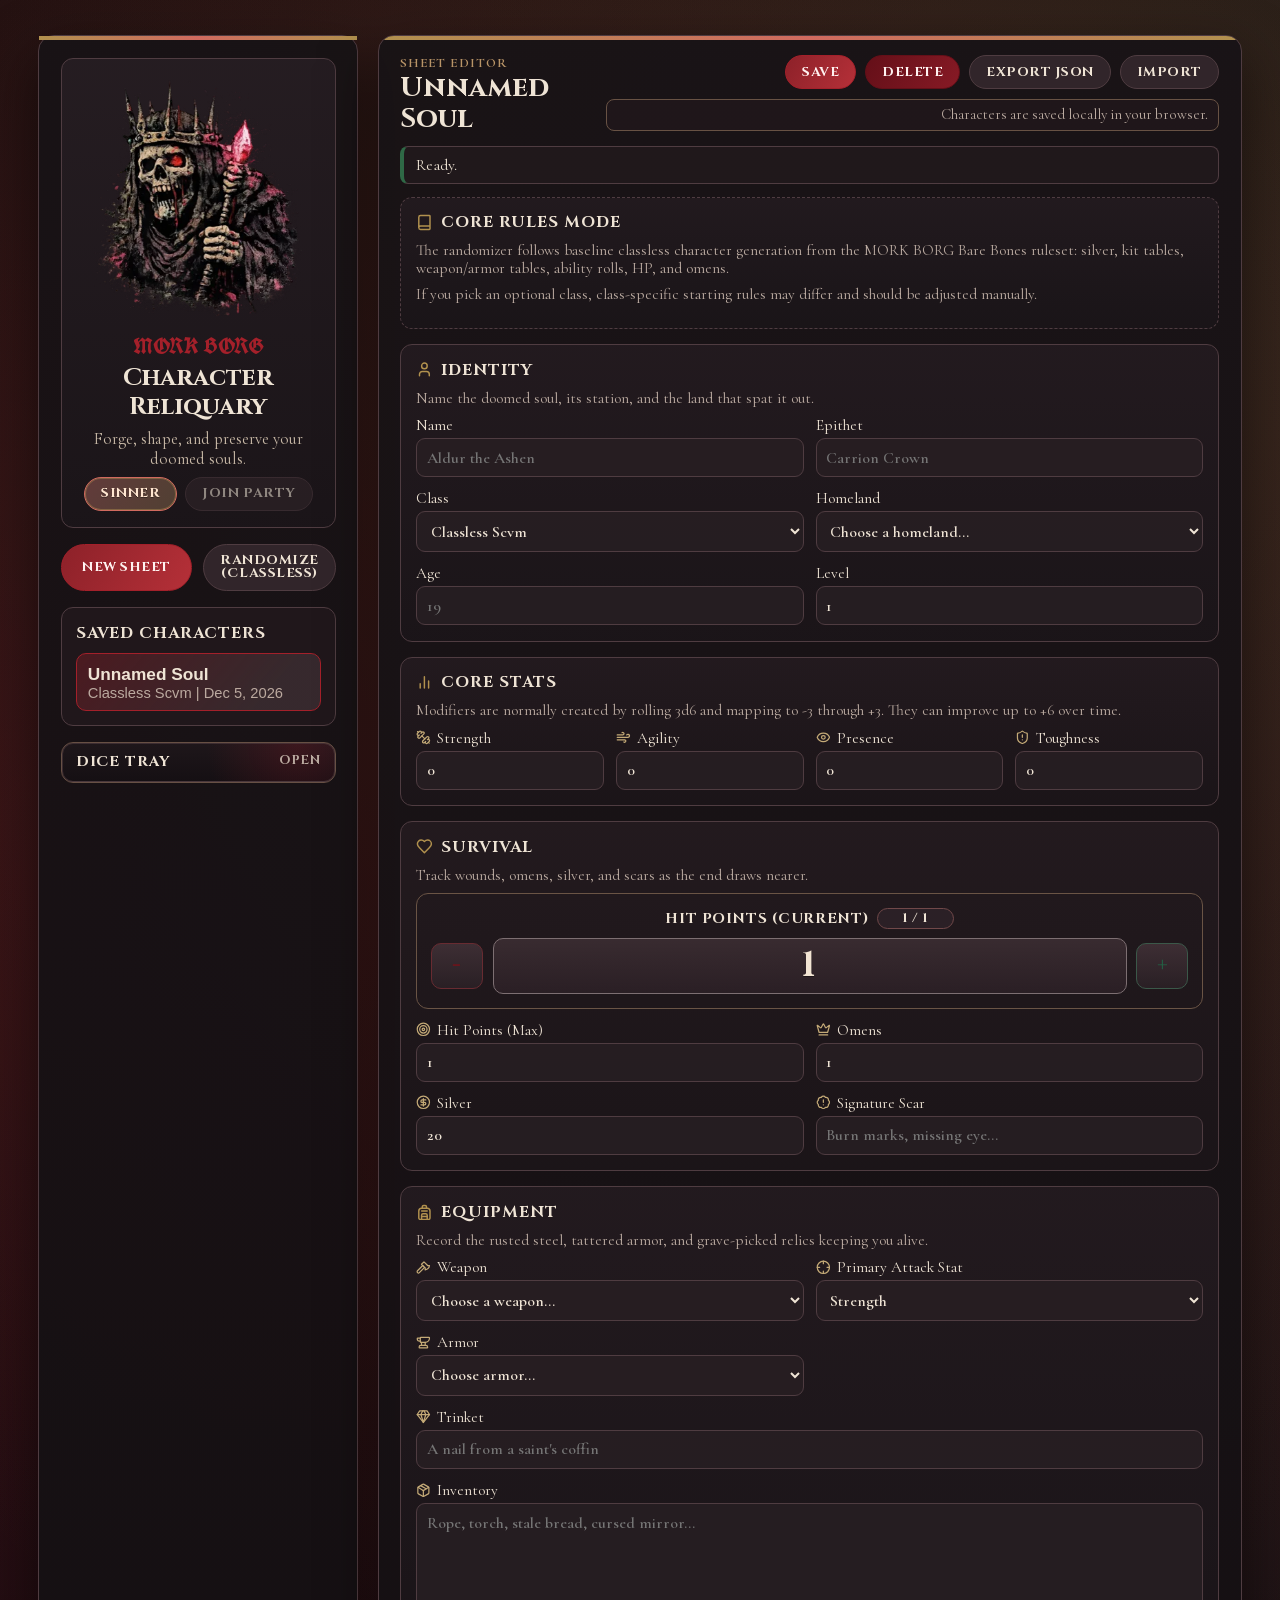
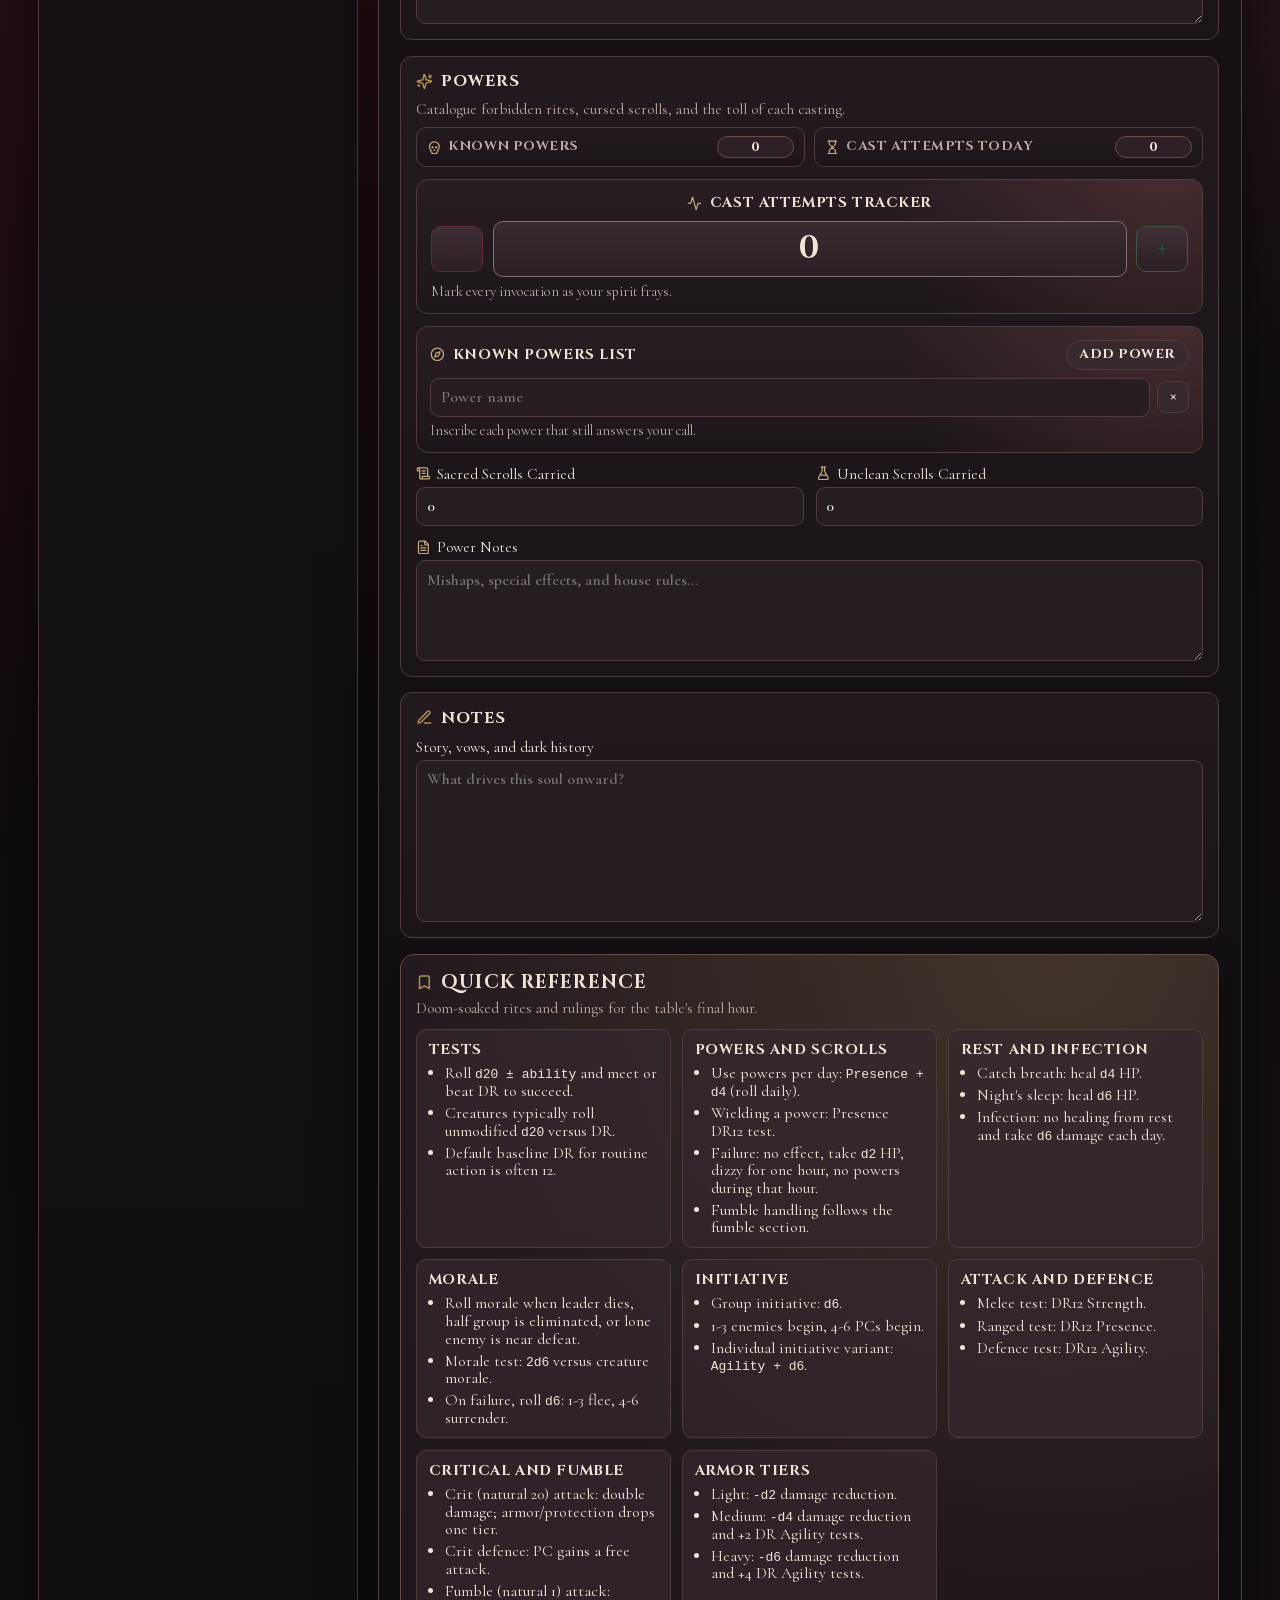
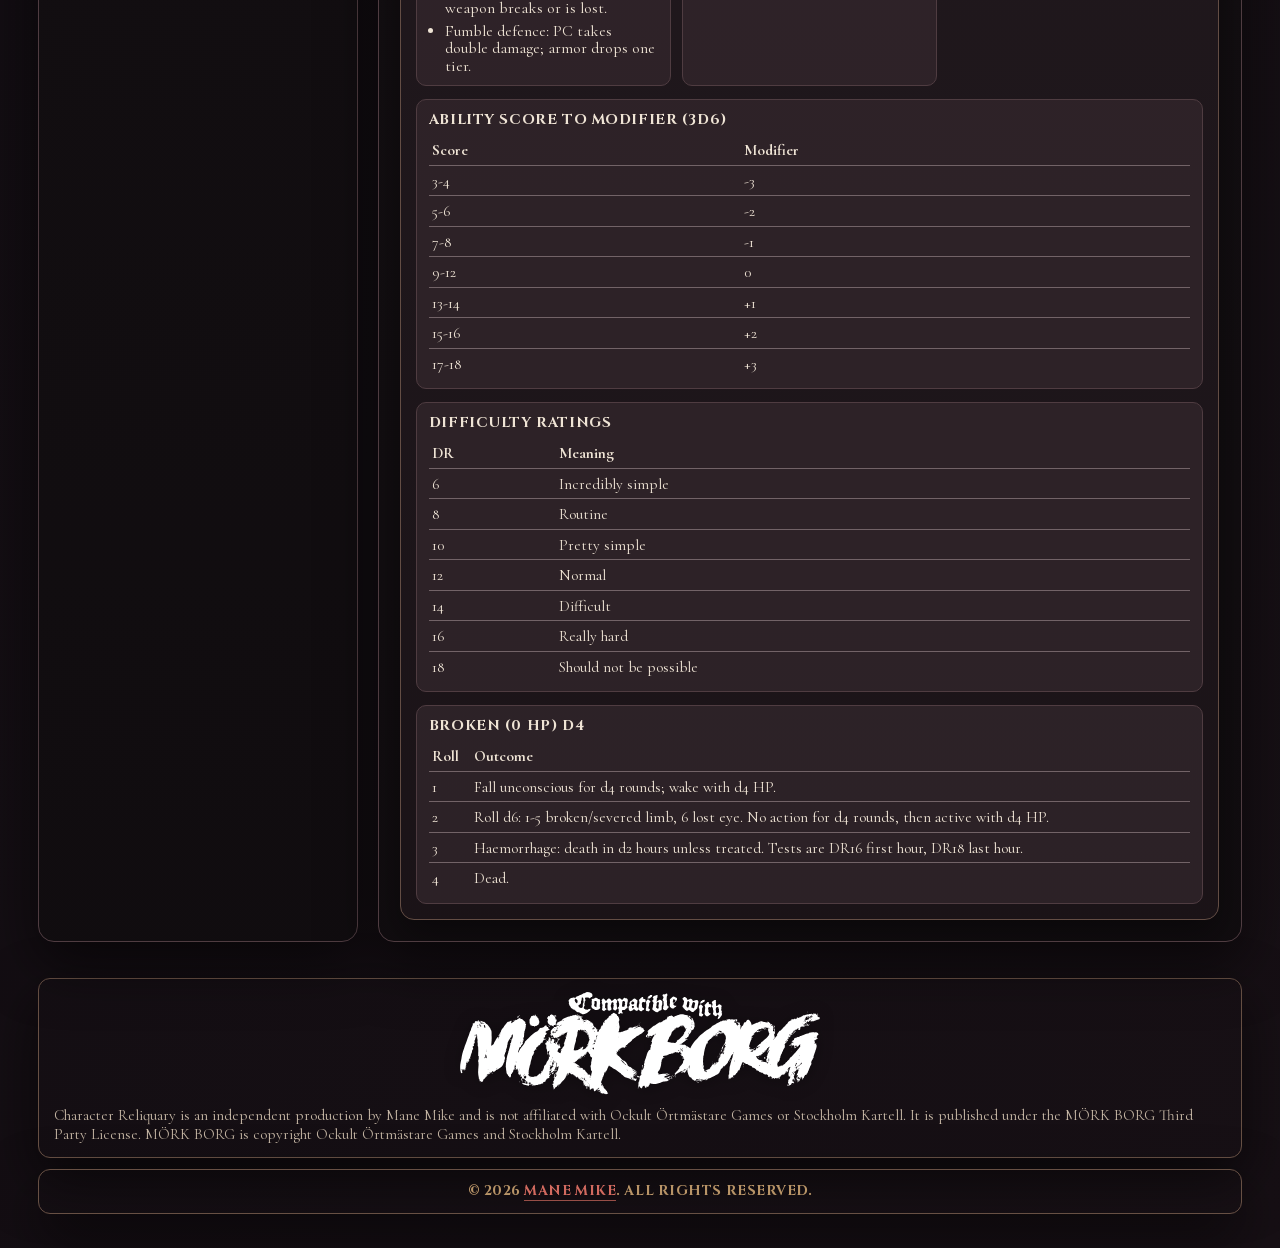
<file: index.html>
<!doctype html>
<html lang="en">

<head>
  <meta charset="UTF-8" />
  <meta name="viewport" content="width=device-width, initial-scale=1.0" />
  <title>MORK BORG Character Sheet Generator | Character Reliquary</title>
  <meta name="description"
    content="Generate, edit, and store MORK BORG character sheets in Character Reliquary. Randomize classless builds, track stats, and export JSON backups." />
  <meta name="robots" content="index,follow,max-snippet:-1,max-image-preview:large,max-video-preview:-1" />
  <link rel="canonical" href="https://character-reliquary.manemike.com/" />
  <link rel="icon" type="image/webp" href="assets/logos/CRLogo.webp" />
  <meta property="og:locale" content="en_US" />
  <meta property="og:type" content="website" />
  <meta property="og:site_name" content="Character Reliquary" />
  <meta property="og:title" content="MORK BORG Character Sheet Generator | Character Reliquary" />
  <meta property="og:description"
    content="Generate, edit, and store MORK BORG character sheets in Character Reliquary. Randomize classless builds, track stats, and export JSON backups." />
  <meta property="og:url" content="https://character-reliquary.manemike.com/" />
  <meta property="og:image" content="https://character-reliquary.manemike.com/assets/logos/CRBanner.webp" />
  <meta property="og:image:alt" content="Character Reliquary banner art" />
  <meta name="twitter:card" content="summary_large_image" />
  <meta name="twitter:title" content="MORK BORG Character Sheet Generator | Character Reliquary" />
  <meta name="twitter:description"
    content="Generate, edit, and store MORK BORG character sheets in Character Reliquary. Randomize classless builds, track stats, and export JSON backups." />
  <meta name="twitter:image" content="https://character-reliquary.manemike.com/assets/logos/CRBanner.webp" />
  <meta name="twitter:image:alt" content="Character Reliquary banner art" />
  <script type="application/ld+json">
      {
        "@context": "https://schema.org",
        "@type": "WebApplication",
        "name": "Character Reliquary",
        "url": "https://character-reliquary.manemike.com/",
        "applicationCategory": "GameApplication",
        "operatingSystem": "Any",
        "description": "Generate, edit, and store MORK BORG character sheets in Character Reliquary. Randomize classless builds, track stats, and export JSON backups.",
        "inLanguage": "en-US",
        "author": {
          "@type": "Person",
          "name": "Mane Mike"
        },
        "creator": {
          "@type": "Person",
          "name": "Mane Mike"
        }
      }
    </script>
  <script>
    (() => {
      const key = "morkborg-reliquary.theme.v1";
      let theme = "dark";
      try {
        const saved = localStorage.getItem(key);
        if (saved === "light" || saved === "dark") {
          theme = saved;
        }
      } catch (_error) {
        theme = "dark";
      }
      document.documentElement.setAttribute("data-theme", theme);
    })();
  </script>
  <link rel="stylesheet" href="styles.css?v=20260225-cache-iter-1" />
</head>

<body>
  <div class="app-shell">
    <aside class="vault-panel">
      <div class="brand">
        <div class="brand-logo-wrap">
          <img class="brand-logo brand-logo-dark" src="assets/logos/CRLogo-desktop.webp"
            srcset="assets/logos/CRLogo-mobile.webp 302w, assets/logos/CRLogo-desktop.webp 806w"
            sizes="(max-width: 700px) 34vw, 13rem" alt="Character Reliquary logo" width="806" height="960"
            loading="eager" decoding="async" fetchpriority="high" />
          <img class="brand-logo brand-logo-light" src="assets/logos/CRLogoLight-desktop.webp"
            srcset="assets/logos/CRLogoLight-mobile.webp 302w, assets/logos/CRLogoLight-desktop.webp 806w"
            sizes="(max-width: 700px) 34vw, 13rem" alt="Character Reliquary logo" width="806" height="960"
            loading="eager" decoding="async" fetchpriority="high" />
        </div>
        <div class="brand-copy">
          <p class="brand-mark">MORK BORG</p>
          <div class="brand-title-row">
            <h1>Character Reliquary</h1>
          </div>
          <p class="brand-sub">Forge, shape, and preserve your doomed souls.</p>
          <div class="brand-quick-actions">
            <button id="theme-toggle" class="btn btn-ghost theme-toggle brand-theme-toggle" type="button"
              aria-pressed="true" aria-label="Switch theme" title="Switch theme">
              Sinner
            </button>
            <span class="brand-share-tooltip" title="Coming Soon">
              <button class="btn btn-ghost brand-share-btn" type="button" disabled aria-disabled="true" tabindex="-1">
                Join Party
              </button>
            </span>
          </div>
        </div>
      </div>

      <div class="vault-actions">
        <button id="new-character" class="btn btn-primary" type="button">
          New Sheet
        </button>
        <button id="random-character" class="btn btn-ghost" type="button">
          Randomize (Classless)
        </button>
      </div>

      <section class="vault-list-wrap">
        <h2>Saved Characters</h2>
        <p id="list-empty" class="muted">No saved characters yet.</p>
        <ul id="character-list" class="character-list"></ul>
      </section>

      <div id="dice-panel-desktop-slot" class="dice-panel-slot dice-panel-slot-desktop">
        <section id="dice-panel" class="dice-panel" data-collapsed="true">
          <button id="dice-toggle" class="dice-toggle" type="button" aria-expanded="false"
            aria-controls="dice-panel-body">
            <span>Dice Tray</span>
            <span class="dice-toggle-hint">Open</span>
          </button>

          <div id="dice-panel-body" class="dice-panel-body" hidden>
            <div id="dice-preview-host" class="dice-preview-host" aria-hidden="true">
              <canvas id="dice-preview-canvas" aria-label="3D preview dice canvas" hidden></canvas>
              <div id="dice-fallback" class="dice-fallback" hidden></div>
            </div>

            <div class="dice-chip-row" aria-label="Quick dice">
              <button type="button" class="dice-chip" data-dice-chip="d2" aria-pressed="false">d2</button>
              <button type="button" class="dice-chip" data-dice-chip="d4" aria-pressed="false">d4</button>
              <button type="button" class="dice-chip" data-dice-chip="d6" aria-pressed="false">d6</button>
              <button type="button" class="dice-chip" data-dice-chip="d8" aria-pressed="false">d8</button>
              <button type="button" class="dice-chip" data-dice-chip="d10" aria-pressed="false">d10</button>
              <button type="button" class="dice-chip" data-dice-chip="d12" aria-pressed="false">d12</button>
              <button type="button" class="dice-chip" data-dice-chip="d20" aria-pressed="false">d20</button>
              <button type="button" class="dice-chip" data-dice-chip="d100" aria-pressed="false">d100</button>
            </div>

            <div class="dice-controls">
              <button id="dice-roll-btn" class="btn btn-primary dice-roll-btn" type="button">
                Roll d20
              </button>
              <button id="dice-clear-btn" class="btn btn-ghost dice-clear-btn" type="button">
                Clear
              </button>
            </div>

            <p id="dice-status" class="dice-status" role="status" aria-live="polite">
              Dice tray ready.
            </p>

            <section class="dice-history-wrap">
              <h4>Last 10 Rolls</h4>
              <ul id="dice-history" class="dice-history"></ul>
              <button id="dice-purge-btn" class="btn btn-danger dice-purge-btn" type="button">
                Purge The Ledgers
              </button>
            </section>

            <details id="dice-advanced" class="dice-advanced">
              <summary>Advanced</summary>
              <div class="dice-advanced-grid">
                <label class="dice-switch-label" for="dice-force-2d">
                  <input id="dice-force-2d" type="checkbox" />
                  Force 2D Fallback
                </label>
                <label class="dice-switch-label" for="dice-low-performance">
                  <input id="dice-low-performance" type="checkbox" />
                  Low Performance
                </label>
              </div>
            </details>
          </div>
        </section>
      </div>
    </aside>

    <main class="sheet-panel">
      <header class="sheet-header">
        <div>
          <p class="section-kicker">Sheet Editor</p>
          <h2 class="sheet-title-row"><span id="sheet-title">Unnamed Soul</span></h2>
        </div>

        <div class="header-actions">
          <button id="save-character" class="btn btn-primary" type="button">
            Save
          </button>
          <button id="delete-character" class="btn btn-danger" type="button">
            Delete
          </button>
          <button id="export-character" class="btn btn-ghost" type="button">
            Export JSON
          </button>
          <button id="import-character" class="btn btn-ghost" type="button">
            Import
          </button>
          <input id="import-file" type="file" accept=".json" hidden />
          <p class="header-actions-note">Characters are saved locally in your browser.</p>
        </div>
      </header>

      <p id="status" class="status">Ready.</p>

      <form id="character-form" autocomplete="off">
        <section class="sheet-section rules-section">
          <h3 class="heading-with-icon">
            <i class="heading-lucide" data-lucide="book" aria-hidden="true"></i>
            <span>Core Rules Mode</span>
          </h3>
          <p class="field-help">
            The randomizer follows baseline classless character generation from the MORK BORG
            Bare Bones ruleset: silver, kit tables, weapon/armor tables, ability rolls, HP, and
            omens.
          </p>
          <p class="field-help">
            If you pick an optional class, class-specific starting rules may differ and should be
            adjusted manually.
          </p>
        </section>

        <section class="sheet-section">
          <h3 class="heading-with-icon">
            <i class="heading-lucide" data-lucide="user" aria-hidden="true"></i>
            <span>Identity</span>
          </h3>
          <p class="field-help">Name the doomed soul, its station, and the land that spat it out.</p>
          <div class="fields two-col">
            <label>
              Name
              <input id="name" maxlength="60" placeholder="Aldur the Ashen" />
            </label>
            <label>
              Epithet
              <input id="epithet" list="epithet-options" maxlength="80" placeholder="Carrion Crown" />
              <datalist id="epithet-options">
                <option value="Bearer of Rotten Light"></option>
                <option value="Saint of Ruined Bells"></option>
                <option value="Sworn to the Last Dusk"></option>
                <option value="Pilgrim of the Burning Mire"></option>
                <option value="Keeper of Splintered Teeth"></option>
                <option value="Witness to the Black Sun"></option>
                <option value="Vagrant of Broken Relics"></option>
                <option value="Herald of the Pale Feast"></option>
                <option value="Ash-Crowned Graverobber"></option>
                <option value="Bell-Toll Penitent"></option>
              </datalist>
            </label>
            <label>
              Class
              <select id="className">
                <option value="Classless Scvm">Classless Scvm</option>
                <option value="Fanged Deserter">Fanged Deserter</option>
                <option value="Gutterborn Scum">Gutterborn Scum</option>
                <option value="Esoteric Hermit">Esoteric Hermit</option>
                <option value="Wretched Royalty">Wretched Royalty</option>
                <option value="Heretical Priest">Heretical Priest</option>
                <option value="Occult Herbmaster">Occult Herbmaster</option>
                <option value="Pale One">Pale One</option>
                <option value="Child of the Swamp">Child of the Swamp</option>
                <option value="Other">Other / Homebrew</option>
              </select>
            </label>
            <label>
              Homeland
              <select id="homeland">
                <option value="">Choose a homeland...</option>
                <option value="Grift">Grift</option>
                <option value="Kerguz">Kerguz</option>
                <option value="Sarkash">Sarkash</option>
                <option value="Tveland">Tveland</option>
                <option value="Bergen Chrypt">Bergen Chrypt</option>
                <option value="Galgenbeck outskirts">Galgenbeck outskirts</option>
                <option value="Valley of the Unfortunate Undead">
                  Valley of the Unfortunate Undead
                </option>
                <option value="A nameless plague village">A nameless plague village</option>
                <option value="An unmarked battlefield">An unmarked battlefield</option>
                <option value="A ruined monastery">A ruined monastery</option>
              </select>
            </label>
            <label>
              Age
              <input id="age" type="number" min="8" max="120" step="1" placeholder="19" />
            </label>
            <label>
              Level
              <input id="level" type="number" min="1" max="20" step="1" />
            </label>
          </div>
        </section>

        <section class="sheet-section">
          <h3 class="heading-with-icon">
            <i class="heading-lucide" data-lucide="bar-chart-2" aria-hidden="true"></i>
            <span>Core Stats</span>
          </h3>
          <p class="field-help">
            Modifiers are normally created by rolling 3d6 and mapping to -3 through +3. They can
            improve up to +6 over time.
          </p>
          <div class="fields stat-grid">
            <label>
              <span class="label-with-icon">
                <i class="stat-lucide" data-lucide="dumbbell" aria-hidden="true"></i>
                <span>Strength</span>
              </span>
              <input id="strength" type="number" min="-3" max="6" step="1" />
            </label>
            <label>
              <span class="label-with-icon">
                <i class="stat-lucide" data-lucide="wind" aria-hidden="true"></i>
                <span>Agility</span>
              </span>
              <input id="agility" type="number" min="-3" max="6" step="1" />
            </label>
            <label>
              <span class="label-with-icon">
                <i class="stat-lucide" data-lucide="eye" aria-hidden="true"></i>
                <span>Presence</span>
              </span>
              <input id="presence" type="number" min="-3" max="6" step="1" />
            </label>
            <label>
              <span class="label-with-icon">
                <i class="stat-lucide" data-lucide="shield-alert" aria-hidden="true"></i>
                <span>Toughness</span>
              </span>
              <input id="toughness" type="number" min="-3" max="6" step="1" />
            </label>
          </div>
        </section>

        <section class="sheet-section">
          <h3 class="heading-with-icon">
            <i class="heading-lucide" data-lucide="heart" aria-hidden="true"></i>
            <span>Survival</span>
          </h3>
          <p class="field-help">Track wounds, omens, silver, and scars as the end draws nearer.</p>
          <div class="fields two-col">
            <article class="power-tracker-card hp-tracker-card span-2" id="hp-current-card">
              <div class="power-tracker-head">
                <h4>Hit Points (Current)</h4>
                <output id="hp-current-counter" class="tracker-count">1 / 1</output>
              </div>
              <div class="tracker-controls">
                <button class="tracker-btn tracker-btn-minus" type="button" data-hp-action="decrement"
                  aria-label="Decrease current hit points">
                  -
                </button>
                <output id="hp-current-display" class="tracker-value hp-tracker-value">
                  <span id="hp-current-value">1</span>
                  <span id="hp-current-skull" class="hp-current-skull" hidden aria-hidden="true">☠</span>
                </output>
                <button class="tracker-btn tracker-btn-plus" type="button" data-hp-action="increment"
                  aria-label="Increase current hit points">
                  +
                </button>
              </div>
              <p id="hp-current-hint" class="tracker-hint" hidden>Current HP cannot exceed Max HP.</p>
              <input id="hpCurrent" type="number" min="0" max="30" step="1" hidden aria-hidden="true" />
            </article>
            <label>
              <span class="label-with-icon">
                <i class="stat-lucide" data-lucide="target" aria-hidden="true"></i>
                <span>Hit Points (Max)</span>
              </span>
              <input id="hpMax" type="number" min="1" max="30" step="1" />
            </label>
            <label>
              <span class="label-with-icon">
                <i class="stat-lucide" data-lucide="crown" aria-hidden="true"></i>
                <span>Omens</span>
              </span>
              <input id="omens" type="number" min="0" max="9" step="1" />
            </label>
            <label>
              <span class="label-with-icon">
                <i class="stat-lucide" data-lucide="circle-dollar-sign" aria-hidden="true"></i>
                <span>Silver</span>
              </span>
              <input id="silver" type="number" min="0" max="9999" step="1" />
            </label>
            <label>
              <span class="label-with-icon">
                <i class="stat-lucide" data-lucide="badge-alert" aria-hidden="true"></i>
                <span>Signature Scar</span>
              </span>
              <input id="scars" maxlength="120" placeholder="Burn marks, missing eye..." />
            </label>
          </div>
        </section>

        <section class="sheet-section">
          <h3 class="heading-with-icon">
            <i class="heading-lucide" data-lucide="backpack" aria-hidden="true"></i>
            <span>Equipment</span>
          </h3>
          <p class="field-help">
            Record the rusted steel, tattered armor, and grave-picked relics keeping you alive.
          </p>
          <div class="fields two-col">
            <label>
              <span class="label-with-icon">
                <i class="stat-lucide" data-lucide="axe" aria-hidden="true"></i>
                <span>Weapon</span>
              </span>
              <select id="weapon">
                <option value="">Choose a weapon...</option>
                <option value="Unarmed (d2)">Unarmed (d2)</option>
                <option value="Femur (d4)">Femur (d4)</option>
                <option value="Staff (d4)">Staff (d4)</option>
                <option value="Shortsword (d4)">Shortsword (d4)</option>
                <option value="Knife (d4)">Knife (d4)</option>
                <option value="Warhammer (d6)">Warhammer (d6)</option>
                <option value="Sword (d6)">Sword (d6)</option>
                <option value="Bow (d6, Presence + 10 arrows)">
                  Bow (d6, Presence + 10 arrows)
                </option>
                <option value="Flail (d8)">Flail (d8)</option>
                <option value="Crossbow (d8, Presence + 10 bolts)">
                  Crossbow (d8, Presence + 10 bolts)
                </option>
                <option value="Zweihander (d10)">Zweihander (d10)</option>
                <option value="__custom__">Custom weapon...</option>
              </select>
            </label>
            <label id="weapon-custom-name-wrap" class="is-hidden" hidden>
              Custom Weapon Name
              <input id="weaponCustomName" maxlength="80" placeholder="Hooked chainblade" disabled />
            </label>
            <label id="weapon-custom-die-wrap" class="is-hidden" hidden>
              Custom Weapon Damage Die (dX)
              <input id="weaponCustomDie" type="number" min="2" max="20" step="1" disabled />
            </label>
            <label>
              <span class="label-with-icon">
                <i class="stat-lucide" data-lucide="crosshair" aria-hidden="true"></i>
                <span>Primary Attack Stat</span>
              </span>
              <select id="attack">
                <option value="Strength">Strength</option>
                <option value="Presence">Presence</option>
                <option value="Strength or Presence">Strength or Presence</option>
              </select>
            </label>
            <label>
              <span class="label-with-icon">
                <i class="stat-lucide" data-lucide="anvil" aria-hidden="true"></i>
                <span>Armor</span>
              </span>
              <select id="armor">
                <option value="">Choose armor...</option>
                <option value="No armor">No armor</option>
                <option value="Light armor (-d2 damage)">Light armor (-d2 damage)</option>
                <option value="Medium armor (-d4 damage, DR +2 Agility tests)">
                  Medium armor (-d4 damage, DR +2 Agility tests)
                </option>
                <option value="Heavy armor (-d6 damage, DR +4 Agility tests)">
                  Heavy armor (-d6 damage, DR +4 Agility tests)
                </option>
                <option value="Shield (-1 damage or break to ignore one attack)">
                  Shield (-1 damage or break to ignore one attack)
                </option>
                <option value="__custom__">Custom armor...</option>
              </select>
            </label>
            <label id="armor-custom-name-wrap" class="is-hidden" hidden>
              Custom Armor Name
              <input id="armorCustomName" maxlength="80" placeholder="Barbed lamellar" disabled />
            </label>
            <label id="armor-custom-die-wrap" class="is-hidden" hidden>
              Custom Armor Reduction Die (dX)
              <input id="armorCustomDie" type="number" min="2" max="20" step="1" disabled />
            </label>
            <label class="span-2">
              <span class="label-with-icon">
                <i class="stat-lucide" data-lucide="gem" aria-hidden="true"></i>
                <span>Trinket</span>
              </span>
              <input id="trinket" list="trinket-options" maxlength="120" placeholder="A nail from a saint's coffin" />
              <datalist id="trinket-options">
                <option value="A tooth carved with scripture"></option>
                <option value="A key with no known lock"></option>
                <option value="A mirror shard showing another face"></option>
                <option value="A bell that rings only underwater"></option>
                <option value="A vial of grave dirt and silver filings"></option>
                <option value="A saint's fingerbone wrapped in linen"></option>
                <option value="A black coin stamped with a blind eye"></option>
                <option value="A prayer strip sewn into skin"></option>
                <option value="A rusted knucklebone reliquary"></option>
                <option value="A tiny iron idol missing its head"></option>
              </datalist>
            </label>
            <label class="span-2">
              <span class="label-with-icon">
                <i class="stat-lucide" data-lucide="package" aria-hidden="true"></i>
                <span>Inventory</span>
              </span>
              <textarea id="inventory" rows="5" placeholder="Rope, torch, stale bread, cursed mirror..."></textarea>
            </label>
          </div>
        </section>

        <section class="sheet-section">
          <h3 class="heading-with-icon">
            <i class="heading-lucide" data-lucide="sparkles" aria-hidden="true"></i>
            <span>Powers</span>
          </h3>
          <p class="field-help">Catalogue forbidden rites, cursed scrolls, and the toll of each casting.</p>
          <div class="fields two-col">
            <div class="power-summary span-2">
              <article class="power-summary-chip">
                <span class="power-summary-label label-with-icon">
                  <i class="stat-lucide" data-lucide="skull" aria-hidden="true"></i>
                  <span>Known Powers</span>
                </span>
                <output id="powers-known-counter" class="tracker-count">0</output>
              </article>
              <article class="power-summary-chip">
                <span class="power-summary-label label-with-icon">
                  <i class="stat-lucide" data-lucide="hourglass" aria-hidden="true"></i>
                  <span>Cast Attempts Today</span>
                </span>
                <output id="powers-cast-counter" class="tracker-count">0</output>
              </article>
            </div>
            <div class="power-trackers power-trackers-single span-2">
              <article class="power-tracker-card" id="powers-cast-card">
                <div class="power-tracker-head">
                  <h4 class="heading-with-icon">
                    <i class="stat-lucide" data-lucide="activity" aria-hidden="true"></i>
                    <span>Cast Attempts Tracker</span>
                  </h4>
                </div>
                <div class="tracker-controls">
                  <button class="tracker-btn tracker-btn-minus" type="button" data-power-action="decrement"
                    data-power-target="cast" aria-label="Decrease cast attempts">
                    -
                  </button>
                  <output id="powers-cast-display" class="tracker-value">0</output>
                  <button class="tracker-btn tracker-btn-plus" type="button" data-power-action="increment"
                    data-power-target="cast" aria-label="Increase cast attempts">
                    +
                  </button>
                </div>
                <p class="tracker-hint">Mark every invocation as your spirit frays.</p>
              </article>
            </div>
            <article class="known-powers-block span-2">
              <div class="known-powers-head">
                <h4 class="heading-with-icon">
                  <i class="stat-lucide" data-lucide="compass" aria-hidden="true"></i>
                  <span>Known Powers List</span>
                </h4>
                <button id="add-known-power" class="btn btn-ghost known-power-add" type="button">
                  Add Power
                </button>
              </div>
              <div id="known-powers-list" class="known-powers-list"></div>
              <p class="tracker-hint">Inscribe each power that still answers your call.</p>
            </article>
            <input id="powersKnownCount" type="number" min="0" max="99" step="1" hidden aria-hidden="true" />
            <input id="powersCastToday" type="number" min="0" step="1" hidden aria-hidden="true" />
            <textarea id="powersKnown" hidden aria-hidden="true"></textarea>
            <label>
              <span class="label-with-icon">
                <i class="stat-lucide" data-lucide="scroll-text" aria-hidden="true"></i>
                <span>Sacred Scrolls Carried</span>
              </span>
              <input id="sacredScrolls" type="number" min="0" max="99" step="1" />
            </label>
            <label>
              <span class="label-with-icon">
                <i class="stat-lucide" data-lucide="flask-conical" aria-hidden="true"></i>
                <span>Unclean Scrolls Carried</span>
              </span>
              <input id="uncleanScrolls" type="number" min="0" max="99" step="1" />
            </label>
            <label class="span-2">
              <span class="label-with-icon">
                <i class="stat-lucide" data-lucide="file-text" aria-hidden="true"></i>
                <span>Power Notes</span>
              </span>
              <textarea id="powersNotes" rows="4" placeholder="Mishaps, special effects, and house rules..."></textarea>
            </label>
            <input id="powersKnownMarks" type="hidden" />
            <input id="powersCastMarks" type="hidden" />
          </div>
        </section>

        <section class="sheet-section">
          <h3 class="heading-with-icon">
            <i class="heading-lucide" data-lucide="pen-line" aria-hidden="true"></i>
            <span>Notes</span>
          </h3>
          <label>
            Story, vows, and dark history
            <textarea id="notes" rows="7" placeholder="What drives this soul onward?"></textarea>
          </label>
        </section>
      </form>

      <section class="reference-sheet">
        <h3 class="heading-with-icon">
          <i class="heading-lucide" data-lucide="bookmark" aria-hidden="true"></i>
          <span>Quick Reference</span>
        </h3>
        <p class="reference-kicker">Doom-soaked rites and rulings for the table's final hour.</p>

        <div class="reference-grid">
          <article class="reference-card">
            <h4>Tests</h4>
            <ul>
              <li>Roll <code>d20 ± ability</code> and meet or beat DR to succeed.</li>
              <li>Creatures typically roll unmodified <code>d20</code> versus DR.</li>
              <li>Default baseline DR for routine action is often 12.</li>
            </ul>
          </article>

          <article class="reference-card">
            <h4>Powers and Scrolls</h4>
            <ul>
              <li>Use powers per day: <code>Presence + d4</code> (roll daily).</li>
              <li>Wielding a power: Presence DR12 test.</li>
              <li>Failure: no effect, take <code>d2</code> HP, dizzy for one hour, no powers during that hour.</li>
              <li>Fumble handling follows the fumble section.</li>
            </ul>
          </article>

          <article class="reference-card">
            <h4>Rest and Infection</h4>
            <ul>
              <li>Catch breath: heal <code>d4</code> HP.</li>
              <li>Night's sleep: heal <code>d6</code> HP.</li>
              <li>Infection: no healing from rest and take <code>d6</code> damage each day.</li>
            </ul>
          </article>

          <article class="reference-card">
            <h4>Morale</h4>
            <ul>
              <li>Roll morale when leader dies, half group is eliminated, or lone enemy is near defeat.</li>
              <li>Morale test: <code>2d6</code> versus creature morale.</li>
              <li>On failure, roll <code>d6</code>: 1-3 flee, 4-6 surrender.</li>
            </ul>
          </article>

          <article class="reference-card">
            <h4>Initiative</h4>
            <ul>
              <li>Group initiative: <code>d6</code>.</li>
              <li>1-3 enemies begin, 4-6 PCs begin.</li>
              <li>Individual initiative variant: <code>Agility + d6</code>.</li>
            </ul>
          </article>

          <article class="reference-card">
            <h4>Attack and Defence</h4>
            <ul>
              <li>Melee test: DR12 Strength.</li>
              <li>Ranged test: DR12 Presence.</li>
              <li>Defence test: DR12 Agility.</li>
            </ul>
          </article>

          <article class="reference-card">
            <h4>Critical and Fumble</h4>
            <ul>
              <li>Crit (natural 20) attack: double damage; armor/protection drops one tier.</li>
              <li>Crit defence: PC gains a free attack.</li>
              <li>Fumble (natural 1) attack: weapon breaks or is lost.</li>
              <li>Fumble defence: PC takes double damage; armor drops one tier.</li>
            </ul>
          </article>

          <article class="reference-card">
            <h4>Armor Tiers</h4>
            <ul>
              <li>Light: <code>-d2</code> damage reduction.</li>
              <li>Medium: <code>-d4</code> damage reduction and +2 DR Agility tests.</li>
              <li>Heavy: <code>-d6</code> damage reduction and +4 DR Agility tests.</li>
            </ul>
          </article>
        </div>

        <div class="reference-table-wrap">
          <h4>Ability Score to Modifier (3d6)</h4>
          <table class="reference-table">
            <thead>
              <tr>
                <th>Score</th>
                <th>Modifier</th>
              </tr>
            </thead>
            <tbody>
              <tr>
                <td>3-4</td>
                <td>-3</td>
              </tr>
              <tr>
                <td>5-6</td>
                <td>-2</td>
              </tr>
              <tr>
                <td>7-8</td>
                <td>-1</td>
              </tr>
              <tr>
                <td>9-12</td>
                <td>0</td>
              </tr>
              <tr>
                <td>13-14</td>
                <td>+1</td>
              </tr>
              <tr>
                <td>15-16</td>
                <td>+2</td>
              </tr>
              <tr>
                <td>17-18</td>
                <td>+3</td>
              </tr>
            </tbody>
          </table>
        </div>

        <div class="reference-table-wrap">
          <h4>Difficulty Ratings</h4>
          <table class="reference-table">
            <thead>
              <tr>
                <th>DR</th>
                <th>Meaning</th>
              </tr>
            </thead>
            <tbody>
              <tr>
                <td>6</td>
                <td>Incredibly simple</td>
              </tr>
              <tr>
                <td>8</td>
                <td>Routine</td>
              </tr>
              <tr>
                <td>10</td>
                <td>Pretty simple</td>
              </tr>
              <tr>
                <td>12</td>
                <td>Normal</td>
              </tr>
              <tr>
                <td>14</td>
                <td>Difficult</td>
              </tr>
              <tr>
                <td>16</td>
                <td>Really hard</td>
              </tr>
              <tr>
                <td>18</td>
                <td>Should not be possible</td>
              </tr>
            </tbody>
          </table>
        </div>

        <div class="reference-table-wrap">
          <h4>Broken (0 HP) d4</h4>
          <table class="reference-table">
            <thead>
              <tr>
                <th>Roll</th>
                <th>Outcome</th>
              </tr>
            </thead>
            <tbody>
              <tr>
                <td>1</td>
                <td>Fall unconscious for d4 rounds; wake with d4 HP.</td>
              </tr>
              <tr>
                <td>2</td>
                <td>Roll d6: 1-5 broken/severed limb, 6 lost eye. No action for d4 rounds, then active with d4 HP.</td>
              </tr>
              <tr>
                <td>3</td>
                <td>Haemorrhage: death in d2 hours unless treated. Tests are DR16 first hour, DR18 last hour.</td>
              </tr>
              <tr>
                <td>4</td>
                <td>Dead.</td>
              </tr>
            </tbody>
          </table>
        </div>
      </section>
    </main>
  </div>

  <footer class="site-footer" aria-label="Legal and attribution">
    <div class="site-footer-wrap">
      <section class="footer-card footer-license">
        <img class="footer-license-logo" src="assets/logos/CompWith_MORKBORG_horiz.svg" alt="Compatible with MORK BORG"
          loading="lazy" decoding="async" />
        <p>
          Character Reliquary is an independent production by Mane Mike and is not affiliated
          with Ockult Örtmästare Games or Stockholm Kartell. It is published under the MÖRK
          BORG Third Party License. MÖRK BORG is copyright Ockult Örtmästare Games and Stockholm
          Kartell.
        </p>
      </section>
      <section class="footer-card footer-meta">
        <p>
          © <span id="footer-year"></span>
          <a href="https://manemike.com" target="_blank" rel="noopener noreferrer">Mane Mike</a>.
          All rights reserved.
        </p>
      </section>
    </div>
  </footer>

  <template id="character-item-template">
    <li>
      <button class="character-item" type="button">
        <span class="character-item-name"></span>
        <span class="character-item-meta"></span>
      </button>
    </li>
  </template>

  <div id="dice-viewport-overlay" class="dice-viewport-overlay" aria-hidden="true">
    <canvas id="dice-canvas" aria-label="3D dice canvas" hidden></canvas>
  </div>

  <script src="assets/vendor/lucide-0.468.0.min.js" defer></script>
  <script src="app.js?v=20260225-cache-iter-1" defer></script>
</body>

</html>
</file>
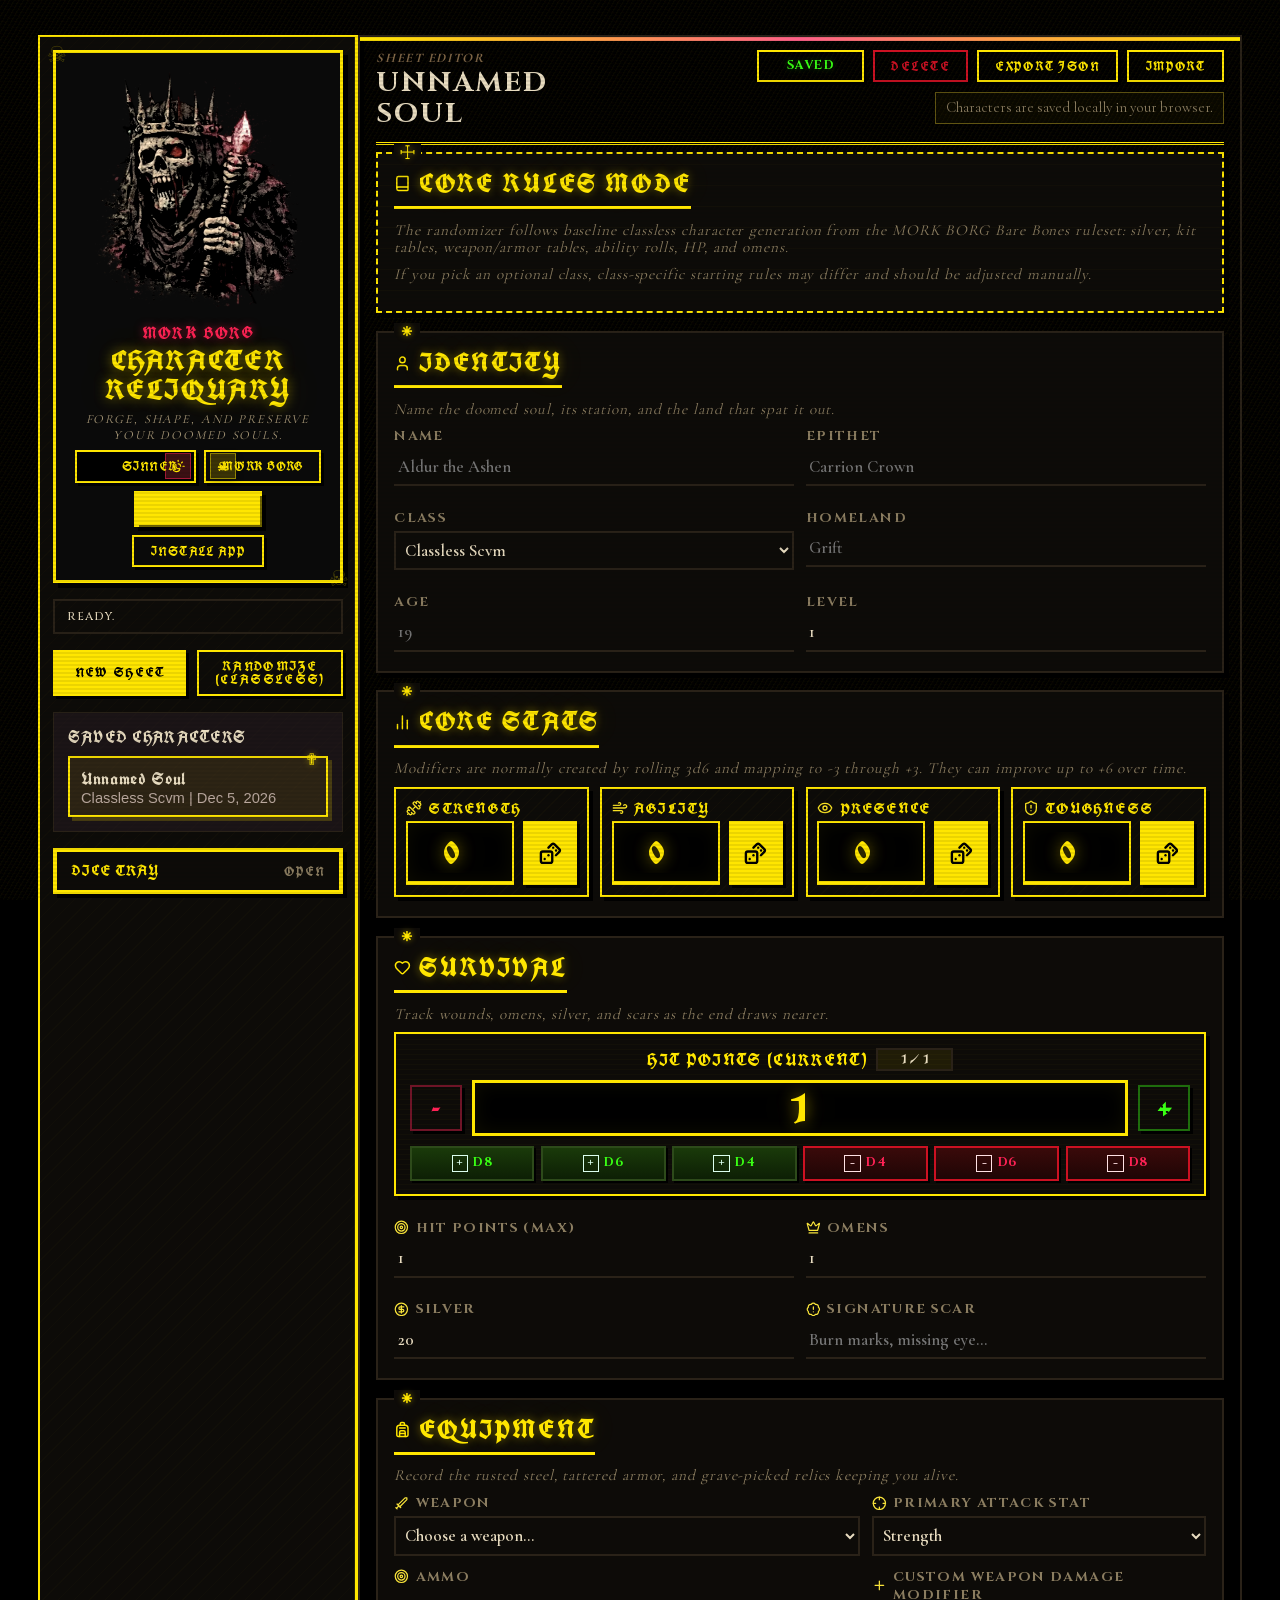
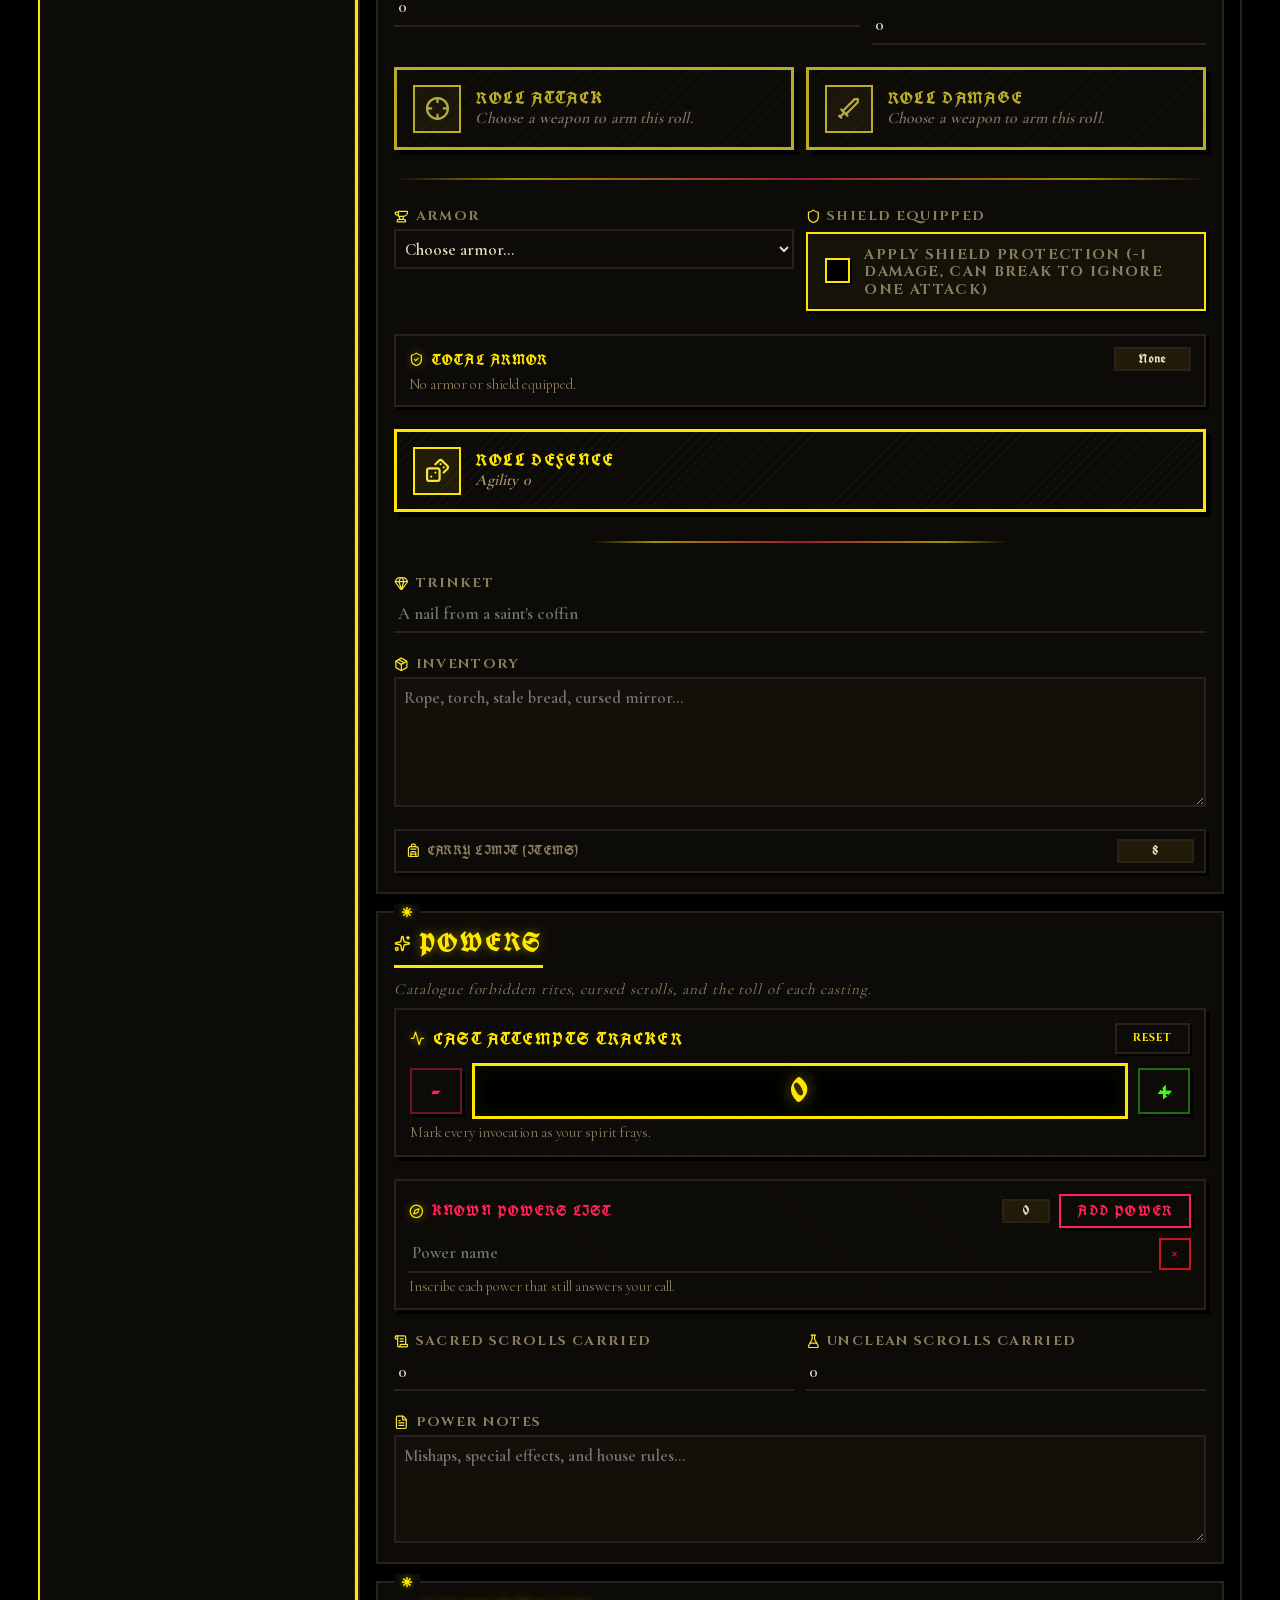
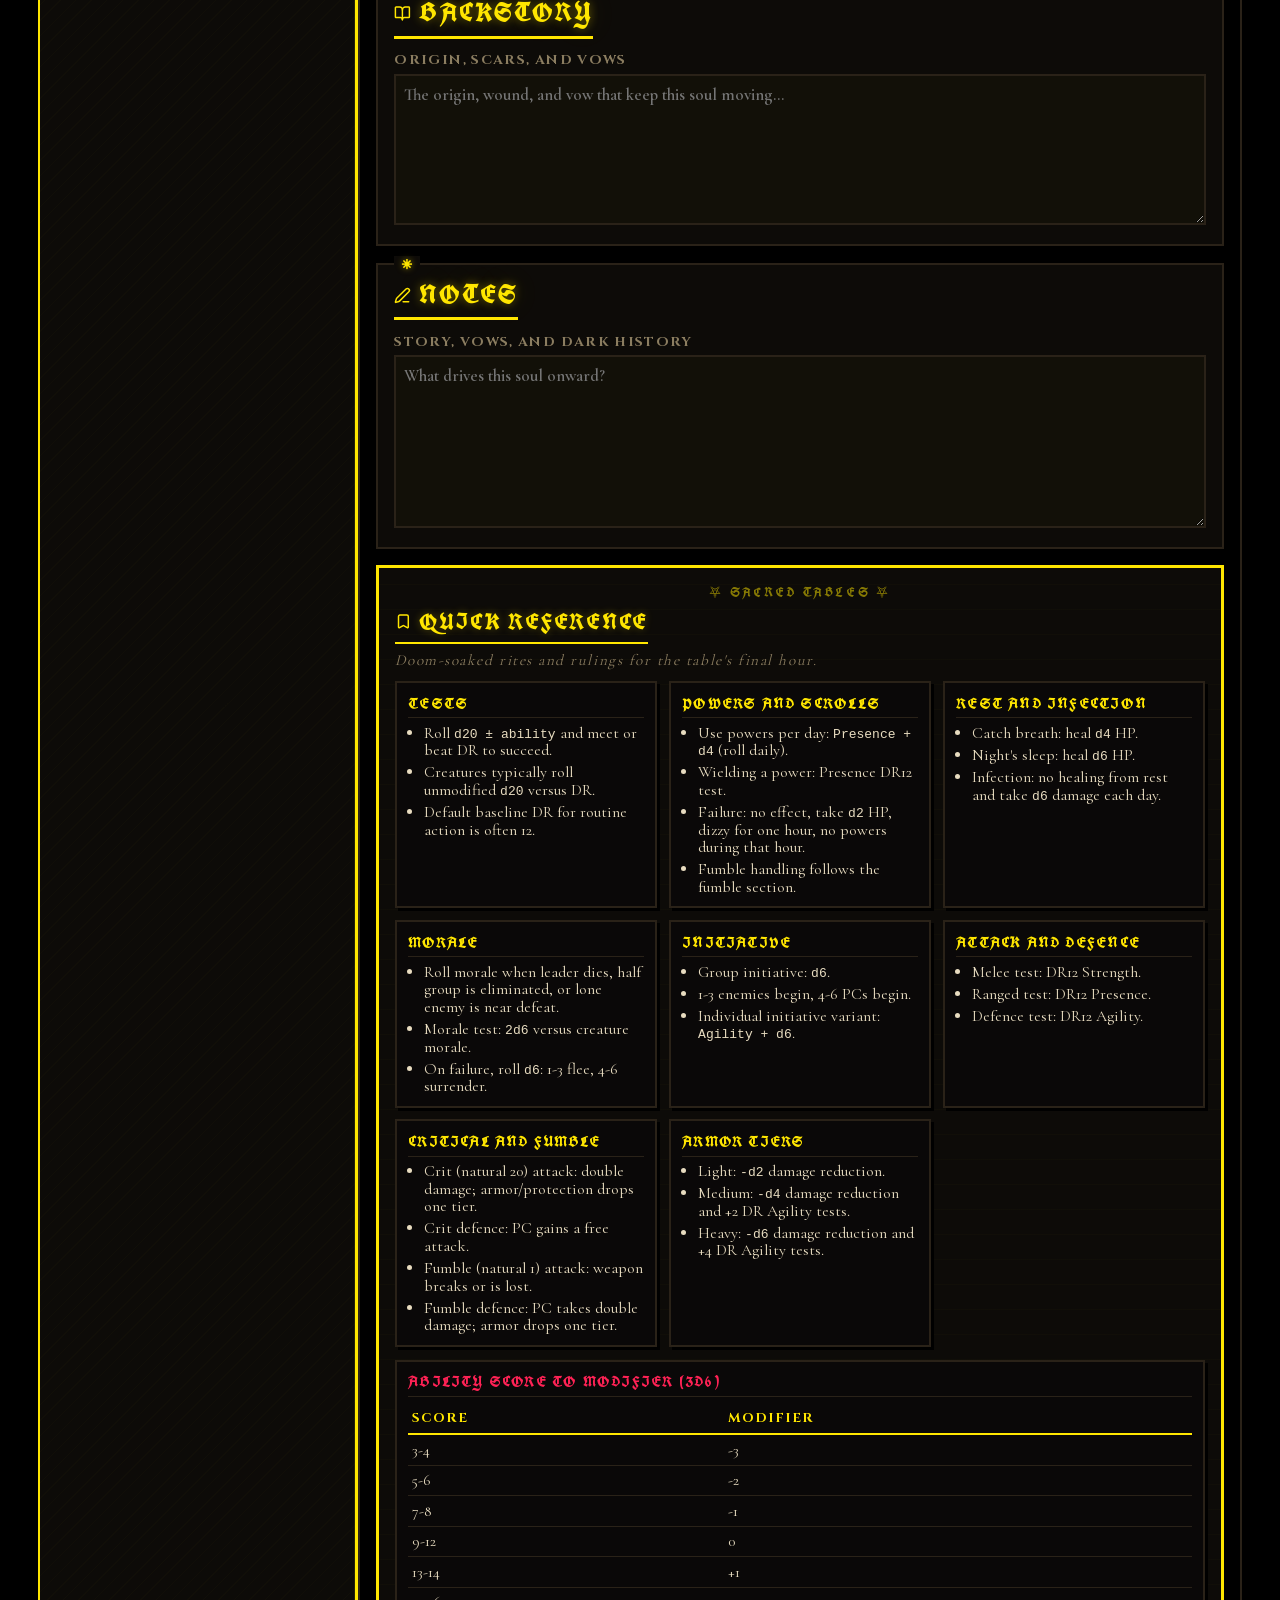
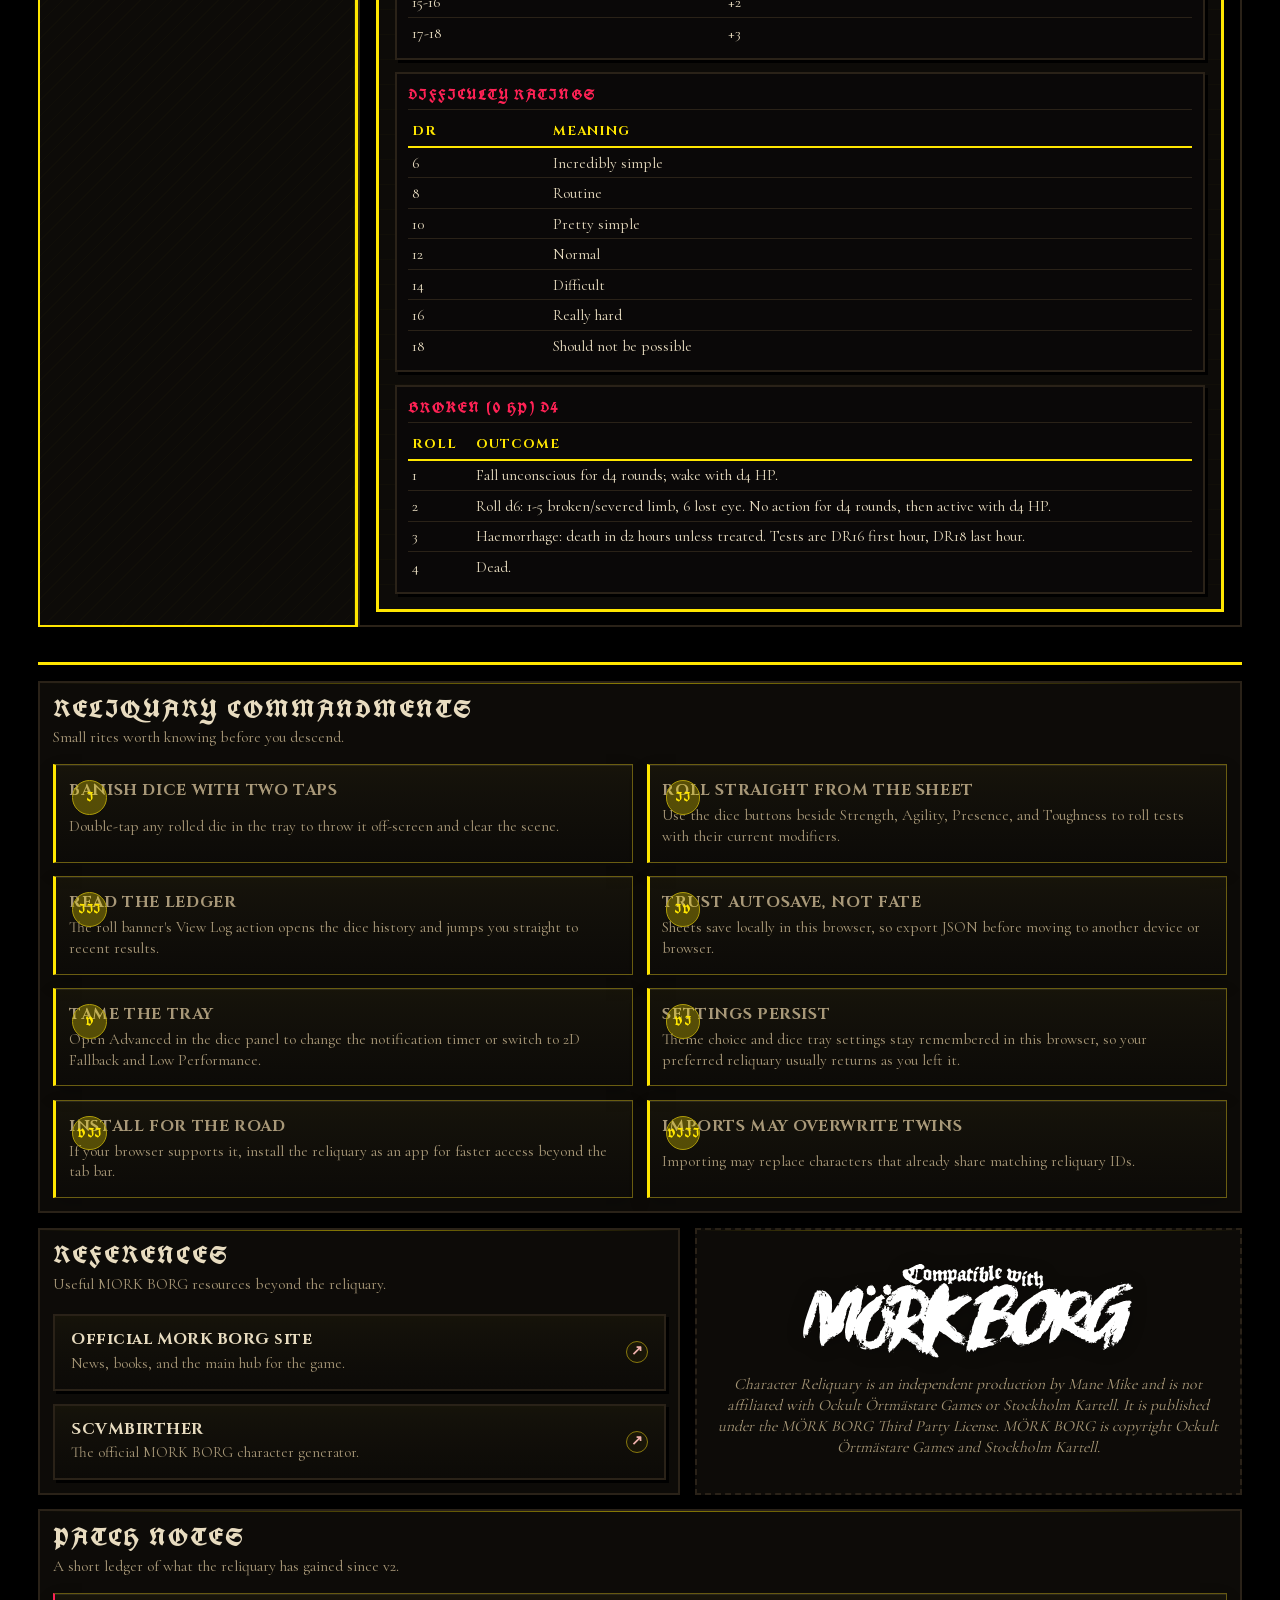
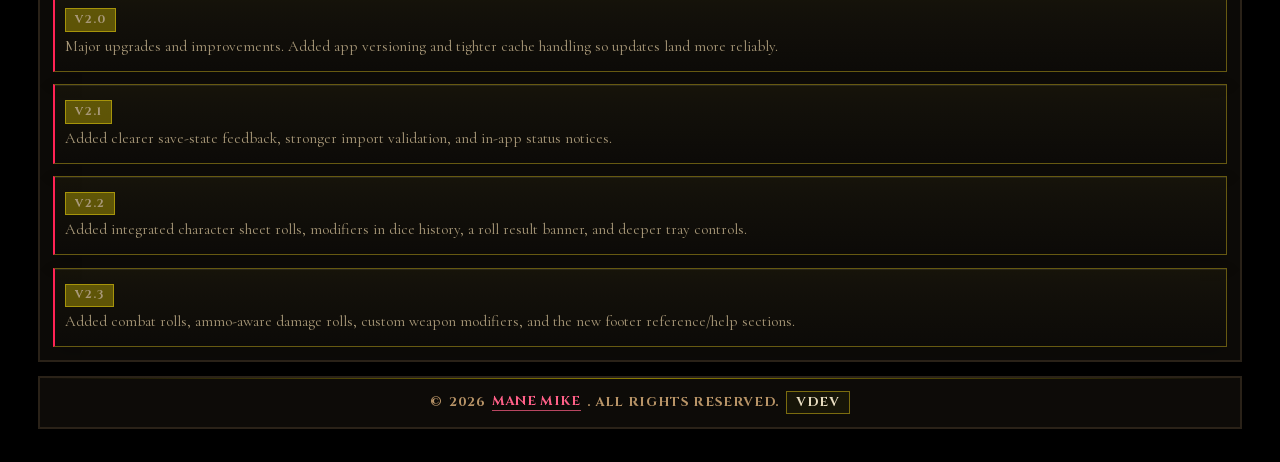
<file: public/index.html>
<!doctype html>
<html lang="en">

<head>
  <meta charset="UTF-8" />
  <meta name="viewport" content="width=device-width, initial-scale=1.0" />
  <meta http-equiv="Content-Security-Policy"
    content="default-src 'self'; script-src 'self' 'sha256-rhWmlvLJFRKJzymhoEOUZwun7pP+y8pGT35VsnEVZ4U='; style-src 'self' 'unsafe-inline'; img-src 'self' data: blob:; font-src 'self'; connect-src 'self'; worker-src 'self'; manifest-src 'self'; object-src 'none'; base-uri 'none'; form-action 'self'; frame-src 'none'" />
  <meta name="referrer" content="strict-origin-when-cross-origin" />
  <title>MORK BORG Character Sheet Generator | Character Reliquary</title>
  <meta name="description"
    content="Generate, edit, and store MORK BORG character sheets in Character Reliquary. Randomize classless builds, track stats, and export JSON backups." />
  <meta name="robots" content="index,follow,max-snippet:-1,max-image-preview:large,max-video-preview:-1" />
  <link rel="canonical" href="https://character-reliquary.manemike.com/" />
  <link rel="icon" type="image/webp" href="assets/logos/CRLogo.webp" />
  <link rel="apple-touch-icon" href="/assets/pwa/apple-touch-icon.png" />
  <link rel="manifest" href="/manifest.webmanifest" />
  <meta name="theme-color" content="#120e11" />
  <meta property="og:locale" content="en_US" />
  <meta property="og:type" content="website" />
  <meta property="og:site_name" content="Character Reliquary" />
  <meta property="og:title" content="MORK BORG Character Sheet Generator | Character Reliquary" />
  <meta property="og:description"
    content="Generate, edit, and store MORK BORG character sheets in Character Reliquary. Randomize classless builds, track stats, and export JSON backups." />
  <meta property="og:url" content="https://character-reliquary.manemike.com/" />
  <meta property="og:image" content="https://character-reliquary.manemike.com/assets/logos/CRBanner.webp" />
  <meta property="og:image:alt" content="Character Reliquary banner art" />
  <meta name="twitter:card" content="summary_large_image" />
  <meta name="twitter:title" content="MORK BORG Character Sheet Generator | Character Reliquary" />
  <meta name="twitter:description"
    content="Generate, edit, and store MORK BORG character sheets in Character Reliquary. Randomize classless builds, track stats, and export JSON backups." />
  <meta name="twitter:image" content="https://character-reliquary.manemike.com/assets/logos/CRBanner.webp" />
  <meta name="twitter:image:alt" content="Character Reliquary banner art" />
  <script type="application/ld+json">
      {
        "@context": "https://schema.org",
        "@type": "WebApplication",
        "name": "Character Reliquary",
        "url": "https://character-reliquary.manemike.com/",
        "applicationCategory": "GameApplication",
        "operatingSystem": "Any",
        "description": "Generate, edit, and store MORK BORG character sheets in Character Reliquary. Randomize classless builds, track stats, and export JSON backups.",
        "inLanguage": "en-US",
        "author": {
          "@type": "Person",
          "name": "Mane Mike"
        },
        "creator": {
          "@type": "Person",
          "name": "Mane Mike"
        }
      }
    </script>
  <script src="theme-init.js?v=20260305-csp-init-1"></script>
  <link rel="stylesheet" href="styles.css?v=20260307-reference-external-arrow-1" />
  <link id="morkborg-stylesheet" rel="stylesheet" href="styles-morkborg.css?v=20260314-morkborg-theme-1" />
</head>

<body>
  <div class="app-shell">
    <aside class="vault-panel">
      <div class="brand">
        <div class="brand-logo-wrap">
          <img class="brand-logo brand-logo-dark" src="assets/logos/CRLogo-desktop.webp"
            srcset="assets/logos/CRLogo-mobile.webp 302w, assets/logos/CRLogo-desktop.webp 806w"
            sizes="(max-width: 700px) 34vw, 13rem" alt="Character Reliquary logo" width="806" height="960"
            loading="eager" decoding="async" fetchpriority="high" />
          <img class="brand-logo brand-logo-light" src="assets/logos/CRLogoLight-desktop.webp"
            srcset="assets/logos/CRLogoLight-mobile.webp 302w, assets/logos/CRLogoLight-desktop.webp 806w"
            sizes="(max-width: 700px) 34vw, 13rem" alt="Character Reliquary logo" width="806" height="960"
            loading="eager" decoding="async" fetchpriority="high" />
        </div>
        <div class="brand-copy">
          <p class="brand-mark">MORK BORG</p>
          <div class="brand-title-row">
            <h1>Character Reliquary</h1>
          </div>
          <p class="brand-sub">Forge, shape, and preserve your doomed souls.</p>
          <div class="brand-quick-actions">
            <button id="theme-toggle" class="btn btn-ghost theme-toggle brand-theme-toggle" type="button" role="switch"
              aria-pressed="true" aria-checked="true" aria-label="Switch theme" title="Switch theme">
              <span class="theme-toggle-glyph" aria-hidden="true">
                <i class="stat-lucide theme-toggle-icon" data-lucide="sun-moon"></i>
              </span>
              <span class="theme-toggle-label">Sinner</span>
            </button>
            <button id="morkborg-toggle" class="btn btn-ghost brand-theme-toggle" type="button" role="switch"
              aria-pressed="true" aria-checked="true" aria-label="Toggle Mörk Borg theme"
              title="Toggle Mörk Borg theme">
              <span class="theme-toggle-glyph" aria-hidden="true">☠</span>
              <span class="theme-toggle-label">Mörk Borg</span>
            </button>
            <span id="join-party-tooltip" class="brand-share-tooltip" aria-label="Join Party coming soon" tabindex="0">
              <button class="btn btn-ghost brand-share-btn" type="button" disabled aria-disabled="true" tabindex="-1">
                Join Party
              </button>
              <span class="brand-share-tooltip-note" role="note">Coming Soon</span>
            </span>
            <button id="install-app" class="btn btn-ghost brand-install-btn" type="button"
              aria-label="Install app locally" title="Install app locally">
              Install App
            </button>
          </div>
        </div>
      </div>

      <p id="status" class="status" role="status" aria-live="polite">Ready.</p>

      <div class="vault-actions">
        <button id="new-character" class="btn btn-primary" type="button">
          New Sheet
        </button>
        <button id="random-character" class="btn btn-ghost" type="button">
          Randomize (Classless)
        </button>
      </div>

      <section class="vault-list-wrap">
        <h2>Saved Characters</h2>
        <p id="list-empty" class="muted">No saved characters yet.</p>
        <ul id="character-list" class="character-list"></ul>
      </section>

      <div id="dice-panel-desktop-slot" class="dice-panel-slot dice-panel-slot-desktop">
        <section id="dice-panel" class="dice-panel" data-collapsed="true">
          <button id="dice-toggle" class="dice-toggle" type="button" aria-expanded="false"
            aria-controls="dice-panel-body">
            <span>Dice Tray</span>
            <span class="dice-toggle-hint">Open</span>
          </button>

          <div id="dice-panel-body" class="dice-panel-body" hidden>
            <div id="dice-preview-host" class="dice-preview-host" aria-hidden="true">
              <canvas id="dice-preview-canvas" aria-label="3D preview dice canvas" hidden></canvas>
              <div id="dice-fallback" class="dice-fallback" hidden></div>
            </div>

            <div class="dice-chip-row" aria-label="Quick dice">
              <button type="button" class="dice-chip" data-dice-chip="d2" aria-pressed="false">d2</button>
              <button type="button" class="dice-chip" data-dice-chip="d4" aria-pressed="false">d4</button>
              <button type="button" class="dice-chip" data-dice-chip="d6" aria-pressed="false">d6</button>
              <button type="button" class="dice-chip" data-dice-chip="d8" aria-pressed="false">d8</button>
              <button type="button" class="dice-chip" data-dice-chip="d10" aria-pressed="false">d10</button>
              <button type="button" class="dice-chip" data-dice-chip="d12" aria-pressed="false">d12</button>
              <button type="button" class="dice-chip" data-dice-chip="d20" aria-pressed="false">d20</button>
              <button type="button" class="dice-chip" data-dice-chip="d100" aria-pressed="false">d100</button>
            </div>

            <div class="dice-controls">
              <button id="dice-roll-btn" class="btn btn-primary dice-roll-btn" type="button">
                Roll d20
              </button>
              <button id="dice-clear-btn" class="btn btn-ghost dice-clear-btn" type="button">
                Clear
              </button>
            </div>

            <p id="dice-status" class="dice-status" role="status" aria-live="polite">
              Dice tray ready.
            </p>

            <section class="dice-history-wrap">
              <h4>Last 10 Rolls</h4>
              <ul id="dice-history" class="dice-history"></ul>
              <button id="dice-purge-btn" class="btn btn-danger dice-purge-btn" type="button">
                Purge The Ledgers
              </button>
            </section>

            <details id="dice-advanced" class="dice-advanced">
              <summary>Advanced</summary>
              <div class="dice-advanced-grid">
                <label class="dice-switch-label" for="dice-force-2d">
                  <input id="dice-force-2d" type="checkbox" />
                  Force 2D Fallback
                </label>
                <label class="dice-switch-label" for="dice-low-performance">
                  <input id="dice-low-performance" type="checkbox" />
                  Low Performance
                </label>
                <label class="dice-setting-field" for="dice-banner-seconds">
                  <span class="dice-setting-label">Notification Timer</span>
                  <span class="dice-setting-input">
                    <input id="dice-banner-seconds" type="number" min="5" max="120" step="1" inputmode="numeric" />
                    <span class="dice-setting-suffix">seconds</span>
                  </span>
                </label>
              </div>
            </details>
          </div>
        </section>
      </div>
    </aside>

    <main class="sheet-panel">
      <header class="sheet-header">
        <div>
          <p class="section-kicker">Sheet Editor</p>
          <h2 class="sheet-title-row">
            <span id="sheet-title">Unnamed Soul</span>
            <span id="sheet-title-epithet" class="sheet-title-epithet" hidden></span>
          </h2>
        </div>

        <div class="header-actions">
          <button id="save-indicator" class="btn btn-ghost autosave-indicator" type="button" disabled
            aria-disabled="true" aria-live="polite" aria-atomic="true" tabindex="-1" title="Changes saved locally"
            data-state="saved">
            Saved
          </button>
          <button id="delete-character" class="btn btn-danger" type="button">
            Delete
          </button>
          <div class="header-actions-secondary">
            <button id="export-character" class="btn btn-ghost" type="button">
              Export JSON
            </button>
            <button id="import-character" class="btn btn-ghost" type="button">
              Import
            </button>
          </div>
          <input id="import-file" type="file" accept=".json" hidden />
          <p class="header-actions-note">Characters are saved locally in your browser.</p>
        </div>
      </header>

      <form id="character-form" autocomplete="off">
        <section class="sheet-section rules-section">
          <h3 class="heading-with-icon">
            <i class="heading-lucide" data-lucide="book" aria-hidden="true"></i>
            <span>Core Rules Mode</span>
          </h3>
          <p class="field-help">
            The randomizer follows baseline classless character generation from the MORK BORG
            Bare Bones ruleset: silver, kit tables, weapon/armor tables, ability rolls, HP, and
            omens.
          </p>
          <p class="field-help">
            If you pick an optional class, class-specific starting rules may differ and should be
            adjusted manually.
          </p>
        </section>

        <section class="sheet-section">
          <h3 class="heading-with-icon">
            <i class="heading-lucide" data-lucide="user" aria-hidden="true"></i>
            <span>Identity</span>
          </h3>
          <p class="field-help">Name the doomed soul, its station, and the land that spat it out.</p>
          <div class="fields two-col">
            <label>
              Name
              <input id="name" maxlength="60" placeholder="Aldur the Ashen" />
            </label>
            <label>
              Epithet
              <input id="epithet" list="epithet-options" maxlength="80" placeholder="Carrion Crown" />
              <datalist id="epithet-options">
                <option value="Bearer of Rotten Light"></option>
                <option value="Saint of Ruined Bells"></option>
                <option value="Sworn to the Last Dusk"></option>
                <option value="Pilgrim of the Burning Mire"></option>
                <option value="Keeper of Splintered Teeth"></option>
                <option value="Witness to the Black Sun"></option>
                <option value="Vagrant of Broken Relics"></option>
                <option value="Herald of the Pale Feast"></option>
                <option value="Ash-Crowned Graverobber"></option>
                <option value="Bell-Toll Penitent"></option>
              </datalist>
            </label>
            <label>
              Class
              <select id="className">
                <option value="Classless Scvm">Classless Scvm</option>
                <option value="Fanged Deserter">Fanged Deserter</option>
                <option value="Gutterborn Scum">Gutterborn Scum</option>
                <option value="Esoteric Hermit">Esoteric Hermit</option>
                <option value="Wretched Royalty">Wretched Royalty</option>
                <option value="Heretical Priest">Heretical Priest</option>
                <option value="Occult Herbmaster">Occult Herbmaster</option>
                <option value="Pale One">Pale One</option>
                <option value="Child of the Swamp">Child of the Swamp</option>
                <option value="Other">Other / Homebrew</option>
              </select>
            </label>
            <label>
              Homeland
              <input id="homeland" list="homeland-options" maxlength="80" placeholder="Grift" />
              <datalist id="homeland-options">
                <option value="Grift"></option>
                <option value="Kerguz"></option>
                <option value="Sarkash"></option>
                <option value="Tveland"></option>
                <option value="Bergen Chrypt"></option>
                <option value="Galgenbeck outskirts"></option>
                <option value="Valley of the Unfortunate Undead"></option>
                <option value="A nameless plague village"></option>
                <option value="An unmarked battlefield"></option>
                <option value="A ruined monastery"></option>
              </datalist>
            </label>
            <label>
              Age
              <input id="age" type="number" min="8" max="120" step="1" placeholder="19" />
            </label>
            <label>
              Level
              <input id="level" type="number" min="1" max="20" step="1" />
            </label>
          </div>
        </section>

        <section class="sheet-section">
          <h3 class="heading-with-icon">
            <i class="heading-lucide" data-lucide="bar-chart-2" aria-hidden="true"></i>
            <span>Core Stats</span>
          </h3>
          <p class="field-help">
            Modifiers are normally created by rolling 3d6 and mapping to -3 through +3. They can
            improve up to +6 over time.
          </p>
          <div class="fields stat-grid core-stats-grid">
            <div class="core-stat-field">
              <label class="label-with-icon" for="strength">
                <i class="stat-lucide" data-lucide="dumbbell" aria-hidden="true"></i>
                <span>Strength</span>
              </label>
              <div class="core-stat-controls">
                <input class="core-stat-input" id="strength" type="number" min="-3" max="6" step="1" />
                <button class="core-stat-roll-btn" type="button" data-core-stat-roll="strength"
                  aria-label="Roll Strength test" title="Roll Strength test">
                  <i class="core-stat-roll-icon" data-lucide="dices" aria-hidden="true"></i>
                </button>
              </div>
            </div>
            <div class="core-stat-field">
              <label class="label-with-icon" for="agility">
                <i class="stat-lucide" data-lucide="wind" aria-hidden="true"></i>
                <span>Agility</span>
              </label>
              <div class="core-stat-controls">
                <input class="core-stat-input" id="agility" type="number" min="-3" max="6" step="1" />
                <button class="core-stat-roll-btn" type="button" data-core-stat-roll="agility"
                  aria-label="Roll Agility test" title="Roll Agility test">
                  <i class="core-stat-roll-icon" data-lucide="dices" aria-hidden="true"></i>
                </button>
              </div>
            </div>
            <div class="core-stat-field">
              <label class="label-with-icon" for="presence">
                <i class="stat-lucide" data-lucide="eye" aria-hidden="true"></i>
                <span>Presence</span>
              </label>
              <div class="core-stat-controls">
                <input class="core-stat-input" id="presence" type="number" min="-3" max="6" step="1" />
                <button class="core-stat-roll-btn" type="button" data-core-stat-roll="presence"
                  aria-label="Roll Presence test" title="Roll Presence test">
                  <i class="core-stat-roll-icon" data-lucide="dices" aria-hidden="true"></i>
                </button>
              </div>
            </div>
            <div class="core-stat-field">
              <label class="label-with-icon" for="toughness">
                <i class="stat-lucide" data-lucide="shield-alert" aria-hidden="true"></i>
                <span>Toughness</span>
              </label>
              <div class="core-stat-controls">
                <input class="core-stat-input" id="toughness" type="number" min="-3" max="6" step="1" />
                <button class="core-stat-roll-btn" type="button" data-core-stat-roll="toughness"
                  aria-label="Roll Toughness test" title="Roll Toughness test">
                  <i class="core-stat-roll-icon" data-lucide="dices" aria-hidden="true"></i>
                </button>
              </div>
            </div>
          </div>
        </section>

        <section class="sheet-section">
          <h3 class="heading-with-icon">
            <i class="heading-lucide" data-lucide="heart" aria-hidden="true"></i>
            <span>Survival</span>
          </h3>
          <p class="field-help">Track wounds, omens, silver, and scars as the end draws nearer.</p>
          <div class="fields two-col">
            <article class="power-tracker-card hp-tracker-card span-2" id="hp-current-card">
              <div class="power-tracker-head">
                <h4>Hit Points (Current)</h4>
                <output id="hp-current-counter" class="tracker-count">1 / 1</output>
              </div>
              <div class="tracker-controls">
                <button class="tracker-btn tracker-btn-minus" type="button" data-hp-action="decrement"
                  aria-label="Decrease current hit points">
                  -
                </button>
                <output id="hp-current-display" class="tracker-value hp-tracker-value">
                  <span id="hp-current-value">1</span>
                  <span id="hp-current-skull" class="hp-current-skull" hidden aria-hidden="true">☠</span>
                </output>
                <button class="tracker-btn tracker-btn-plus" type="button" data-hp-action="increment"
                  aria-label="Increase current hit points">
                  +
                </button>
              </div>
              <div class="hp-roll-row" role="group" aria-label="Hit point roll controls">
                <button class="hp-roll-btn is-heal" type="button" data-hp-roll="d8" data-hp-roll-mode="heal"
                  aria-label="Roll d8 to heal hit points">
                  <span class="hp-roll-sign" aria-hidden="true">+</span>
                  <span>d8</span>
                </button>
                <button class="hp-roll-btn is-heal" type="button" data-hp-roll="d6" data-hp-roll-mode="heal"
                  aria-label="Roll d6 to heal hit points">
                  <span class="hp-roll-sign" aria-hidden="true">+</span>
                  <span>d6</span>
                </button>
                <button class="hp-roll-btn is-heal" type="button" data-hp-roll="d4" data-hp-roll-mode="heal"
                  aria-label="Roll d4 to heal hit points">
                  <span class="hp-roll-sign" aria-hidden="true">+</span>
                  <span>d4</span>
                </button>
                <button class="hp-roll-btn is-damage" type="button" data-hp-roll="d4" data-hp-roll-mode="damage"
                  aria-label="Roll d4 to lose hit points">
                  <span class="hp-roll-sign" aria-hidden="true">-</span>
                  <span>d4</span>
                </button>
                <button class="hp-roll-btn is-damage" type="button" data-hp-roll="d6" data-hp-roll-mode="damage"
                  aria-label="Roll d6 to lose hit points">
                  <span class="hp-roll-sign" aria-hidden="true">-</span>
                  <span>d6</span>
                </button>
                <button class="hp-roll-btn is-damage" type="button" data-hp-roll="d8" data-hp-roll-mode="damage"
                  aria-label="Roll d8 to lose hit points">
                  <span class="hp-roll-sign" aria-hidden="true">-</span>
                  <span>d8</span>
                </button>
              </div>
              <p id="hp-current-hint" class="tracker-hint" hidden>Current HP cannot exceed Max HP.</p>
              <input id="hpCurrent" type="number" min="-30" max="50" step="1" hidden aria-hidden="true" />
            </article>
            <label>
              <span class="label-with-icon">
                <i class="stat-lucide" data-lucide="target" aria-hidden="true"></i>
                <span>Hit Points (Max)</span>
              </span>
              <input id="hpMax" type="number" min="1" max="30" step="1" />
            </label>
            <label>
              <span class="label-with-icon">
                <i class="stat-lucide" data-lucide="crown" aria-hidden="true"></i>
                <span>Omens</span>
              </span>
              <input id="omens" type="number" min="0" max="9" step="1" />
            </label>
            <label>
              <span class="label-with-icon">
                <i class="stat-lucide" data-lucide="circle-dollar-sign" aria-hidden="true"></i>
                <span>Silver</span>
              </span>
              <input id="silver" type="number" min="0" max="9999" step="1" />
            </label>
            <label>
              <span class="label-with-icon">
                <i class="stat-lucide" data-lucide="badge-alert" aria-hidden="true"></i>
                <span>Signature Scar</span>
              </span>
              <input id="scars" maxlength="120" placeholder="Burn marks, missing eye..." />
            </label>
          </div>
        </section>

        <section class="sheet-section">
          <h3 class="heading-with-icon">
            <i class="heading-lucide" data-lucide="backpack" aria-hidden="true"></i>
            <span>Equipment</span>
          </h3>
          <p class="field-help">
            Record the rusted steel, tattered armor, and grave-picked relics keeping you alive.
          </p>
          <div class="fields two-col">
            <div class="equipment-attack-cluster span-2">
              <label>
                <span class="label-with-icon">
                  <i id="weapon-field-icon" class="stat-lucide" data-lucide="sword" aria-hidden="true"></i>
                  <span>Weapon</span>
                </span>
                <select id="weapon">
                  <option value="">Choose a weapon...</option>
                  <option value="Unarmed (d2)">Unarmed (d2)</option>
                  <option value="Femur (d4)">Femur (d4)</option>
                  <option value="Staff (d4)">Staff (d4)</option>
                  <option value="Shortsword (d4)">Shortsword (d4)</option>
                  <option value="Knife (d4)">Knife (d4)</option>
                  <option value="Warhammer (d6)">Warhammer (d6)</option>
                  <option value="Sword (d6)">Sword (d6)</option>
                  <option value="Bow (d6)">
                    Bow (d6)
                  </option>
                  <option value="Flail (d8)">Flail (d8)</option>
                  <option value="Crossbow (d8)">
                    Crossbow (d8)
                  </option>
                  <option value="Zweihander (d10)">Zweihander (d10)</option>
                  <option value="__custom__">Custom weapon...</option>
                </select>
              </label>
              <label>
                <span class="label-with-icon">
                  <i class="stat-lucide" data-lucide="crosshair" aria-hidden="true"></i>
                  <span>Primary Attack Stat</span>
                </span>
                <select id="attack">
                  <option value="Strength">Strength</option>
                  <option value="Presence">Presence</option>
                </select>
              </label>
              <label>
                <span class="label-with-icon">
                  <i class="stat-lucide" data-lucide="target" aria-hidden="true"></i>
                  <span>Ammo</span>
                </span>
                <input id="ammo" type="number" min="0" max="999" step="1" inputmode="numeric" />
              </label>
              <label>
                <span class="label-with-icon">
                  <i class="stat-lucide" data-lucide="plus" aria-hidden="true"></i>
                  <span>Custom Weapon Damage Modifier</span>
                </span>
                <input id="weaponCustomDamageModifier" type="number" min="-20" max="20" step="1" inputmode="numeric" />
              </label>
            </div>
            <label id="weapon-custom-name-wrap" class="is-hidden" hidden>
              Custom Weapon Name
              <input id="weaponCustomName" maxlength="80" placeholder="Hooked chainblade" disabled />
            </label>
            <label id="weapon-custom-die-wrap" class="is-hidden" hidden>
              Custom Weapon Damage Die (dX)
              <input id="weaponCustomDie" type="number" min="2" max="20" step="1" disabled />
            </label>
            <div class="equipment-roll-row equipment-attack-row equipment-roll-row-split span-2">
              <button id="attack-roll-btn" class="equipment-roll-btn equipment-attack-btn" type="button"
                data-attack-roll disabled>
                <span class="equipment-roll-btn-glyph" aria-hidden="true">
                  <i class="stat-lucide equipment-roll-btn-icon" data-lucide="crosshair"></i>
                </span>
                <span class="equipment-roll-btn-copy">
                  <span class="equipment-roll-btn-label">Roll Attack</span>
                  <span id="attack-roll-btn-meta" class="equipment-roll-btn-meta">Choose a weapon to arm this
                    roll.</span>
                </span>
              </button>
              <button id="attack-damage-roll-btn" class="equipment-roll-btn equipment-attack-damage-btn" type="button"
                data-attack-damage-roll disabled>
                <span class="equipment-roll-btn-glyph" aria-hidden="true">
                  <i id="attack-damage-roll-icon" class="stat-lucide equipment-roll-btn-icon" data-lucide="sword"></i>
                </span>
                <span class="equipment-roll-btn-copy">
                  <span class="equipment-roll-btn-label">Roll Damage</span>
                  <span id="attack-damage-roll-btn-meta" class="equipment-roll-btn-meta">Choose a weapon to arm this
                    roll.</span>
                </span>
              </button>
            </div>
            <div class="equipment-roll-break equipment-roll-break-attack span-2" data-sheet-roll-break
              aria-hidden="true"></div>
            <label>
              <span class="label-with-icon">
                <i class="stat-lucide" data-lucide="anvil" aria-hidden="true"></i>
                <span>Armor</span>
              </span>
              <select id="armor">
                <option value="">Choose armor...</option>
                <option value="No armor">No armor</option>
                <option value="Light armor (-d2 damage)">Light armor (-d2 damage)</option>
                <option value="Medium armor (-d4 damage, DR +2 Agility tests)">
                  Medium armor (-d4 damage, DR +2 Agility tests)
                </option>
                <option value="Heavy armor (-d6 damage, DR +4 Agility tests)">
                  Heavy armor (-d6 damage, DR +4 Agility tests)
                </option>
                <option value="__custom__">Custom armor...</option>
              </select>
            </label>
            <label id="armor-custom-name-wrap" class="is-hidden" hidden>
              Custom Armor Name
              <input id="armorCustomName" maxlength="80" placeholder="Barbed lamellar" disabled />
            </label>
            <label id="armor-custom-die-wrap" class="is-hidden" hidden>
              Custom Armor Reduction Die (dX)
              <input id="armorCustomDie" type="number" min="2" max="20" step="1" disabled />
            </label>
            <label class="equipment-toggle">
              <span class="label-with-icon">
                <i class="stat-lucide" data-lucide="shield" aria-hidden="true"></i>
                <span>Shield Equipped</span>
              </span>
              <span class="checkbox-row checkbox-row-shield">
                <input id="shieldEquipped" type="checkbox" />
                <span>Apply shield protection (-1 damage, can break to ignore one attack)</span>
              </span>
            </label>
            <article class="equipment-summary-card span-2" id="armor-summary-card">
              <div class="equipment-summary-head">
                <h4 class="heading-with-icon">
                  <i class="stat-lucide" data-lucide="shield-check" aria-hidden="true"></i>
                  <span>Total Armor</span>
                </h4>
                <output id="armor-total-value" class="tracker-count">None</output>
              </div>
              <p id="armor-total-meta" class="tracker-hint">No armor or shield equipped.</p>
            </article>
            <div class="equipment-roll-row equipment-defence-row span-2">
              <button id="defence-roll-btn" class="equipment-roll-btn equipment-defence-btn" type="button"
                data-defence-roll>
                <span class="equipment-roll-btn-glyph" aria-hidden="true">
                  <i class="stat-lucide equipment-roll-btn-icon" data-lucide="dices"></i>
                </span>
                <span class="equipment-roll-btn-copy">
                  <span class="equipment-roll-btn-label">Roll Defence</span>
                  <span id="defence-roll-btn-meta" class="equipment-roll-btn-meta">Agility +0</span>
                </span>
              </button>
            </div>
            <div class="equipment-roll-break equipment-roll-break-defence span-2" data-sheet-roll-break
              aria-hidden="true"></div>
            <div id="scroll-gear-warning" class="tracker-hint equipment-warning span-2" hidden>
              <span class="equipment-warning-text">
                Warning: scroll Powers normally fail while using a zweihander or medium/heavy armor.
                This may be overridden by the GM.
              </span>
              <button id="scroll-gear-warning-dismiss" class="equipment-warning-dismiss" type="button"
                aria-label="Dismiss scroll equipment warning" title="Dismiss warning">
                ×
              </button>
            </div>
            <label class="span-2">
              <span class="label-with-icon">
                <i class="stat-lucide" data-lucide="gem" aria-hidden="true"></i>
                <span>Trinket</span>
              </span>
              <input id="trinket" list="trinket-options" maxlength="120" placeholder="A nail from a saint's coffin" />
              <datalist id="trinket-options">
                <option value="A tooth carved with scripture"></option>
                <option value="A key with no known lock"></option>
                <option value="A mirror shard showing another face"></option>
                <option value="A bell that rings only underwater"></option>
                <option value="A vial of grave dirt and silver filings"></option>
                <option value="A saint's fingerbone wrapped in linen"></option>
                <option value="A black coin stamped with a blind eye"></option>
                <option value="A prayer strip sewn into skin"></option>
                <option value="A rusted knucklebone reliquary"></option>
                <option value="A tiny iron idol missing its head"></option>
              </datalist>
            </label>
            <label class="span-2">
              <span class="label-with-icon">
                <i class="stat-lucide" data-lucide="package" aria-hidden="true"></i>
                <span>Inventory</span>
              </span>
              <textarea id="inventory" rows="5" placeholder="Rope, torch, stale bread, cursed mirror..."></textarea>
            </label>
            <article class="power-summary-chip span-2">
              <span class="power-summary-label label-with-icon">
                <i class="stat-lucide" data-lucide="backpack" aria-hidden="true"></i>
                <span>Carry Limit (Items)</span>
              </span>
              <output id="carry-limit-readout" class="tracker-count">8</output>
            </article>
          </div>
        </section>

        <section class="sheet-section">
          <h3 class="heading-with-icon">
            <i class="heading-lucide" data-lucide="sparkles" aria-hidden="true"></i>
            <span>Powers</span>
          </h3>
          <p class="field-help">Catalogue forbidden rites, cursed scrolls, and the toll of each casting.</p>
          <div class="fields two-col">
            <div class="power-trackers power-trackers-single span-2">
              <article class="power-tracker-card" id="powers-cast-card">
                <div class="power-tracker-head power-tracker-head-with-action">
                  <h4 class="heading-with-icon">
                    <i class="stat-lucide" data-lucide="activity" aria-hidden="true"></i>
                    <span>Cast Attempts Tracker</span>
                  </h4>
                  <button class="btn btn-ghost tracker-reset-btn" type="button" data-power-action="reset"
                    data-power-target="cast" aria-label="Reset cast attempts">
                    Reset
                  </button>
                </div>
                <div class="tracker-controls">
                  <button class="tracker-btn tracker-btn-minus" type="button" data-power-action="decrement"
                    data-power-target="cast" aria-label="Decrease cast attempts">
                    -
                  </button>
                  <output id="powers-cast-display" class="tracker-value">0</output>
                  <button class="tracker-btn tracker-btn-plus" type="button" data-power-action="increment"
                    data-power-target="cast" aria-label="Increase cast attempts">
                    +
                  </button>
                </div>
                <p class="tracker-hint">Mark every invocation as your spirit frays.</p>
              </article>
            </div>
            <article class="known-powers-block span-2">
              <div class="known-powers-head">
                <h4 class="heading-with-icon">
                  <i class="stat-lucide" data-lucide="compass" aria-hidden="true"></i>
                  <span>Known Powers List</span>
                </h4>
                <div class="known-powers-tools">
                  <output id="powers-known-counter" class="tracker-count known-powers-count"
                    aria-label="Known powers count" title="Known powers count">0</output>
                  <button id="add-known-power" class="btn btn-ghost known-power-add" type="button">
                    Add Power
                  </button>
                </div>
              </div>
              <div id="known-powers-list" class="known-powers-list"></div>
              <p class="tracker-hint">Inscribe each power that still answers your call.</p>
            </article>
            <input id="powersKnownCount" type="number" min="0" max="99" step="1" hidden aria-hidden="true" />
            <input id="powersCastToday" type="number" min="0" step="1" hidden aria-hidden="true" />
            <textarea id="powersKnown" hidden aria-hidden="true"></textarea>
            <label>
              <span class="label-with-icon">
                <i class="stat-lucide" data-lucide="scroll-text" aria-hidden="true"></i>
                <span>Sacred Scrolls Carried</span>
              </span>
              <input id="sacredScrolls" type="number" min="0" max="99" step="1" />
            </label>
            <label>
              <span class="label-with-icon">
                <i class="stat-lucide" data-lucide="flask-conical" aria-hidden="true"></i>
                <span>Unclean Scrolls Carried</span>
              </span>
              <input id="uncleanScrolls" type="number" min="0" max="99" step="1" />
            </label>
            <label class="span-2">
              <span class="label-with-icon">
                <i class="stat-lucide" data-lucide="file-text" aria-hidden="true"></i>
                <span>Power Notes</span>
              </span>
              <textarea id="powersNotes" rows="4" placeholder="Mishaps, special effects, and house rules..."></textarea>
            </label>
            <input id="powersKnownMarks" type="hidden" />
            <input id="powersCastMarks" type="hidden" />
          </div>
        </section>

        <section class="sheet-section">
          <h3 class="heading-with-icon">
            <i class="heading-lucide" data-lucide="book-open" aria-hidden="true"></i>
            <span>Backstory</span>
          </h3>
          <label>
            Origin, scars, and vows
            <textarea id="backstory" rows="6"
              placeholder="The origin, wound, and vow that keep this soul moving..."></textarea>
          </label>
        </section>

        <section class="sheet-section">
          <h3 class="heading-with-icon">
            <i class="heading-lucide" data-lucide="pen-line" aria-hidden="true"></i>
            <span>Notes</span>
          </h3>
          <label>
            Story, vows, and dark history
            <textarea id="notes" rows="7" placeholder="What drives this soul onward?"></textarea>
          </label>
        </section>
      </form>

      <section class="reference-sheet">
        <h3 class="heading-with-icon">
          <i class="heading-lucide" data-lucide="bookmark" aria-hidden="true"></i>
          <span>Quick Reference</span>
        </h3>
        <p class="reference-kicker">Doom-soaked rites and rulings for the table's final hour.</p>

        <div class="reference-grid">
          <article class="reference-card">
            <h4>Tests</h4>
            <ul>
              <li>Roll <code>d20 ± ability</code> and meet or beat DR to succeed.</li>
              <li>Creatures typically roll unmodified <code>d20</code> versus DR.</li>
              <li>Default baseline DR for routine action is often 12.</li>
            </ul>
          </article>

          <article class="reference-card">
            <h4>Powers and Scrolls</h4>
            <ul>
              <li>Use powers per day: <code>Presence + d4</code> (roll daily).</li>
              <li>Wielding a power: Presence DR12 test.</li>
              <li>Failure: no effect, take <code>d2</code> HP, dizzy for one hour, no powers during that hour.</li>
              <li>Fumble handling follows the fumble section.</li>
            </ul>
          </article>

          <article class="reference-card">
            <h4>Rest and Infection</h4>
            <ul>
              <li>Catch breath: heal <code>d4</code> HP.</li>
              <li>Night's sleep: heal <code>d6</code> HP.</li>
              <li>Infection: no healing from rest and take <code>d6</code> damage each day.</li>
            </ul>
          </article>

          <article class="reference-card">
            <h4>Morale</h4>
            <ul>
              <li>Roll morale when leader dies, half group is eliminated, or lone enemy is near defeat.</li>
              <li>Morale test: <code>2d6</code> versus creature morale.</li>
              <li>On failure, roll <code>d6</code>: 1-3 flee, 4-6 surrender.</li>
            </ul>
          </article>

          <article class="reference-card">
            <h4>Initiative</h4>
            <ul>
              <li>Group initiative: <code>d6</code>.</li>
              <li>1-3 enemies begin, 4-6 PCs begin.</li>
              <li>Individual initiative variant: <code>Agility + d6</code>.</li>
            </ul>
          </article>

          <article class="reference-card">
            <h4>Attack and Defence</h4>
            <ul>
              <li>Melee test: DR12 Strength.</li>
              <li>Ranged test: DR12 Presence.</li>
              <li>Defence test: DR12 Agility.</li>
            </ul>
          </article>

          <article class="reference-card">
            <h4>Critical and Fumble</h4>
            <ul>
              <li>Crit (natural 20) attack: double damage; armor/protection drops one tier.</li>
              <li>Crit defence: PC gains a free attack.</li>
              <li>Fumble (natural 1) attack: weapon breaks or is lost.</li>
              <li>Fumble defence: PC takes double damage; armor drops one tier.</li>
            </ul>
          </article>

          <article class="reference-card">
            <h4>Armor Tiers</h4>
            <ul>
              <li>Light: <code>-d2</code> damage reduction.</li>
              <li>Medium: <code>-d4</code> damage reduction and +2 DR Agility tests.</li>
              <li>Heavy: <code>-d6</code> damage reduction and +4 DR Agility tests.</li>
            </ul>
          </article>
        </div>

        <div class="reference-table-wrap">
          <h4>Ability Score to Modifier (3d6)</h4>
          <table class="reference-table">
            <thead>
              <tr>
                <th>Score</th>
                <th>Modifier</th>
              </tr>
            </thead>
            <tbody>
              <tr>
                <td>3-4</td>
                <td>-3</td>
              </tr>
              <tr>
                <td>5-6</td>
                <td>-2</td>
              </tr>
              <tr>
                <td>7-8</td>
                <td>-1</td>
              </tr>
              <tr>
                <td>9-12</td>
                <td>0</td>
              </tr>
              <tr>
                <td>13-14</td>
                <td>+1</td>
              </tr>
              <tr>
                <td>15-16</td>
                <td>+2</td>
              </tr>
              <tr>
                <td>17-18</td>
                <td>+3</td>
              </tr>
            </tbody>
          </table>
        </div>

        <div class="reference-table-wrap">
          <h4>Difficulty Ratings</h4>
          <table class="reference-table">
            <thead>
              <tr>
                <th>DR</th>
                <th>Meaning</th>
              </tr>
            </thead>
            <tbody>
              <tr>
                <td>6</td>
                <td>Incredibly simple</td>
              </tr>
              <tr>
                <td>8</td>
                <td>Routine</td>
              </tr>
              <tr>
                <td>10</td>
                <td>Pretty simple</td>
              </tr>
              <tr>
                <td>12</td>
                <td>Normal</td>
              </tr>
              <tr>
                <td>14</td>
                <td>Difficult</td>
              </tr>
              <tr>
                <td>16</td>
                <td>Really hard</td>
              </tr>
              <tr>
                <td>18</td>
                <td>Should not be possible</td>
              </tr>
            </tbody>
          </table>
        </div>

        <div class="reference-table-wrap">
          <h4>Broken (0 HP) d4</h4>
          <table class="reference-table">
            <thead>
              <tr>
                <th>Roll</th>
                <th>Outcome</th>
              </tr>
            </thead>
            <tbody>
              <tr>
                <td>1</td>
                <td>Fall unconscious for d4 rounds; wake with d4 HP.</td>
              </tr>
              <tr>
                <td>2</td>
                <td>Roll d6: 1-5 broken/severed limb, 6 lost eye. No action for d4 rounds, then active with d4 HP.</td>
              </tr>
              <tr>
                <td>3</td>
                <td>Haemorrhage: death in d2 hours unless treated. Tests are DR16 first hour, DR18 last hour.</td>
              </tr>
              <tr>
                <td>4</td>
                <td>Dead.</td>
              </tr>
            </tbody>
          </table>
        </div>
      </section>
    </main>
  </div>

  <footer class="site-footer" aria-label="Legal and attribution">
    <div class="site-footer-wrap">
      <section class="footer-card footer-commandments" aria-labelledby="footer-commandments-title">
        <div class="footer-card-head footer-commandments-head">
          <h2 id="footer-commandments-title" class="footer-section-title">Reliquary Commandments</h2>
          <p class="footer-commandments-copy">Small rites worth knowing before you descend.</p>
        </div>
        <ol class="footer-commandment-list">
          <li class="footer-commandment-item">
            <p class="footer-commandment-title">Banish Dice With Two Taps</p>
            <p class="footer-commandment-desc">Double-tap any rolled die in the tray to throw it off-screen and clear
              the scene.</p>
          </li>
          <li class="footer-commandment-item">
            <p class="footer-commandment-title">Roll Straight From The Sheet</p>
            <p class="footer-commandment-desc">Use the dice buttons beside Strength, Agility, Presence, and Toughness to
              roll tests with their current modifiers.</p>
          </li>
          <li class="footer-commandment-item">
            <p class="footer-commandment-title">Read The Ledger</p>
            <p class="footer-commandment-desc">The roll banner&apos;s View Log action opens the dice history and jumps
              you straight to recent results.</p>
          </li>
          <li class="footer-commandment-item">
            <p class="footer-commandment-title">Trust Autosave, Not Fate</p>
            <p class="footer-commandment-desc">Sheets save locally in this browser, so export JSON before moving to
              another device or browser.</p>
          </li>
          <li class="footer-commandment-item">
            <p class="footer-commandment-title">Tame The Tray</p>
            <p class="footer-commandment-desc">Open Advanced in the dice panel to change the notification timer or
              switch to 2D Fallback and Low Performance.</p>
          </li>
          <li class="footer-commandment-item">
            <p class="footer-commandment-title">Settings Persist</p>
            <p class="footer-commandment-desc">Theme choice and dice tray settings stay remembered in this browser, so
              your preferred reliquary usually returns as you left it.</p>
          </li>
          <li class="footer-commandment-item">
            <p class="footer-commandment-title">Install For The Road</p>
            <p class="footer-commandment-desc">If your browser supports it, install the reliquary as an app for faster
              access beyond the tab bar.</p>
          </li>
          <li class="footer-commandment-item">
            <p class="footer-commandment-title">Imports May Overwrite Twins</p>
            <p class="footer-commandment-desc">Importing may replace characters that already share matching reliquary
              IDs.</p>
          </li>
        </ol>
      </section>
      <section class="footer-card footer-references" aria-labelledby="footer-references-title">
        <div class="footer-card-head footer-references-head">
          <h2 id="footer-references-title" class="footer-section-title">References</h2>
          <p class="footer-references-copy">Useful MORK BORG resources beyond the reliquary.</p>
        </div>
        <ul class="footer-reference-list" aria-label="External MORK BORG resources">
          <li>
            <a class="footer-reference-link" href="https://morkborg.com/" target="_blank" rel="noopener noreferrer">
              <span class="footer-reference-title">Official MORK BORG site</span>
              <span class="footer-reference-desc">News, books, and the main hub for the game.</span>
            </a>
          </li>
          <li>
            <a class="footer-reference-link" href="https://scvmbirther.makedatanotlore.dev/" target="_blank"
              rel="noopener noreferrer">
              <span class="footer-reference-title">SCVMBIRTHER</span>
              <span class="footer-reference-desc">The official MORK BORG character generator.</span>
            </a>
          </li>
        </ul>
      </section>
      <section class="footer-card footer-patch-notes" aria-labelledby="footer-patch-notes-title">
        <div class="footer-card-head footer-patch-notes-head">
          <h2 id="footer-patch-notes-title" class="footer-section-title">Patch Notes</h2>
          <p class="footer-patch-notes-copy">A short ledger of what the reliquary has gained since v2.</p>
        </div>
        <ol class="footer-patch-note-list">
          <li class="footer-patch-note-item">
            <p class="footer-patch-note-version">v2.0</p>
            <p class="footer-patch-note-summary">Major upgrades and improvements. Added app versioning and tighter cache
              handling so updates land more reliably.</p>
          </li>
          <li class="footer-patch-note-item">
            <p class="footer-patch-note-version">v2.1</p>
            <p class="footer-patch-note-summary">Added clearer save-state feedback, stronger import validation, and
              in-app status notices.</p>
          </li>
          <li class="footer-patch-note-item">
            <p class="footer-patch-note-version">v2.2</p>
            <p class="footer-patch-note-summary">Added integrated character sheet rolls, modifiers in dice history, a
              roll result banner, and deeper tray controls.</p>
          </li>
          <li class="footer-patch-note-item">
            <p class="footer-patch-note-version">v2.3</p>
            <p class="footer-patch-note-summary">Added combat rolls, ammo-aware damage rolls, custom weapon modifiers,
              and the new footer reference/help sections.</p>
          </li>
        </ol>
      </section>
      <section class="footer-card footer-license">
        <div class="footer-card-head footer-license-head">
          <img class="footer-license-logo" src="assets/logos/CompWith_MORKBORG_horiz.svg"
            alt="Compatible with MORK BORG" loading="lazy" decoding="async" />
        </div>
        <p class="footer-license-copy">
          Character Reliquary is an independent production by Mane Mike and is not affiliated
          with Ockult Örtmästare Games or Stockholm Kartell. It is published under the MÖRK
          BORG Third Party License. MÖRK BORG is copyright Ockult Örtmästare Games and Stockholm
          Kartell.
        </p>
      </section>
      <section class="footer-card footer-meta">
        <p>
          © <span id="footer-year"></span>
          <a href="https://manemike.com" target="_blank" rel="noopener noreferrer">Mane Mike</a>.
          All rights reserved.
          <span id="footer-version">vdev</span>
        </p>
      </section>
    </div>
  </footer>

  <template id="character-item-template">
    <li>
      <button class="character-item" type="button">
        <span class="character-item-name"></span>
        <span class="character-item-meta"></span>
      </button>
    </li>
  </template>

  <div id="sheet-roll-banner" class="sheet-roll-banner" role="status" aria-live="polite" aria-atomic="true" hidden>
    <section class="sheet-roll-banner-card" aria-label="Latest roll result">
      <div class="sheet-roll-banner-head">
        <p id="sheet-roll-banner-name" class="sheet-roll-banner-name">Unnamed Soul</p>
      </div>
      <div class="sheet-roll-banner-main">
        <p id="sheet-roll-banner-stat" class="sheet-roll-banner-stat">Strength</p>
        <div class="sheet-roll-banner-metrics">
          <span id="sheet-roll-banner-roll" class="sheet-roll-banner-chip is-roll">d20 12</span>
          <span id="sheet-roll-banner-plus" class="sheet-roll-banner-op" hidden aria-hidden="true">+</span>
          <span id="sheet-roll-banner-mod" class="sheet-roll-banner-chip is-mod">mod +0</span>
          <span id="sheet-roll-banner-equals" class="sheet-roll-banner-op" hidden aria-hidden="true">=</span>
          <span id="sheet-roll-banner-total" class="sheet-roll-banner-chip is-total">total 12</span>
          <span id="sheet-roll-banner-note" class="sheet-roll-banner-chip is-note" hidden>ammo 10 -> 9</span>
          <span id="sheet-roll-banner-critical" class="sheet-roll-banner-chip is-critical" hidden>CRITICAL!</span>
          <span id="sheet-roll-banner-fumble" class="sheet-roll-banner-chip is-fumble" hidden>FUMBLE!</span>
        </div>
      </div>
      <div class="sheet-roll-banner-actions">
        <button id="sheet-roll-banner-view-log" class="sheet-roll-banner-action is-view-log" type="button"
          aria-label="Open dice roll log">
          View Log
        </button>
        <button id="sheet-roll-banner-dismiss" class="sheet-roll-banner-action is-dismiss" type="button"
          aria-label="Dismiss roll result">
          Dismiss
        </button>
      </div>
    </section>
  </div>

  <div id="confirm-modal" class="confirm-modal" aria-hidden="true" hidden>
    <section id="confirm-dialog" class="confirm-dialog" role="dialog" aria-modal="true" aria-labelledby="confirm-title"
      aria-describedby="confirm-message" tabindex="-1">
      <div class="confirm-dialog-body">
        <p class="confirm-kicker">Confirm</p>
        <h2 id="confirm-title" class="confirm-title">Confirm action</h2>
        <p id="confirm-message" class="confirm-message"></p>
        <div class="confirm-actions">
          <button id="confirm-cancel" class="btn btn-ghost" type="button">Cancel</button>
          <button id="confirm-proceed" class="btn btn-primary" type="button">Proceed</button>
        </div>
      </div>
    </section>
  </div>

  <div id="dice-viewport-overlay" class="dice-viewport-overlay" aria-hidden="true">
    <canvas id="dice-canvas" aria-label="3D dice canvas" hidden></canvas>
  </div>

  <script src="assets/vendor/lucide-0.577.0.min.js" defer></script>
  <script src="app.js?v=20260315-morkborg-toggle-1" defer></script>
</body>

</html>
</file>
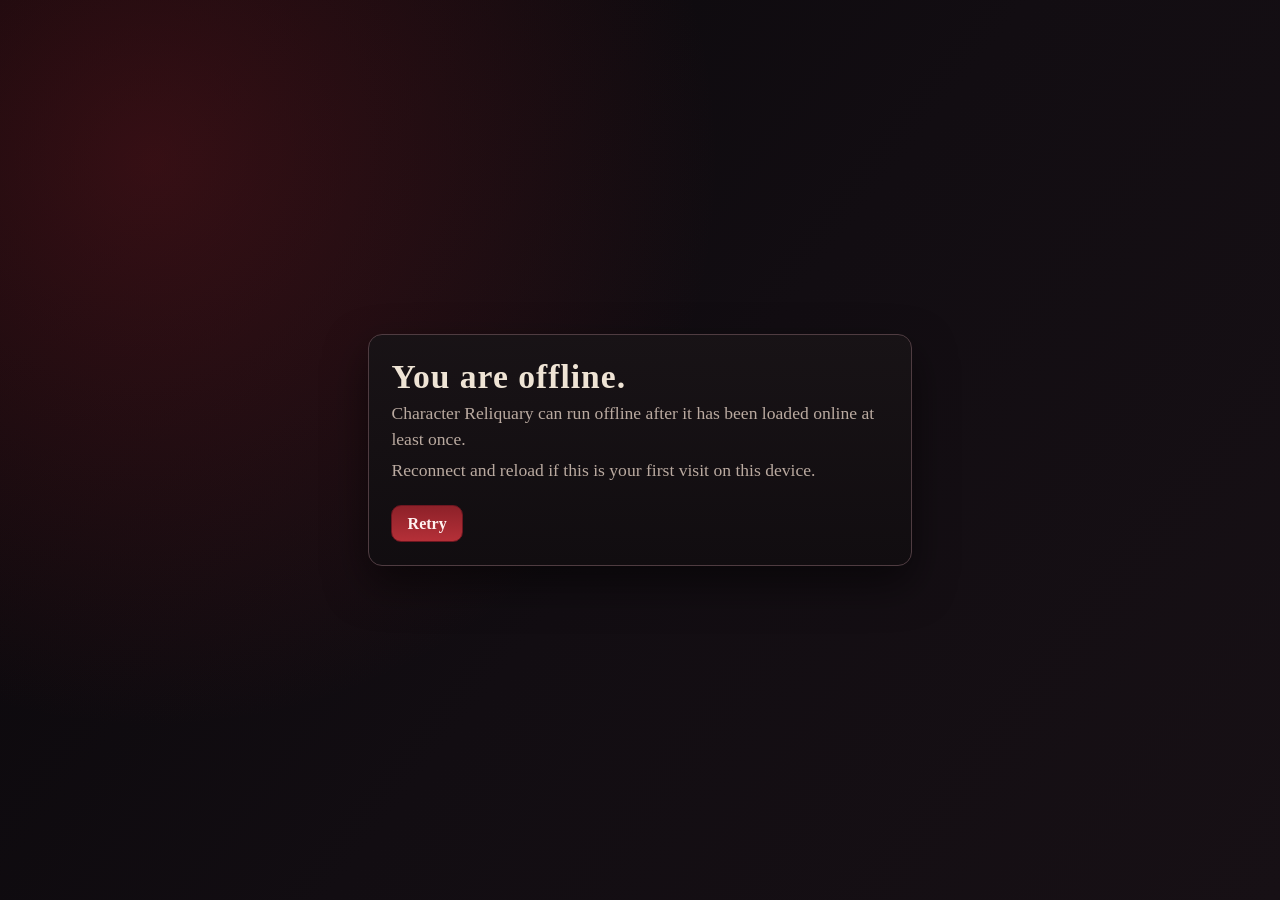
<file: public/offline.html>
<!doctype html>
<html lang="en">

<head>
  <meta charset="UTF-8" />
  <meta name="viewport" content="width=device-width, initial-scale=1.0" />
  <meta name="theme-color" content="#120e11" />
  <title>Offline | Character Reliquary</title>
  <style>
    :root {
      color-scheme: dark;
      --bg: #120e11;
      --panel: #1a1418;
      --ink: #efe4d5;
      --muted: #baaaa0;
      --line: #4f3c41;
      --accent: #a4202a;
    }

    * {
      box-sizing: border-box;
    }

    body {
      margin: 0;
      min-height: 100vh;
      display: grid;
      place-items: center;
      padding: 1.25rem;
      font-family: "Cormorant Garamond", serif;
      background: radial-gradient(circle at 12% 18%, rgba(164, 32, 42, 0.28), transparent 42%),
        linear-gradient(128deg, #09070a 0%, #120d12 52%, #171015 100%);
      color: var(--ink);
    }

    .offline-card {
      width: min(34rem, 100%);
      border: 1px solid var(--line);
      border-radius: 14px;
      padding: 1.4rem;
      background: linear-gradient(180deg, rgba(24, 19, 22, 0.96), rgba(17, 13, 16, 0.96));
      box-shadow: 0 18px 42px rgba(0, 0, 0, 0.5);
    }

    h1 {
      margin: 0 0 0.35rem;
      font-size: clamp(1.7rem, 3.8vw, 2.1rem);
      letter-spacing: 0.03em;
    }

    p {
      margin: 0.35rem 0;
      font-size: 1.1rem;
      line-height: 1.45;
      color: var(--muted);
    }

    a {
      display: inline-block;
      margin-top: 1rem;
      text-decoration: none;
      color: #fff2f0;
      background: linear-gradient(180deg, #8d2129, #b53038);
      border: 1px solid #6d1620;
      border-radius: 10px;
      padding: 0.55rem 0.95rem;
      font-weight: 600;
    }

    a:focus-visible,
    a:hover {
      filter: brightness(1.05);
    }
  </style>
</head>

<body>
  <main class="offline-card" aria-labelledby="offline-title">
    <h1 id="offline-title">You are offline.</h1>
    <p>Character Reliquary can run offline after it has been loaded online at least once.</p>
    <p>Reconnect and reload if this is your first visit on this device.</p>
    <a href="/">Retry</a>
  </main>
</body>

</html>
</file>
<file: styles.css>
@font-face {
  font-family: "Cinzel";
  font-style: normal;
  font-weight: 500;
  font-display: swap;
  src: url("assets/fonts/Cinzel-500-700-latin.woff2") format("woff2");
}

@font-face {
  font-family: "Cinzel";
  font-style: normal;
  font-weight: 700;
  font-display: swap;
  src: url("assets/fonts/Cinzel-500-700-latin.woff2") format("woff2");
}

@font-face {
  font-family: "Cormorant Garamond";
  font-style: normal;
  font-weight: 400;
  font-display: swap;
  src: url("assets/fonts/CormorantGaramond-400-700-latin.woff2") format("woff2");
}

@font-face {
  font-family: "Cormorant Garamond";
  font-style: normal;
  font-weight: 600;
  font-display: swap;
  src: url("assets/fonts/CormorantGaramond-400-700-latin.woff2") format("woff2");
}

@font-face {
  font-family: "Cormorant Garamond";
  font-style: normal;
  font-weight: 700;
  font-display: swap;
  src: url("assets/fonts/CormorantGaramond-400-700-latin.woff2") format("woff2");
}

@font-face {
  font-family: "UnifrakturCook";
  font-style: normal;
  font-weight: 700;
  font-display: swap;
  src: url("assets/fonts/UnifrakturCook-700-latin.woff2") format("woff2");
}

:root {
  color-scheme: dark;
  --ink: #efe4d5;
  --ink-soft: #c7b8a6;
  --paper: #120e11;
  --paper-strong: #1a1418;
  --line: #4f3c41;
  --accent: #a4202a;
  --accent-soft: #d16a5f;
  --gold: #b1914e;
  --shadow: 0 22px 56px rgba(0, 0, 0, 0.55);
  --radius: 16px;
  --bg-radial-a: radial-gradient(circle at 14% 20%, rgba(164, 32, 42, 0.28), transparent 42%);
  --bg-radial-b: radial-gradient(circle at 84% 8%, rgba(177, 145, 78, 0.22), transparent 38%);
  --bg-linear: linear-gradient(128deg, #09070a 0%, #120d12 52%, #171015 100%);
  --grain-line-a: linear-gradient(120deg, rgba(255, 235, 214, 0.04) 0.5px, transparent 0.5px);
  --grain-line-b: linear-gradient(30deg, rgba(255, 235, 214, 0.025) 0.5px, transparent 0.5px);
  --grain-opacity: 0.26;
  --panel-bg: linear-gradient(180deg, rgba(24, 19, 22, 0.96), rgba(17, 13, 16, 0.96));
  --brand-bg: linear-gradient(180deg, rgba(39, 30, 35, 0.88), rgba(27, 21, 25, 0.9));
  --vault-bg: rgba(39, 29, 33, 0.55);
  --item-bg: rgba(45, 34, 38, 0.8);
  --item-active-bg: linear-gradient(130deg, rgba(164, 32, 42, 0.33) 0%, rgba(57, 43, 47, 0.9) 78%);
  --muted: #ad9b90;
  --meta: #bba99f;
  --kicker: #b89467;
  --btn-bg: rgba(44, 34, 38, 0.86);
  --btn-ghost-bg: rgba(55, 42, 47, 0.82);
  --btn-primary-a: #8d2129;
  --btn-primary-b: #b53038;
  --btn-primary-ink: #fff2f0;
  --btn-danger-a: #640f18;
  --btn-danger-b: #871a25;
  --status-bg: rgba(34, 25, 29, 0.8);
  --section-bg: linear-gradient(180deg, rgba(36, 27, 32, 0.88), rgba(27, 21, 25, 0.88));
  --field-help: #baaaa0;
  --power-card-bg: radial-gradient(circle at 95% 0%, rgba(209, 106, 95, 0.18), transparent 35%),
    linear-gradient(180deg, rgba(41, 31, 36, 0.9), rgba(28, 22, 26, 0.9));
  --tracker-pill-bg: rgba(45, 34, 39, 0.9);
  --tracker-btn-bg: linear-gradient(180deg, rgba(64, 48, 54, 0.92), rgba(42, 32, 37, 0.94));
  --tracker-value-bg: linear-gradient(180deg, rgba(58, 44, 49, 0.96), rgba(43, 32, 37, 0.96));
  --tracker-value-text: #f2e4d3;
  --tracker-value-shadow: 0 1px 0 rgba(0, 0, 0, 0.35);
  --dice-panel-bg: radial-gradient(circle at 86% 5%, rgba(164, 32, 42, 0.22), transparent 38%),
    linear-gradient(180deg, rgba(31, 23, 27, 0.94), rgba(21, 15, 19, 0.94));
  --dice-shell-bg: radial-gradient(circle at 74% 7%, rgba(177, 145, 78, 0.14), transparent 34%),
    linear-gradient(180deg, rgba(23, 17, 20, 0.96), rgba(16, 11, 14, 0.96));
  --dice-chip-bg: rgba(55, 41, 47, 0.86);
  --dice-chip-active: linear-gradient(120deg, rgba(141, 33, 41, 0.84), rgba(177, 145, 78, 0.66));
  --dice-surface: rgba(66, 50, 57, 0.6);
  --dice-fallback-token: linear-gradient(180deg, rgba(84, 63, 72, 0.94), rgba(52, 39, 44, 0.94));
  --readonly-bg: rgba(44, 35, 39, 0.95);
  --readonly-text: #ddcfc0;
  --reference-bg: radial-gradient(circle at 80% 0%, rgba(177, 145, 78, 0.22), transparent 38%),
    linear-gradient(180deg, rgba(36, 28, 32, 0.9), rgba(27, 20, 24, 0.9));
  --reference-card-bg: rgba(52, 39, 45, 0.72);
  --reference-shadow: 0 16px 34px rgba(0, 0, 0, 0.35);
  --input-bg: rgba(38, 30, 34, 0.95);
  --focus-ring: 0 0 0 3px rgba(209, 106, 95, 0.24);
  --hover-shadow: 0 10px 24px rgba(0, 0, 0, 0.4);
  --hover-shadow-soft: 0 7px 14px rgba(0, 0, 0, 0.34);
}

html[data-theme="light"] {
  color-scheme: light;
  --ink: #1f1718;
  --ink-soft: #443436;
  --paper: #f6f2e9;
  --paper-strong: #fbf8f2;
  --line: #d6cab8;
  --accent: #8e1e24;
  --accent-soft: #b95a4e;
  --gold: #a58545;
  --shadow: 0 18px 48px rgba(26, 18, 18, 0.16);
  --bg-radial-a: radial-gradient(circle at 15% 20%, rgba(142, 30, 36, 0.18), transparent 45%);
  --bg-radial-b: radial-gradient(circle at 80% 10%, rgba(165, 133, 69, 0.2), transparent 40%);
  --bg-linear: linear-gradient(120deg, #ece5d8 0%, #f4efe5 55%, #efe7d8 100%);
  --grain-line-a: linear-gradient(120deg, rgba(0, 0, 0, 0.04) 0.5px, transparent 0.5px);
  --grain-line-b: linear-gradient(30deg, rgba(0, 0, 0, 0.03) 0.5px, transparent 0.5px);
  --grain-opacity: 0.35;
  --panel-bg: color-mix(in srgb, var(--paper-strong) 93%, white 7%);
  --brand-bg: linear-gradient(180deg, rgba(255, 255, 255, 0.75), rgba(242, 234, 220, 0.7));
  --vault-bg: rgba(255, 255, 255, 0.35);
  --item-bg: rgba(252, 250, 246, 0.85);
  --item-active-bg: linear-gradient(130deg, rgba(142, 30, 36, 0.07) 0%, rgba(255, 255, 255, 0.92) 75%);
  --muted: #665657;
  --meta: #655457;
  --kicker: #795a46;
  --btn-bg: #ffffff;
  --btn-ghost-bg: #fff9f0;
  --btn-primary-a: #752127;
  --btn-primary-b: var(--accent);
  --btn-primary-ink: #ffffff;
  --btn-danger-a: #5a0e14;
  --btn-danger-b: #7a141d;
  --status-bg: rgba(255, 255, 255, 0.56);
  --section-bg: linear-gradient(180deg, rgba(255, 255, 255, 0.74), rgba(245, 238, 227, 0.7));
  --field-help: #5f4f52;
  --power-card-bg: radial-gradient(circle at 95% 0%, rgba(185, 90, 78, 0.16), transparent 35%),
    linear-gradient(180deg, rgba(255, 255, 255, 0.72), rgba(244, 235, 221, 0.76));
  --tracker-pill-bg: rgba(255, 255, 255, 0.7);
  --tracker-btn-bg: linear-gradient(180deg, rgba(255, 255, 255, 0.92), rgba(241, 231, 212, 0.94));
  --tracker-value-bg: linear-gradient(180deg, rgba(255, 255, 255, 0.88), rgba(242, 234, 220, 0.9));
  --tracker-value-text: #382b2d;
  --tracker-value-shadow: 0 1px 0 rgba(255, 255, 255, 0.42);
  --dice-panel-bg: radial-gradient(circle at 88% 3%, rgba(142, 30, 36, 0.13), transparent 44%),
    linear-gradient(180deg, rgba(255, 255, 255, 0.74), rgba(245, 236, 221, 0.78));
  --dice-shell-bg: radial-gradient(circle at 84% 5%, rgba(165, 133, 69, 0.14), transparent 36%),
    linear-gradient(180deg, rgba(255, 255, 255, 0.82), rgba(243, 232, 214, 0.82));
  --dice-chip-bg: rgba(255, 255, 255, 0.82);
  --dice-chip-active: linear-gradient(120deg, rgba(142, 30, 36, 0.8), rgba(165, 133, 69, 0.64));
  --dice-surface: rgba(204, 189, 164, 0.58);
  --dice-fallback-token: linear-gradient(180deg, rgba(255, 255, 255, 0.94), rgba(241, 230, 211, 0.92));
  --readonly-bg: rgba(246, 243, 235, 0.95);
  --readonly-text: #433537;
  --reference-bg: radial-gradient(circle at 80% 0%, rgba(165, 133, 69, 0.14), transparent 38%),
    linear-gradient(180deg, rgba(255, 255, 255, 0.74), rgba(241, 232, 216, 0.72));
  --reference-card-bg: rgba(255, 255, 255, 0.6);
  --reference-shadow: 0 12px 30px rgba(27, 18, 17, 0.09);
  --input-bg: rgba(255, 255, 255, 0.9);
  --focus-ring: 0 0 0 3px rgba(185, 90, 78, 0.16);
  --hover-shadow: 0 10px 24px rgba(35, 21, 22, 0.14);
  --hover-shadow-soft: 0 7px 14px rgba(27, 18, 17, 0.12);
}

*,
*::before,
*::after {
  box-sizing: border-box;
}

body {
  margin: 0;
  min-height: 100vh;
  font-family: "Cormorant Garamond", serif;
  color: var(--ink);
  background: var(--bg-radial-a), var(--bg-radial-b), var(--bg-linear);
}

body::before {
  content: "";
  position: fixed;
  inset: 0;
  pointer-events: none;
  opacity: var(--grain-opacity);
  background-image: var(--grain-line-a), var(--grain-line-b);
  background-size: 8px 8px, 12px 12px;
}

.app-shell {
  width: min(1220px, 94vw);
  margin: 2.2rem auto;
  display: grid;
  grid-template-columns: minmax(260px, 320px) minmax(0, 1fr);
  gap: 1.2rem;
}

.site-footer {
  width: min(1220px, 94vw);
  margin: 0 auto 2.1rem;
}

.site-footer-wrap {
  display: grid;
  gap: 0.72rem;
}

.footer-card {
  border: 1px solid color-mix(in srgb, var(--line) 76%, var(--gold) 24%);
  border-radius: 12px;
  background:
    radial-gradient(circle at 92% 0%, color-mix(in srgb, var(--gold) 13%, transparent 87%), transparent 48%),
    color-mix(in srgb, var(--panel-bg) 92%, transparent 8%);
  box-shadow: var(--shadow);
  padding: 0.82rem 0.9rem;
}

.footer-card p {
  margin: 0;
  color: var(--ink-soft);
  line-height: 1.24;
}

.footer-license p {
  font-size: 0.95rem;
}

.footer-license-logo {
  display: block;
  width: min(100%, 360px);
  height: auto;
  margin: 0 auto 0.7rem;
  filter: drop-shadow(0 2px 8px rgba(0, 0, 0, 0.22));
}

html[data-theme="dark"] .footer-license-logo {
  filter: brightness(0) invert(1) drop-shadow(0 2px 8px rgba(0, 0, 0, 0.32));
}

.footer-meta {
  text-align: center;
}

.footer-meta p {
  font: 700 0.86rem/1.2 "Cinzel", serif;
  letter-spacing: 0.04em;
  text-transform: uppercase;
  color: var(--kicker);
}

.footer-meta a {
  color: var(--accent-soft);
  text-decoration: none;
  border-bottom: 1px solid color-mix(in srgb, var(--accent-soft) 70%, transparent 30%);
  transition: color 140ms ease, border-color 140ms ease;
}

.footer-meta a:hover {
  color: var(--gold);
  border-color: color-mix(in srgb, var(--gold) 72%, transparent 28%);
}

.vault-panel,
.sheet-panel {
  background: var(--panel-bg);
  border: 1px solid var(--line);
  border-radius: var(--radius);
  box-shadow: var(--shadow);
  position: relative;
  animation: rise 360ms ease-out;
}

.vault-panel::before,
.sheet-panel::before {
  content: "";
  position: absolute;
  top: 0;
  left: 0;
  right: 0;
  height: 4px;
  background: linear-gradient(90deg, var(--gold), var(--accent-soft), var(--gold));
}

.vault-panel {
  padding: 1.35rem;
  display: flex;
  flex-direction: column;
  gap: 1rem;
  overflow: visible;
}

.sheet-panel {
  overflow: hidden;
}

.brand {
  border: 1px solid var(--line);
  border-radius: 12px;
  padding: 1rem;
  background: var(--brand-bg);
  display: flex;
  flex-direction: column;
  align-items: center;
  row-gap: 0.55rem;
  text-align: center;
}

.brand-copy {
  width: 100%;
  min-width: 0;
}

.brand-mark {
  margin: 0 0 0.2rem;
  font-family: "UnifrakturCook", cursive;
  font-size: 1.35rem;
  letter-spacing: 0.01em;
  color: var(--accent);
}

.brand-title-row {
  display: flex;
  align-items: center;
  justify-content: center;
  gap: 0.58rem;
  margin: 0.1rem 0 0.45rem;
}

.brand-logo-wrap {
  display: flex;
  align-items: center;
  justify-content: center;
  flex: 0 0 auto;
  width: min(100%, clamp(8.4rem, 28vw, 13rem));
  aspect-ratio: 1 / 1;
}

.brand-logo {
  display: block;
  width: 100%;
  height: 100%;
  object-fit: contain;
}

.brand-logo-light {
  display: none;
}

html[data-theme="light"] .brand-logo-dark {
  display: none;
}

html[data-theme="light"] .brand-logo-light {
  display: block;
}

.brand h1 {
  margin: 0;
  font-family: "Cinzel", serif;
  font-size: 1.55rem;
  line-height: 1.2;
}

.brand-sub {
  margin: 0;
  color: var(--ink-soft);
  font-size: 1.03rem;
}

.brand-quick-actions {
  display: flex;
  flex-wrap: wrap;
  justify-content: center;
  gap: 0.5rem;
  margin-top: 0.45rem;
}

.vault-actions {
  display: grid;
  grid-template-columns: 1fr 1fr;
  gap: 0.7rem;
}

.vault-list-wrap {
  border: 1px solid var(--line);
  border-radius: 12px;
  padding: 0.85rem;
  background: var(--vault-bg);
}

.dice-panel-slot {
  min-width: 0;
}

.dice-panel-slot-desktop {
  position: sticky;
  top: 0.85rem;
  width: 100%;
  align-self: stretch;
  z-index: 3;
}

.dice-panel-slot-mobile {
  display: none;
}

.vault-list-wrap h2 {
  margin: 0;
  font-family: "Cinzel", serif;
  font-size: 1rem;
  letter-spacing: 0.06em;
  text-transform: uppercase;
}

.muted {
  color: var(--muted);
  margin: 0.7rem 0 0.1rem;
}

.character-list {
  margin: 0.6rem 0 0;
  padding: 0;
  list-style: none;
  display: grid;
  gap: 0.6rem;
}

.character-item {
  width: 100%;
  text-align: left;
  border: 1px solid var(--line);
  border-radius: 10px;
  padding: 0.6rem 0.7rem;
  background: var(--item-bg);
  color: inherit;
  cursor: pointer;
  transition: transform 180ms ease, border-color 180ms ease, box-shadow 180ms ease;
}

.character-item:hover {
  border-color: var(--accent-soft);
  transform: translateY(-1px);
  box-shadow: var(--hover-shadow);
}

.character-item.is-active {
  border-color: var(--accent);
  background: var(--item-active-bg);
}

.character-item-name {
  display: block;
  font-weight: 700;
  font-size: 1.08rem;
}

.character-item-meta {
  display: block;
  color: var(--meta);
  font-size: 0.92rem;
}

.sheet-panel {
  padding: 1.2rem 1.35rem 1.35rem;
}

.sheet-header {
  display: flex;
  justify-content: space-between;
  align-items: flex-start;
  gap: 0.9rem;
  margin-bottom: 0.55rem;
}

.section-kicker {
  margin: 0;
  text-transform: uppercase;
  letter-spacing: 0.08em;
  color: var(--kicker);
  font-size: 0.82rem;
  font-weight: 700;
}

.heading-with-icon {
  display: inline-flex;
  align-items: center;
  gap: 0.5rem;
}

.heading-lucide {
  display: inline-flex;
  align-items: center;
  justify-content: center;
  width: 1.05rem;
  height: 1.05rem;
  color: var(--gold);
  stroke-width: 2.1;
  flex: 0 0 auto;
}

.sheet-title-row {
  margin: 0.1rem 0 0;
}

#sheet-title {
  display: inline-block;
  font-family: "Cinzel", serif;
  font-size: clamp(1.4rem, 2.2vw, 2rem);
  line-height: 1.1;
}

.label-with-icon {
  display: inline-flex;
  align-items: center;
  gap: 0.4rem;
}

.stat-lucide {
  width: 0.92rem;
  height: 0.92rem;
  color: color-mix(in srgb, var(--gold) 70%, var(--ink) 30%);
  stroke-width: 2;
  flex: 0 0 auto;
}

.header-actions {
  display: flex;
  flex-wrap: wrap;
  justify-content: flex-end;
  gap: 0.55rem;
}

.header-actions-note {
  flex: 1 1 100%;
  margin: 0.05rem 0 0;
  padding: 0.4rem 0.62rem;
  border: 1px solid color-mix(in srgb, var(--line) 74%, var(--gold) 26%);
  border-radius: 8px;
  background: color-mix(in srgb, var(--status-bg) 88%, transparent 12%);
  color: var(--field-help);
  font-size: 0.93rem;
  line-height: 1.15;
  text-align: right;
}

.btn {
  appearance: none;
  border: 1px solid var(--line);
  border-radius: 999px;
  background: var(--btn-bg);
  color: inherit;
  cursor: pointer;
  font: 700 0.84rem/1 "Cinzel", serif;
  letter-spacing: 0.04em;
  padding: 0.58rem 1rem;
  text-transform: uppercase;
  transition: transform 180ms ease, box-shadow 180ms ease, background 180ms ease, border-color 180ms ease;
}

.btn:hover {
  transform: translateY(-1px);
  box-shadow: var(--hover-shadow-soft);
}

.btn:active {
  transform: translateY(0);
}

.btn-primary {
  color: var(--btn-primary-ink);
  border-color: var(--accent);
  background: linear-gradient(120deg, var(--btn-primary-a), var(--btn-primary-b));
}

.btn-danger {
  color: var(--btn-primary-ink);
  border-color: var(--btn-danger-a);
  background: linear-gradient(120deg, var(--btn-danger-a), var(--btn-danger-b));
}

.btn-ghost {
  background: var(--btn-ghost-bg);
}

.theme-toggle {
  min-width: 5.25rem;
  border-color: var(--accent-soft);
  background: linear-gradient(
    120deg,
    color-mix(in srgb, var(--btn-ghost-bg) 70%, var(--accent-soft) 30%),
    color-mix(in srgb, var(--btn-ghost-bg) 76%, var(--gold) 24%)
  );
  box-shadow: inset 0 0 0 1px color-mix(in srgb, var(--gold) 45%, transparent 55%);
}

html[data-theme="dark"] .theme-toggle {
  color: #ffe6d0;
  text-shadow: 0 1px 0 rgba(0, 0, 0, 0.35);
}

.brand-theme-toggle {
  margin-top: 0;
}

.brand-share-tooltip {
  display: inline-flex;
}

.brand-share-btn:disabled {
  opacity: 0.55;
  cursor: not-allowed;
  pointer-events: none;
}

.status {
  margin: 0.7rem 0 0.8rem;
  border: 1px solid var(--line);
  border-left: 4px solid var(--gold);
  border-radius: 8px;
  background: var(--status-bg);
  padding: 0.5rem 0.75rem;
  font-size: 1rem;
}

.status[data-tone="ok"] {
  border-left-color: #2f6946;
}

.status[data-tone="warn"] {
  border-left-color: #904d1d;
}

.status[data-tone="error"] {
  border-left-color: #8b1e24;
}

.dice-panel {
  border: 1px solid color-mix(in srgb, var(--line) 76%, var(--gold) 24%);
  border-radius: 12px;
  margin: 0;
  width: 100%;
  background: var(--dice-panel-bg);
  box-shadow: inset 0 0 0 1px color-mix(in srgb, var(--line) 62%, transparent 38%);
  overflow: clip;
}

.dice-toggle {
  appearance: none;
  width: 100%;
  border: none;
  border-bottom: 1px solid color-mix(in srgb, var(--line) 74%, transparent 26%);
  background: transparent;
  color: inherit;
  cursor: pointer;
  display: flex;
  align-items: center;
  justify-content: space-between;
  gap: 0.6rem;
  font: 700 0.95rem/1 "Cinzel", serif;
  letter-spacing: 0.06em;
  text-transform: uppercase;
  padding: 0.7rem 0.85rem;
}

.dice-toggle:hover {
  background: color-mix(in srgb, var(--btn-ghost-bg) 50%, transparent 50%);
}

.dice-toggle-hint {
  font-size: 0.78rem;
  letter-spacing: 0.08em;
  color: var(--field-help);
}

.dice-panel[data-collapsed="false"] .dice-toggle-hint::before {
  content: "Close";
}

.dice-panel[data-collapsed="false"] .dice-toggle-hint {
  font-size: 0;
}

.dice-panel-body {
  display: grid;
  gap: 0.72rem;
  padding: 0.8rem 0.85rem 0.9rem;
}

.dice-panel-body[hidden] {
  display: none !important;
}

.dice-preview-host {
  position: relative;
  height: clamp(4.2rem, 13vh, 6.1rem);
  border: 1px solid color-mix(in srgb, var(--line) 72%, var(--gold) 28%);
  border-radius: 10px;
  background:
    radial-gradient(circle at 35% 25%, color-mix(in srgb, var(--gold) 24%, transparent 76%), transparent 56%),
    color-mix(in srgb, var(--section-bg) 70%, transparent 30%);
  overflow: hidden;
}

.dice-controls {
  display: flex;
  gap: 0.45rem;
  align-items: stretch;
}

.dice-roll-btn {
  min-height: 2.55rem;
  flex: 1 1 auto;
}

.dice-clear-btn {
  min-height: 2.55rem;
  min-width: 5.35rem;
  flex: 0 0 auto;
}

.dice-chip-row {
  display: flex;
  flex-wrap: wrap;
  gap: 0.45rem;
}

.dice-chip {
  appearance: none;
  border: 1px solid color-mix(in srgb, var(--line) 72%, #fff 28%);
  border-radius: 999px;
  background: var(--dice-chip-bg);
  color: inherit;
  padding: 0.35rem 0.72rem;
  font: 700 0.8rem/1 "Cinzel", serif;
  letter-spacing: 0.04em;
  cursor: pointer;
  transition: transform 150ms ease, border-color 160ms ease, box-shadow 160ms ease;
}

.dice-chip:hover {
  transform: translateY(-1px);
  border-color: var(--accent-soft);
  box-shadow: var(--hover-shadow-soft);
}

.dice-chip:active {
  transform: translateY(0);
}

.dice-chip.is-active,
.dice-chip[aria-pressed="true"] {
  color: #fff4f1;
  border-color: color-mix(in srgb, var(--accent) 64%, var(--gold) 36%);
  background: var(--dice-chip-active);
}

.dice-advanced {
  border: 1px dashed color-mix(in srgb, var(--line) 75%, var(--gold) 25%);
  border-radius: 9px;
  padding: 0.5rem 0.58rem 0.58rem;
  background: color-mix(in srgb, var(--section-bg) 70%, transparent 30%);
}

.dice-advanced summary {
  cursor: pointer;
  list-style: none;
  font: 700 0.78rem/1 "Cinzel", serif;
  letter-spacing: 0.05em;
  text-transform: uppercase;
}

.dice-advanced summary::-webkit-details-marker {
  display: none;
}

.dice-advanced-grid {
  margin-top: 0.5rem;
  display: grid;
  gap: 0.5rem;
  grid-template-columns: minmax(0, 1fr);
}

.dice-switch-label {
  display: inline-flex;
  flex-direction: row;
  align-items: center;
  gap: 0.42rem;
  justify-content: flex-start;
  font: 700 0.8rem/1.1 "Cinzel", serif;
  letter-spacing: 0.03em;
  text-transform: uppercase;
  white-space: nowrap;
}

.dice-switch-label input {
  width: auto;
  margin: 0;
  accent-color: var(--accent);
}

.dice-status {
  margin: 0;
  border: 1px solid color-mix(in srgb, var(--line) 74%, var(--gold) 26%);
  border-radius: 8px;
  background: color-mix(in srgb, var(--status-bg) 86%, transparent 14%);
  padding: 0.62rem 0.72rem;
  font: 700 1.05rem/1.2 "Cinzel", serif;
  letter-spacing: 0.025em;
  color: var(--field-help);
}

.dice-status[data-tone="error"] {
  border-color: color-mix(in srgb, #8b1e24 60%, var(--line) 40%);
}

.dice-status[data-tone="warn"] {
  border-color: color-mix(in srgb, #904d1d 56%, var(--line) 44%);
}

#dice-canvas {
  position: absolute;
  inset: 0;
  display: block;
  width: 100vw;
  height: 100vh;
}

#dice-canvas.is-preview {
  position: absolute;
  inset: 0;
  width: 100%;
  height: 100%;
}

#dice-preview-canvas {
  position: absolute;
  inset: 0;
  display: block;
  width: 100%;
  height: 100%;
}

.dice-fallback {
  position: absolute;
  inset: 0;
  display: grid;
  place-content: center;
  padding: 0.45rem;
  background: color-mix(in srgb, var(--section-bg) 74%, transparent 26%);
}

.dice-viewport-overlay {
  position: fixed;
  inset: 0;
  z-index: 28;
  pointer-events: none;
  overflow: hidden;
}

.dice-fallback-list {
  display: flex;
  flex-wrap: wrap;
  justify-content: center;
  gap: 0.5rem;
}

.dice-fallback-token {
  min-width: 3rem;
  border: 1px solid color-mix(in srgb, var(--line) 65%, #fff 35%);
  border-radius: 10px;
  background: var(--dice-fallback-token);
  font: 700 1rem/1 "Cinzel", serif;
  letter-spacing: 0.03em;
  text-align: center;
  padding: 0.62rem 0.52rem;
  box-shadow: 0 7px 14px rgba(0, 0, 0, 0.2);
}

.dice-fallback-token.is-rolling {
  animation: dice-fallback-bounce 480ms ease-in-out infinite;
}

.dice-history-wrap {
  border: 1px solid color-mix(in srgb, var(--line) 78%, transparent 22%);
  border-radius: 9px;
  padding: 0.55rem 0.58rem;
  background: color-mix(in srgb, var(--section-bg) 77%, transparent 23%);
  display: grid;
  gap: 0.45rem;
}

.dice-history-wrap h4 {
  margin: 0 0 0.45rem;
  font: 700 0.84rem/1 "Cinzel", serif;
  letter-spacing: 0.05em;
  text-transform: uppercase;
}

.dice-history {
  margin: 0;
  padding: 0;
  list-style: none;
  display: grid;
  gap: 0.35rem;
}

.dice-history-item {
  border: 1px solid color-mix(in srgb, var(--line) 74%, transparent 26%);
  border-radius: 8px;
  background: color-mix(in srgb, var(--dice-surface) 65%, transparent 35%);
  padding: 0.45rem 0.55rem;
}

.dice-history-main {
  display: flex;
  align-items: center;
  justify-content: space-between;
  gap: 0.6rem;
  font: 700 1rem/1.1 "Cinzel", serif;
  letter-spacing: 0.03em;
}

.dice-history-die {
  text-transform: uppercase;
}

.dice-history-total {
  font: 700 1.1rem/1 "Cinzel", serif;
  color: color-mix(in srgb, var(--gold) 75%, var(--text) 25%);
}

.dice-purge-btn {
  width: 100%;
  min-height: 2.35rem;
  transition: transform 120ms ease, filter 160ms ease, box-shadow 160ms ease;
}

.dice-purge-btn:active,
.dice-purge-btn.is-pressed {
  transform: translateY(1px);
  filter: brightness(0.98) saturate(1.02);
  box-shadow: inset 0 0 0 1px color-mix(in srgb, var(--line) 66%, transparent 34%);
}

@keyframes dice-fallback-bounce {
  0%,
  100% {
    transform: translateY(0) rotate(0deg);
  }
  25% {
    transform: translateY(-7px) rotate(-3deg);
  }
  50% {
    transform: translateY(2px) rotate(3deg);
  }
  75% {
    transform: translateY(-3px) rotate(-1.5deg);
  }
}

#character-form {
  display: grid;
  gap: 0.95rem;
}

.sheet-section {
  border: 1px solid var(--line);
  border-radius: 12px;
  padding: 0.85rem 0.95rem 0.95rem;
  background: var(--section-bg);
}

.sheet-section h3 {
  margin: 0 0 0.55rem;
  font-family: "Cinzel", serif;
  font-size: 1rem;
  letter-spacing: 0.06em;
  text-transform: uppercase;
}

.fields {
  display: grid;
  gap: 0.75rem;
}

.rules-section {
  border-style: dashed;
}

.field-help {
  margin: 0 0 0.55rem;
  color: var(--field-help);
  font-size: 0.96rem;
  line-height: 1.15;
}

.power-summary {
  display: grid;
  grid-template-columns: repeat(2, minmax(0, 1fr));
  gap: 0.6rem;
}

.power-summary-chip {
  display: flex;
  align-items: center;
  justify-content: space-between;
  gap: 0.6rem;
  border: 1px solid var(--line);
  border-radius: 10px;
  padding: 0.5rem 0.62rem;
  background: var(--section-bg);
}

.power-summary-label {
  font: 700 0.83rem/1.2 "Cinzel", serif;
  letter-spacing: 0.04em;
  text-transform: uppercase;
  color: var(--field-help);
}

.power-trackers {
  display: grid;
  grid-template-columns: repeat(2, minmax(0, 1fr));
  gap: 0.8rem;
}

.power-trackers-single {
  grid-template-columns: minmax(0, 1fr);
}

.power-tracker-card {
  position: relative;
  border: 1px solid var(--line);
  border-radius: 12px;
  padding: 0.85rem;
  overflow: hidden;
  background: var(--power-card-bg);
}

.power-tracker-card::before {
  content: "";
  position: absolute;
  inset: -40%;
  opacity: 0;
  pointer-events: none;
  background:
    conic-gradient(
      from 90deg,
      rgba(96, 183, 145, 0) 0deg,
      rgba(96, 183, 145, 0.75) 80deg,
      rgba(237, 209, 120, 0.82) 130deg,
      rgba(96, 183, 145, 0) 220deg,
      rgba(237, 209, 120, 0.64) 300deg,
      rgba(96, 183, 145, 0) 360deg
    );
  mix-blend-mode: screen;
}

.power-tracker-head {
  display: flex;
  align-items: center;
  justify-content: center;
  gap: 0.5rem;
  margin-bottom: 0.55rem;
  text-align: center;
}

.power-tracker-head h4 {
  margin: 0;
  font-family: "Cinzel", serif;
  font-size: 0.9rem;
  letter-spacing: 0.04em;
  text-transform: uppercase;
}

.tracker-count {
  display: inline-flex;
  align-items: center;
  justify-content: center;
  min-width: 4.8rem;
  border: 1px solid color-mix(in srgb, var(--line) 75%, var(--accent-soft) 25%);
  border-radius: 999px;
  background: var(--tracker-pill-bg);
  font: 700 0.82rem/1 "Cinzel", serif;
  letter-spacing: 0.03em;
  padding: 0.2rem 0.5rem;
}

.tracker-controls {
  display: grid;
  grid-template-columns: 52px minmax(0, 1fr) 52px;
  align-items: center;
  gap: 0.6rem;
}

.tracker-btn {
  appearance: none;
  border: 1px solid color-mix(in srgb, var(--line) 78%, #fff 22%);
  border-radius: 10px;
  min-height: 46px;
  min-width: 46px;
  cursor: pointer;
  font: 700 1.45rem/1 "Cinzel", serif;
  color: var(--ink);
  background: var(--tracker-btn-bg);
  transition: transform 160ms ease, border-color 180ms ease, box-shadow 180ms ease;
}

.tracker-btn:hover {
  transform: translateY(-1px);
  border-color: var(--accent-soft);
  box-shadow: var(--hover-shadow-soft);
}

.tracker-btn:active {
  transform: translateY(0);
}

.tracker-btn-plus {
  border-color: color-mix(in srgb, #2b6e4f 56%, var(--line) 44%);
  color: #245d43;
}

.tracker-btn-minus {
  border-color: color-mix(in srgb, #7f1b22 52%, var(--line) 48%);
  color: #67161d;
}

.tracker-value {
  position: relative;
  display: inline-flex;
  align-items: center;
  justify-content: center;
  border: 1px solid color-mix(in srgb, var(--line) 74%, #fff 26%);
  border-radius: 10px;
  min-height: 56px;
  background: var(--tracker-value-bg);
  font: 700 2rem/1 "Cinzel", serif;
  letter-spacing: 0.06em;
  color: var(--tracker-value-text);
  text-shadow: var(--tracker-value-shadow);
}

.hp-tracker-card {
  border-color: color-mix(in srgb, var(--line) 72%, var(--gold) 28%);
  background: color-mix(in srgb, var(--power-card-bg) 82%, var(--section-bg) 18%);
}

.hp-tracker-value {
  font-size: 2.2rem;
  gap: 0.35rem;
}

.hp-current-skull {
  display: inline-flex;
  align-items: center;
  justify-content: center;
  font-size: 0.6em;
  line-height: 1;
  color: #ffd7d8;
  text-shadow: 0 0 8px rgba(127, 27, 34, 0.45);
}

.hp-current-skull[hidden] {
  display: none !important;
}

.tracker-value.is-bloodied {
  color: #ffecec;
  border-color: #7f1b22;
  background: linear-gradient(180deg, #872029, #5f1119);
  text-shadow: 0 0 10px rgba(255, 128, 128, 0.4);
  box-shadow: inset 0 0 0 1px rgba(255, 231, 231, 0.2), 0 8px 18px rgba(89, 19, 27, 0.26);
}

.tracker-value.is-bloodied::after {
  content: "";
  position: absolute;
  bottom: -7px;
  left: 50%;
  width: 7px;
  height: 10px;
  background: #6f121c;
  border-radius: 0 0 9px 9px;
  transform: translateX(-50%);
  box-shadow: -16px 3px 0 #5c0f18, 15px 2px 0 #7d1621;
}

.tracker-hint {
  margin: 0.4rem 0 0;
  color: var(--field-help);
  font-size: 0.9rem;
  line-height: 1.1;
}

.tracker-hint.is-broken {
  color: #8b1e24;
  font: 700 0.92rem/1.1 "Cinzel", serif;
  letter-spacing: 0.08em;
  text-transform: uppercase;
}

html[data-theme="dark"] .tracker-hint.is-broken {
  color: #ffd5d6;
}

.known-powers-block {
  border: 1px solid var(--line);
  border-radius: 12px;
  padding: 0.8rem;
  background: var(--power-card-bg);
}

.known-powers-head {
  display: flex;
  align-items: center;
  justify-content: space-between;
  gap: 0.6rem;
  margin-bottom: 0.5rem;
}

.known-powers-head h4 {
  margin: 0;
  font-family: "Cinzel", serif;
  font-size: 0.9rem;
  letter-spacing: 0.04em;
  text-transform: uppercase;
}

.known-power-add {
  padding: 0.45rem 0.75rem;
}

.known-powers-list {
  display: grid;
  gap: 0.45rem;
}

.known-power-row {
  display: grid;
  grid-template-columns: minmax(0, 1fr) auto;
  gap: 0.45rem;
  align-items: center;
}

.known-power-remove {
  appearance: none;
  width: 2rem;
  height: 2rem;
  border: 1px solid var(--line);
  border-radius: 9px;
  background: var(--btn-ghost-bg);
  color: var(--ink);
  font: 700 1rem/1 "Cinzel", serif;
  cursor: pointer;
  transition: transform 160ms ease, border-color 160ms ease, box-shadow 160ms ease;
}

.known-power-remove:hover {
  transform: translateY(-1px);
  border-color: var(--accent-soft);
  box-shadow: var(--hover-shadow-soft);
}

.known-power-remove:active {
  transform: translateY(0);
}

.power-tracker-card.is-bloodied {
  border-color: color-mix(in srgb, #7f1b22 55%, var(--line) 45%);
  box-shadow: inset 0 0 0 1px rgba(127, 27, 34, 0.12);
}

.power-tracker-card.is-shaking {
  animation: tracker-shake 280ms ease-in-out;
}

.power-tracker-card.is-magic-burst::before {
  animation: tracker-burst 640ms cubic-bezier(0.22, 1, 0.36, 1);
}

.tracker-value.is-rising {
  animation: tracker-rise 320ms cubic-bezier(0.2, 0.7, 0.18, 1.2);
}

.power-spark {
  position: absolute;
  top: 52%;
  left: 50%;
  width: 10px;
  height: 10px;
  border-radius: 999px;
  pointer-events: none;
  background: radial-gradient(circle, rgba(255, 250, 198, 0.95) 0%, rgba(96, 183, 145, 0.72) 48%, transparent 72%);
  opacity: 0;
  transform: translate(-50%, -50%) scale(0.4);
  animation: spark-rise 680ms ease-out var(--delay, 0ms) forwards;
}

@keyframes tracker-shake {
  0%,
  100% {
    transform: translateX(0);
  }
  20% {
    transform: translateX(-4px) rotate(-0.2deg);
  }
  40% {
    transform: translateX(4px) rotate(0.2deg);
  }
  60% {
    transform: translateX(-3px);
  }
  80% {
    transform: translateX(2px);
  }
}

@keyframes tracker-burst {
  0% {
    opacity: 0;
    transform: scale(0.42) rotate(0deg);
  }
  25% {
    opacity: 0.8;
  }
  100% {
    opacity: 0;
    transform: scale(1.24) rotate(245deg);
  }
}

@keyframes tracker-rise {
  0% {
    transform: translateY(6px) scale(0.95);
  }
  45% {
    transform: translateY(-3px) scale(1.08);
  }
  100% {
    transform: translateY(0) scale(1);
  }
}

@keyframes spark-rise {
  0% {
    opacity: 0;
    transform: translate(-50%, -50%) scale(0.4);
  }
  20% {
    opacity: 1;
  }
  100% {
    opacity: 0;
    transform: translate(calc(-50% + var(--dx, 0px)), calc(-50% + var(--dy, -40px))) scale(1.1);
  }
}

@media (prefers-reduced-motion: reduce) {
  .power-tracker-card.is-shaking,
  .power-tracker-card.is-magic-burst::before,
  .tracker-value.is-rising {
    animation: none !important;
  }

  .power-spark {
    display: none;
  }

  .dice-fallback-token.is-rolling {
    animation: none !important;
  }
}

input[readonly] {
  background: var(--readonly-bg);
  color: var(--readonly-text);
  font-weight: 700;
}

.two-col {
  grid-template-columns: repeat(2, minmax(0, 1fr));
}

.stat-grid {
  grid-template-columns: repeat(4, minmax(0, 1fr));
}

.span-2 {
  grid-column: span 2;
}

label {
  display: flex;
  flex-direction: column;
  gap: 0.26rem;
  font-size: 0.97rem;
}

.is-hidden {
  display: none !important;
}

.reference-sheet {
  margin-top: 1rem;
  border: 1px solid color-mix(in srgb, var(--line) 80%, var(--gold) 20%);
  border-radius: 14px;
  padding: 0.95rem;
  background: var(--reference-bg);
  box-shadow: var(--reference-shadow);
}

.reference-sheet h3 {
  margin: 0;
  font-family: "Cinzel", serif;
  letter-spacing: 0.06em;
  text-transform: uppercase;
}

.reference-kicker {
  margin: 0.2rem 0 0.75rem;
  color: var(--field-help);
  font-size: 0.96rem;
}

.reference-grid {
  display: grid;
  grid-template-columns: repeat(3, minmax(0, 1fr));
  gap: 0.7rem;
}

.reference-card {
  border: 1px solid var(--line);
  border-radius: 10px;
  padding: 0.62rem 0.72rem;
  background: var(--reference-card-bg);
}

.reference-card h4,
.reference-table-wrap h4 {
  margin: 0 0 0.4rem;
  font-family: "Cinzel", serif;
  font-size: 0.9rem;
  letter-spacing: 0.04em;
  text-transform: uppercase;
}

.reference-card ul {
  margin: 0;
  padding-left: 1rem;
  display: grid;
  gap: 0.28rem;
}

.reference-card li {
  line-height: 1.1;
}

.reference-table-wrap {
  margin-top: 0.8rem;
  border: 1px solid var(--line);
  border-radius: 10px;
  padding: 0.62rem 0.72rem;
  background: var(--reference-card-bg);
}

.reference-table {
  width: 100%;
  border-collapse: collapse;
  font-size: 0.96rem;
}

.reference-table th,
.reference-table td {
  border-bottom: 1px solid color-mix(in srgb, var(--line) 80%, #fff 20%);
  padding: 0.36rem 0.22rem;
  text-align: left;
}

.reference-table tbody tr:last-child td {
  border-bottom: none;
}

input,
select,
textarea {
  width: 100%;
  border: 1px solid var(--line);
  border-radius: 9px;
  background: var(--input-bg);
  color: var(--ink);
  font: 600 1rem/1.28 "Cormorant Garamond", serif;
  padding: 0.52rem 0.6rem;
  transition: border-color 160ms ease, box-shadow 160ms ease;
}

textarea {
  min-height: 96px;
  resize: vertical;
}

#notes {
  min-height: 145px;
}

input:focus,
select:focus,
textarea:focus {
  outline: none;
  border-color: var(--accent-soft);
  box-shadow: var(--focus-ring);
}

@keyframes rise {
  from {
    opacity: 0;
    transform: translateY(8px);
  }
  to {
    opacity: 1;
    transform: translateY(0);
  }
}

@media (max-width: 1010px) {
  .app-shell {
    grid-template-columns: 1fr;
  }

  .site-footer {
    margin-bottom: 1.3rem;
  }

  .sheet-panel,
  .vault-panel {
    padding: 1rem;
  }

  .dice-panel-slot-desktop {
    display: block;
    position: static;
  }

  .dice-panel-slot-mobile {
    display: none;
  }
}

@media (max-width: 700px) {
  .brand {
    display: grid;
    grid-template-columns: minmax(5.8rem, 34vw) minmax(0, 1fr);
    align-items: center;
    column-gap: 0.8rem;
    row-gap: 0;
    text-align: left;
  }

  .brand-copy {
    width: auto;
  }

  .brand-title-row {
    gap: 0.45rem;
    justify-content: flex-start;
  }

  .brand-logo-wrap {
    width: 100%;
  }

  .brand-quick-actions {
    justify-content: flex-start;
  }

  .dice-preview-host {
    height: clamp(6.4rem, 18vh, 8.4rem);
  }

  .dice-advanced-grid {
    grid-template-columns: 1fr;
  }

  #dice-canvas {
    width: 100vw;
    height: 100vh;
  }

  .two-col {
    grid-template-columns: 1fr;
  }

  .stat-grid {
    grid-template-columns: repeat(2, minmax(0, 1fr));
  }

  .span-2 {
    grid-column: auto;
  }

  .sheet-header {
    flex-direction: column;
  }

  .header-actions {
    width: 100%;
    justify-content: flex-start;
  }

  .header-actions-note {
    text-align: left;
  }

  .power-trackers {
    grid-template-columns: 1fr;
  }

  .power-summary {
    grid-template-columns: 1fr;
  }

  .known-powers-head {
    flex-direction: column;
    align-items: stretch;
  }

  .reference-grid {
    grid-template-columns: 1fr;
  }
}
</file>
<file: public/styles.css>
@font-face {
  font-family: "Cinzel";
  font-style: normal;
  font-weight: 500;
  font-display: swap;
  src: url("assets/fonts/Cinzel-500-700-latin.woff2") format("woff2");
}

@font-face {
  font-family: "Cinzel";
  font-style: normal;
  font-weight: 700;
  font-display: swap;
  src: url("assets/fonts/Cinzel-500-700-latin.woff2") format("woff2");
}

@font-face {
  font-family: "Cormorant Garamond";
  font-style: normal;
  font-weight: 400;
  font-display: swap;
  src: url("assets/fonts/CormorantGaramond-400-700-latin.woff2") format("woff2");
}

@font-face {
  font-family: "Cormorant Garamond";
  font-style: normal;
  font-weight: 600;
  font-display: swap;
  src: url("assets/fonts/CormorantGaramond-400-700-latin.woff2") format("woff2");
}

@font-face {
  font-family: "Cormorant Garamond";
  font-style: normal;
  font-weight: 700;
  font-display: swap;
  src: url("assets/fonts/CormorantGaramond-400-700-latin.woff2") format("woff2");
}

@font-face {
  font-family: "UnifrakturCook";
  font-style: normal;
  font-weight: 700;
  font-display: swap;
  src: url("assets/fonts/UnifrakturCook-700-latin.woff2") format("woff2");
}

:root {
  color-scheme: dark;
  --ink: #efe4d5;
  --ink-soft: #c7b8a6;
  --paper: #120e11;
  --paper-strong: #1a1418;
  --line: #4f3c41;
  --accent: #a4202a;
  --accent-soft: #d16a5f;
  --gold: #b1914e;
  --shadow: 0 22px 56px rgba(0, 0, 0, 0.55);
  --radius: 16px;
  --bg-radial-a: radial-gradient(circle at 14% 20%, rgba(164, 32, 42, 0.28), transparent 42%);
  --bg-radial-b: radial-gradient(circle at 84% 8%, rgba(177, 145, 78, 0.22), transparent 38%);
  --bg-linear: linear-gradient(128deg, #09070a 0%, #120d12 52%, #171015 100%);
  --grain-line-a: linear-gradient(120deg, rgba(255, 235, 214, 0.04) 0.5px, transparent 0.5px);
  --grain-line-b: linear-gradient(30deg, rgba(255, 235, 214, 0.025) 0.5px, transparent 0.5px);
  --grain-opacity: 0.26;
  --panel-bg: linear-gradient(180deg, rgba(24, 19, 22, 0.96), rgba(17, 13, 16, 0.96));
  --brand-bg: linear-gradient(180deg, rgba(39, 30, 35, 0.88), rgba(27, 21, 25, 0.9));
  --vault-bg: rgba(39, 29, 33, 0.55);
  --item-bg: rgba(45, 34, 38, 0.8);
  --item-active-bg: linear-gradient(130deg, rgba(164, 32, 42, 0.33) 0%, rgba(57, 43, 47, 0.9) 78%);
  --muted: #ad9b90;
  --meta: #bba99f;
  --kicker: #b89467;
  --btn-bg: rgba(44, 34, 38, 0.86);
  --btn-ghost-bg: rgba(55, 42, 47, 0.82);
  --btn-primary-a: #8d2129;
  --btn-primary-b: #b53038;
  --btn-primary-ink: #fff2f0;
  --btn-danger-a: #640f18;
  --btn-danger-b: #871a25;
  --status-bg: rgba(34, 25, 29, 0.8);
  --section-bg: linear-gradient(180deg, rgba(36, 27, 32, 0.88), rgba(27, 21, 25, 0.88));
  --field-help: #baaaa0;
  --power-card-bg: radial-gradient(circle at 95% 0%, rgba(209, 106, 95, 0.18), transparent 35%),
    linear-gradient(180deg, rgba(41, 31, 36, 0.9), rgba(28, 22, 26, 0.9));
  --tracker-pill-bg: rgba(45, 34, 39, 0.9);
  --tracker-btn-bg: linear-gradient(180deg, rgba(64, 48, 54, 0.92), rgba(42, 32, 37, 0.94));
  --tracker-value-bg: linear-gradient(180deg, rgba(58, 44, 49, 0.96), rgba(43, 32, 37, 0.96));
  --tracker-value-text: #f2e4d3;
  --tracker-value-shadow: 0 1px 0 rgba(0, 0, 0, 0.35);
  --dice-panel-bg: radial-gradient(circle at 86% 5%, rgba(164, 32, 42, 0.22), transparent 38%),
    linear-gradient(180deg, rgba(31, 23, 27, 0.94), rgba(21, 15, 19, 0.94));
  --dice-shell-bg: radial-gradient(circle at 74% 7%, rgba(177, 145, 78, 0.14), transparent 34%),
    linear-gradient(180deg, rgba(23, 17, 20, 0.96), rgba(16, 11, 14, 0.96));
  --dice-chip-bg: rgba(55, 41, 47, 0.86);
  --dice-chip-active: linear-gradient(120deg, rgba(141, 33, 41, 0.84), rgba(177, 145, 78, 0.66));
  --dice-surface: rgba(66, 50, 57, 0.6);
  --dice-fallback-token: linear-gradient(180deg, rgba(84, 63, 72, 0.94), rgba(52, 39, 44, 0.94));
  --sheet-roll-banner-safe-zone-px: 122;
  --readonly-bg: rgba(44, 35, 39, 0.95);
  --readonly-text: #ddcfc0;
  --reference-bg: radial-gradient(circle at 80% 0%, rgba(177, 145, 78, 0.22), transparent 38%),
    linear-gradient(180deg, rgba(36, 28, 32, 0.9), rgba(27, 20, 24, 0.9));
  --reference-card-bg: rgba(52, 39, 45, 0.72);
  --reference-shadow: 0 16px 34px rgba(0, 0, 0, 0.35);
  --input-bg: rgba(38, 30, 34, 0.95);
  --focus-ring: 0 0 0 3px rgba(209, 106, 95, 0.24);
  --hover-shadow: 0 10px 24px rgba(0, 0, 0, 0.4);
  --hover-shadow-soft: 0 7px 14px rgba(0, 0, 0, 0.34);
}

html[data-theme="light"] {
  color-scheme: light;
  --ink: #1f1718;
  --ink-soft: #443436;
  --paper: #f6f2e9;
  --paper-strong: #fbf8f2;
  --line: #d6cab8;
  --accent: #8e1e24;
  --accent-soft: #b95a4e;
  --gold: #a58545;
  --shadow: 0 18px 48px rgba(26, 18, 18, 0.16);
  --bg-radial-a: radial-gradient(circle at 15% 20%, rgba(142, 30, 36, 0.18), transparent 45%);
  --bg-radial-b: radial-gradient(circle at 80% 10%, rgba(165, 133, 69, 0.2), transparent 40%);
  --bg-linear: linear-gradient(120deg, #ece5d8 0%, #f4efe5 55%, #efe7d8 100%);
  --grain-line-a: linear-gradient(120deg, rgba(0, 0, 0, 0.04) 0.5px, transparent 0.5px);
  --grain-line-b: linear-gradient(30deg, rgba(0, 0, 0, 0.03) 0.5px, transparent 0.5px);
  --grain-opacity: 0.35;
  --panel-bg: color-mix(in srgb, var(--paper-strong) 93%, white 7%);
  --brand-bg: linear-gradient(180deg, rgba(255, 255, 255, 0.75), rgba(242, 234, 220, 0.7));
  --vault-bg: rgba(255, 255, 255, 0.35);
  --item-bg: rgba(252, 250, 246, 0.85);
  --item-active-bg: linear-gradient(130deg, rgba(142, 30, 36, 0.07) 0%, rgba(255, 255, 255, 0.92) 75%);
  --muted: #665657;
  --meta: #655457;
  --kicker: #795a46;
  --btn-bg: #ffffff;
  --btn-ghost-bg: #fff9f0;
  --btn-primary-a: #752127;
  --btn-primary-b: var(--accent);
  --btn-primary-ink: #ffffff;
  --btn-danger-a: #5a0e14;
  --btn-danger-b: #7a141d;
  --status-bg: rgba(255, 255, 255, 0.56);
  --section-bg: linear-gradient(180deg, rgba(255, 255, 255, 0.74), rgba(245, 238, 227, 0.7));
  --field-help: #5f4f52;
  --power-card-bg: radial-gradient(circle at 95% 0%, rgba(185, 90, 78, 0.16), transparent 35%),
    linear-gradient(180deg, rgba(255, 255, 255, 0.72), rgba(244, 235, 221, 0.76));
  --tracker-pill-bg: rgba(255, 255, 255, 0.7);
  --tracker-btn-bg: linear-gradient(180deg, rgba(255, 255, 255, 0.92), rgba(241, 231, 212, 0.94));
  --tracker-value-bg: linear-gradient(180deg, rgba(255, 255, 255, 0.88), rgba(242, 234, 220, 0.9));
  --tracker-value-text: #382b2d;
  --tracker-value-shadow: 0 1px 0 rgba(255, 255, 255, 0.42);
  --dice-panel-bg: radial-gradient(circle at 88% 3%, rgba(142, 30, 36, 0.13), transparent 44%),
    linear-gradient(180deg, rgba(255, 255, 255, 0.74), rgba(245, 236, 221, 0.78));
  --dice-shell-bg: radial-gradient(circle at 84% 5%, rgba(165, 133, 69, 0.14), transparent 36%),
    linear-gradient(180deg, rgba(255, 255, 255, 0.82), rgba(243, 232, 214, 0.82));
  --dice-chip-bg: rgba(255, 255, 255, 0.82);
  --dice-chip-active: linear-gradient(120deg, rgba(142, 30, 36, 0.8), rgba(165, 133, 69, 0.64));
  --dice-surface: rgba(204, 189, 164, 0.58);
  --dice-fallback-token: linear-gradient(180deg, rgba(255, 255, 255, 0.94), rgba(241, 230, 211, 0.92));
  --readonly-bg: rgba(246, 243, 235, 0.95);
  --readonly-text: #433537;
  --reference-bg: radial-gradient(circle at 80% 0%, rgba(165, 133, 69, 0.14), transparent 38%),
    linear-gradient(180deg, rgba(255, 255, 255, 0.74), rgba(241, 232, 216, 0.72));
  --reference-card-bg: rgba(255, 255, 255, 0.6);
  --reference-shadow: 0 12px 30px rgba(27, 18, 17, 0.09);
  --input-bg: rgba(255, 255, 255, 0.9);
  --focus-ring: 0 0 0 3px rgba(185, 90, 78, 0.16);
  --hover-shadow: 0 10px 24px rgba(35, 21, 22, 0.14);
  --hover-shadow-soft: 0 7px 14px rgba(27, 18, 17, 0.12);
}

*,
*::before,
*::after {
  box-sizing: border-box;
}

body {
  margin: 0;
  min-height: 100vh;
  font-family: "Cormorant Garamond", serif;
  color: var(--ink);
  background: var(--bg-radial-a), var(--bg-radial-b), var(--bg-linear);
}

body.app-modal-open {
  overflow: hidden;
}

body::before {
  content: "";
  position: fixed;
  inset: 0;
  pointer-events: none;
  opacity: var(--grain-opacity);
  background-image: var(--grain-line-a), var(--grain-line-b);
  background-size: 8px 8px, 12px 12px;
}

.app-shell {
  width: min(1220px, 94vw);
  margin: 2.2rem auto;
  display: grid;
  grid-template-columns: minmax(260px, 320px) minmax(0, 1fr);
  gap: 1.2rem;
}

.site-footer {
  width: min(1220px, 94vw);
  margin: 0 auto 2.1rem;
}

.site-footer-wrap {
  display: grid;
  grid-template-columns: minmax(0, 1fr);
  grid-template-areas:
    "commandments"
    "references"
    "patchnotes"
    "license"
    "meta";
  gap: 0.9rem;
}

.footer-card {
  position: relative;
  overflow: hidden;
  border: 1px solid color-mix(in srgb, var(--line) 76%, var(--gold) 24%);
  border-radius: 18px;
  background:
    radial-gradient(circle at 92% 0%, color-mix(in srgb, var(--gold) 12%, transparent 88%), transparent 42%),
    radial-gradient(circle at 10% 100%, color-mix(in srgb, var(--accent) 12%, transparent 88%), transparent 34%),
    color-mix(in srgb, var(--panel-bg) 94%, transparent 6%);
  box-shadow: var(--shadow);
  padding: 1.05rem 1.1rem;
}

.footer-card::before {
  content: "";
  position: absolute;
  inset: 0 0 auto;
  height: 1px;
  background: linear-gradient(90deg, transparent, color-mix(in srgb, var(--gold) 72%, transparent 28%), transparent);
  opacity: 0.72;
}

.footer-card p {
  margin: 0;
  color: var(--ink-soft);
  line-height: 1.34;
}

.footer-card-head {
  display: grid;
  gap: 0.36rem;
}

.footer-section-title {
  margin: 0;
  font: 700 clamp(1.18rem, 2vw, 1.55rem)/1.04 "Cinzel", serif;
  letter-spacing: 0.08em;
  text-transform: uppercase;
  color: var(--ink);
}

.footer-commandments {
  grid-area: commandments;
  background:
    radial-gradient(circle at 100% 0%, color-mix(in srgb, var(--gold) 16%, transparent 84%), transparent 40%),
    radial-gradient(circle at 0% 100%, color-mix(in srgb, var(--accent) 14%, transparent 86%), transparent 30%),
    color-mix(in srgb, var(--panel-bg) 95%, transparent 5%);
}

.footer-commandments-head {
  margin-bottom: 1rem;
}

.footer-commandments-copy {
  font-size: 0.98rem;
  max-width: 34rem;
}

.footer-commandment-list {
  list-style: none;
  counter-reset: footer-commandment;
  margin: 0;
  padding: 0;
  display: grid;
  gap: 0.82rem;
}

.footer-commandment-item {
  counter-increment: footer-commandment;
  position: relative;
  display: grid;
  gap: 0.24rem;
  padding: 0.96rem 1rem 0.96rem 4rem;
  border: 1px solid color-mix(in srgb, var(--line) 70%, var(--gold) 30%);
  border-radius: 14px;
  background:
    linear-gradient(180deg, color-mix(in srgb, var(--btn-ghost-bg) 78%, transparent 22%), color-mix(in srgb, var(--section-bg) 94%, black 6%));
  box-shadow:
    inset 0 1px 0 color-mix(in srgb, #fff 8%, transparent 92%),
    0 8px 18px rgba(0, 0, 0, 0.16);
}

.footer-commandment-item::before {
  content: counter(footer-commandment, upper-roman);
  position: absolute;
  top: 0.96rem;
  left: 1rem;
  width: 2.15rem;
  height: 2.15rem;
  border: 1px solid color-mix(in srgb, var(--gold) 62%, var(--line) 38%);
  border-radius: 999px;
  display: grid;
  place-items: center;
  background: color-mix(in srgb, var(--btn-ghost-bg) 76%, var(--gold) 24%);
  color: var(--ink);
  font: 700 0.78rem/1 "Cinzel", serif;
  letter-spacing: 0.06em;
}

.footer-commandment-title {
  font: 700 0.98rem/1.1 "Cinzel", serif;
  letter-spacing: 0.04em;
  text-transform: uppercase;
  color: var(--ink);
}

.footer-commandment-desc {
  font-size: 0.96rem;
  color: var(--ink-soft);
}

.footer-references-head {
  margin-bottom: 1.2rem;
}

.footer-references {
  grid-area: references;
}

.footer-references-copy {
  font-size: 0.98rem;
  max-width: 36rem;
}

.footer-references-body {
  margin-bottom: 0.92rem;
}

.footer-reference-list {
  list-style: none;
  margin: 0;
  padding: 0;
  display: grid;
  gap: 0.82rem;
}

.footer-reference-link {
  position: relative;
  display: grid;
  grid-template-columns: minmax(0, 1fr) auto;
  grid-template-rows: auto auto;
  row-gap: 0.28rem;
  column-gap: 0.72rem;
  min-height: 100%;
  padding: 0.95rem 1rem;
  border: 1px solid color-mix(in srgb, var(--line) 72%, var(--gold) 28%);
  border-radius: 14px;
  background:
    linear-gradient(180deg, color-mix(in srgb, var(--btn-ghost-bg) 72%, transparent 28%), color-mix(in srgb, var(--section-bg) 94%, black 6%));
  box-shadow:
    inset 0 1px 0 color-mix(in srgb, #fff 8%, transparent 92%),
    0 8px 18px rgba(0, 0, 0, 0.18);
  text-decoration: none;
  transition:
    transform 160ms ease,
    border-color 160ms ease,
    box-shadow 160ms ease,
    background 160ms ease;
}

.footer-reference-link::after {
  content: "\2197";
  grid-column: 2;
  grid-row: 1 / span 2;
  justify-self: end;
  align-self: center;
  display: inline-flex;
  align-items: center;
  justify-content: center;
  width: 1.36rem;
  height: 1.36rem;
  border-radius: 999px;
  border: 1px solid color-mix(in srgb, var(--line) 56%, var(--gold) 44%);
  background: color-mix(in srgb, var(--btn-ghost-bg) 66%, transparent 34%);
  color: color-mix(in srgb, var(--ink) 66%, var(--accent-soft) 34%);
  font: 700 0.86rem/1 "Cinzel", serif;
  transition:
    transform 160ms ease,
    border-color 160ms ease,
    background 160ms ease,
    color 160ms ease;
}

.footer-reference-link:hover {
  transform: translateY(-1px);
  border-color: color-mix(in srgb, var(--gold) 50%, var(--accent-soft) 50%);
  background:
    linear-gradient(180deg, color-mix(in srgb, var(--btn-ghost-bg) 62%, var(--gold) 10%), color-mix(in srgb, var(--section-bg) 92%, black 8%));
  box-shadow:
    inset 0 1px 0 color-mix(in srgb, #fff 10%, transparent 90%),
    0 14px 28px rgba(0, 0, 0, 0.24);
}

.footer-reference-link:hover::after {
  transform: translate(1px, -1px);
  border-color: color-mix(in srgb, var(--gold) 64%, var(--accent-soft) 36%);
  background: color-mix(in srgb, var(--gold) 16%, var(--btn-ghost-bg) 84%);
}

.footer-reference-link:focus-visible {
  outline: none;
  border-color: var(--gold);
  box-shadow:
    var(--focus-ring),
    inset 0 1px 0 color-mix(in srgb, #fff 10%, transparent 90%),
    0 12px 26px rgba(0, 0, 0, 0.22);
}

.footer-reference-link:focus-visible::after {
  border-color: var(--gold);
  color: var(--ink);
}

.footer-reference-title {
  grid-column: 1;
  font: 700 1rem/1.12 "Cinzel", serif;
  letter-spacing: 0.03em;
  color: var(--ink);
}

.footer-reference-desc {
  grid-column: 1;
  color: var(--ink-soft);
  font-size: 0.95rem;
  line-height: 1.3;
}

.footer-patch-notes {
  grid-area: patchnotes;
  background:
    radial-gradient(circle at 100% 0%, color-mix(in srgb, var(--accent-soft) 12%, transparent 88%), transparent 42%),
    radial-gradient(circle at 0% 100%, color-mix(in srgb, var(--gold) 12%, transparent 88%), transparent 34%),
    color-mix(in srgb, var(--panel-bg) 95%, transparent 5%);
}

.footer-patch-notes-head {
  margin-bottom: 1rem;
}

.footer-patch-notes-copy {
  font-size: 0.98rem;
  max-width: 34rem;
}

.footer-patch-note-list {
  list-style: none;
  margin: 0;
  padding: 0;
  display: grid;
  gap: 0.78rem;
}

.footer-patch-note-item {
  display: grid;
  gap: 0.24rem;
  padding: 0.92rem 1rem;
  border: 1px solid color-mix(in srgb, var(--line) 72%, var(--gold) 28%);
  border-radius: 14px;
  background:
    linear-gradient(180deg, color-mix(in srgb, var(--btn-ghost-bg) 76%, transparent 24%), color-mix(in srgb, var(--section-bg) 94%, black 6%));
  box-shadow:
    inset 0 1px 0 color-mix(in srgb, #fff 8%, transparent 92%),
    0 8px 18px rgba(0, 0, 0, 0.16);
}

.footer-patch-note-version {
  width: fit-content;
  padding: 0.18rem 0.58rem;
  border: 1px solid color-mix(in srgb, var(--gold) 58%, var(--line) 42%);
  border-radius: 999px;
  background: color-mix(in srgb, var(--btn-ghost-bg) 72%, var(--gold) 28%);
  font: 700 0.74rem/1 "Cinzel", serif;
  letter-spacing: 0.08em;
  text-transform: uppercase;
  color: var(--ink);
}

.footer-patch-note-summary {
  font-size: 0.95rem;
  color: var(--ink-soft);
}

.footer-license {
  grid-area: license;
  display: grid;
  gap: 1rem;
  align-content: center;
  text-align: center;
  background:
    radial-gradient(circle at 50% 0%, color-mix(in srgb, var(--gold) 14%, transparent 86%), transparent 38%),
    radial-gradient(circle at 0% 100%, color-mix(in srgb, var(--accent) 10%, transparent 90%), transparent 32%),
    color-mix(in srgb, var(--panel-bg) 95%, transparent 5%);
}

.footer-license-head {
  justify-items: center;
  gap: 0.7rem;
}

.footer-license-copy {
  max-width: 38rem;
  margin-inline: auto;
  font-size: 0.98rem;
}

.footer-license-logo {
  display: block;
  width: min(100%, 330px);
  height: auto;
  margin: 0 auto;
  filter: drop-shadow(0 2px 8px rgba(0, 0, 0, 0.22));
}

html[data-theme="dark"] .footer-license-logo {
  filter: brightness(0) invert(1) drop-shadow(0 2px 8px rgba(0, 0, 0, 0.32));
}

.footer-meta {
  grid-area: meta;
  text-align: center;
  background:
    linear-gradient(180deg, color-mix(in srgb, var(--btn-ghost-bg) 78%, transparent 22%), color-mix(in srgb, var(--panel-bg) 94%, transparent 6%));
}

.footer-meta p {
  display: flex;
  flex-wrap: wrap;
  align-items: center;
  justify-content: center;
  gap: 0.38rem;
  font: 700 0.82rem/1.2 "Cinzel", serif;
  letter-spacing: 0.05em;
  text-transform: uppercase;
  color: var(--kicker);
}

.footer-meta #footer-version {
  display: inline-flex;
  align-items: center;
  padding: 0.16rem 0.56rem;
  border: 1px solid color-mix(in srgb, var(--line) 62%, var(--gold) 38%);
  border-radius: 999px;
  background: color-mix(in srgb, var(--btn-ghost-bg) 74%, transparent 26%);
  color: var(--ink);
}

.footer-meta a {
  color: var(--accent-soft);
  text-decoration: none;
  border-bottom: 1px solid color-mix(in srgb, var(--accent-soft) 70%, transparent 30%);
  transition: color 140ms ease, border-color 140ms ease;
}

.footer-meta a:hover {
  color: var(--gold);
  border-color: color-mix(in srgb, var(--gold) 72%, transparent 28%);
}

.vault-panel,
.sheet-panel {
  background: var(--panel-bg);
  border: 1px solid var(--line);
  border-radius: var(--radius);
  box-shadow: var(--shadow);
  position: relative;
  animation: rise 360ms ease-out;
}

.vault-panel::before,
.sheet-panel::before {
  content: "";
  position: absolute;
  top: 0;
  left: 0;
  right: 0;
  height: 4px;
  background: linear-gradient(90deg, var(--gold), var(--accent-soft), var(--gold));
}

.vault-panel {
  background:
    linear-gradient(90deg, var(--gold), var(--accent-soft), var(--gold)) 0 0 / 100% 4px no-repeat,
    var(--panel-bg);
  padding: 1.35rem;
  display: flex;
  flex-direction: column;
  gap: 1rem;
  overflow: visible;
}

.vault-panel::before {
  display: none;
}

.sheet-panel {
  overflow: hidden;
}

.brand {
  border: 1px solid var(--line);
  border-radius: 12px;
  padding: 1rem;
  background: var(--brand-bg);
  display: flex;
  flex-direction: column;
  align-items: center;
  row-gap: 0.55rem;
  text-align: center;
}

.brand-copy {
  width: 100%;
  min-width: 0;
}

.brand-mark {
  margin: 0 0 0.2rem;
  font-family: "UnifrakturCook", cursive;
  font-size: 1.35rem;
  letter-spacing: 0.01em;
  color: var(--accent);
}

.brand-title-row {
  display: flex;
  align-items: center;
  justify-content: center;
  gap: 0.58rem;
  margin: 0.1rem 0 0.45rem;
}

.brand-logo-wrap {
  display: flex;
  align-items: center;
  justify-content: center;
  flex: 0 0 auto;
  width: min(100%, clamp(8.4rem, 28vw, 13rem));
  aspect-ratio: 1 / 1;
}

.brand-logo {
  display: block;
  width: 100%;
  height: 100%;
  object-fit: contain;
}

.brand-logo-light {
  display: none;
}

html[data-theme="light"] .brand-logo-dark {
  display: none;
}

html[data-theme="light"] .brand-logo-light {
  display: block;
}

.brand h1 {
  margin: 0;
  font-family: "Cinzel", serif;
  font-size: 1.55rem;
  line-height: 1.2;
}

.brand-sub {
  margin: 0;
  color: var(--ink-soft);
  font-size: 1.03rem;
}

.brand-quick-actions {
  display: flex;
  flex-wrap: wrap;
  justify-content: center;
  gap: 0.5rem;
  margin-top: 0.45rem;
}

.vault-actions {
  display: grid;
  grid-template-columns: 1fr 1fr;
  gap: 0.7rem;
}

.vault-list-wrap {
  border: 1px solid var(--line);
  border-radius: 12px;
  padding: 0.85rem;
  background: var(--vault-bg);
}

.dice-panel-slot {
  min-width: 0;
}

.dice-panel-slot-desktop {
  position: sticky;
  top: 0.85rem;
  width: 100%;
  align-self: stretch;
  z-index: 3;
}

.dice-panel-slot-mobile {
  display: none;
}

.vault-list-wrap h2 {
  margin: 0;
  font-family: "Cinzel", serif;
  font-size: 1rem;
  letter-spacing: 0.06em;
  text-transform: uppercase;
}

.muted {
  color: var(--muted);
  margin: 0.7rem 0 0.1rem;
}

.character-list {
  margin: 0.6rem 0 0;
  padding: 0;
  list-style: none;
  display: grid;
  gap: 0.6rem;
}

.character-item {
  width: 100%;
  text-align: left;
  border: 1px solid var(--line);
  border-radius: 10px;
  padding: 0.6rem 0.7rem;
  background: var(--item-bg);
  color: inherit;
  cursor: pointer;
  transition: transform 180ms ease, border-color 180ms ease, box-shadow 180ms ease;
}

.character-item:hover {
  border-color: var(--accent-soft);
  transform: translateY(-1px);
  box-shadow: var(--hover-shadow);
}

.character-item.is-active {
  border-color: var(--accent);
  background: var(--item-active-bg);
}

.character-item-name {
  display: block;
  font-weight: 700;
  font-size: 1.08rem;
}

.character-item-meta {
  display: block;
  color: var(--meta);
  font-size: 0.92rem;
}

.sheet-panel {
  padding: 1.2rem 1.35rem 1.35rem;
}

.sheet-header {
  display: flex;
  justify-content: space-between;
  align-items: flex-start;
  gap: 0.9rem;
  margin-bottom: 0.55rem;
}

.section-kicker {
  margin: 0;
  text-transform: uppercase;
  letter-spacing: 0.08em;
  color: var(--kicker);
  font-size: 0.82rem;
  font-weight: 700;
}

.heading-with-icon {
  display: inline-flex;
  align-items: center;
  gap: 0.5rem;
}

.heading-lucide {
  display: inline-flex;
  align-items: center;
  justify-content: center;
  width: 1.05rem;
  height: 1.05rem;
  color: var(--gold);
  stroke-width: 2.1;
  flex: 0 0 auto;
}

.sheet-title-row {
  display: flex;
  flex-wrap: wrap;
  align-items: baseline;
  gap: 0.28rem 0.55rem;
  margin: 0.1rem 0 0;
}

#sheet-title {
  display: inline-block;
  font-family: "Cinzel", serif;
  font-size: clamp(1.4rem, 2.2vw, 2rem);
  line-height: 1.1;
}

.sheet-title-epithet {
  display: inline-flex;
  align-items: baseline;
  gap: 0.42rem;
  font: 600 clamp(1rem, 1.35vw, 1.18rem)/1.1 "Cormorant Garamond", serif;
  font-style: italic;
  letter-spacing: 0.03em;
  color: color-mix(in srgb, var(--accent-soft) 52%, var(--gold) 48%);
  opacity: 0.94;
}

.sheet-title-epithet::before {
  content: "//";
  font: 700 0.7em/1 "Cinzel", serif;
  letter-spacing: 0.12em;
  color: var(--gold);
  opacity: 0.8;
}

.sheet-title-epithet[hidden] {
  display: none;
}

.label-with-icon {
  display: inline-flex;
  flex-direction: row;
  align-items: center;
  gap: 0.4rem;
}

.stat-lucide {
  width: 0.92rem;
  height: 0.92rem;
  color: color-mix(in srgb, var(--gold) 70%, var(--ink) 30%);
  stroke-width: 2;
  flex: 0 0 auto;
}

.header-actions {
  display: flex;
  flex-wrap: wrap;
  justify-content: flex-end;
  gap: 0.55rem;
}

.header-actions-secondary {
  display: inline-flex;
  flex: 0 0 auto;
  flex-wrap: nowrap;
  gap: 0.55rem;
}

.header-actions-note {
  flex: 0 1 auto;
  max-width: min(100%, 19rem);
  margin: 0.05rem 0 0 auto;
  padding: 0.4rem 0.62rem;
  border: 1px solid color-mix(in srgb, var(--line) 74%, var(--gold) 26%);
  border-radius: 8px;
  background: color-mix(in srgb, var(--status-bg) 88%, transparent 12%);
  color: var(--field-help);
  font-size: 0.93rem;
  line-height: 1.15;
  text-align: right;
}

.autosave-indicator {
  min-width: 6.7rem;
  justify-content: center;
  pointer-events: none;
  cursor: default;
  opacity: 1;
  box-shadow: inset 0 0 0 1px color-mix(in srgb, var(--gold) 18%, transparent 82%);
}

.autosave-indicator[disabled] {
  opacity: 1;
  color: inherit;
}

.autosave-indicator[data-state="saving"] {
  border-color: color-mix(in srgb, var(--gold) 58%, var(--line) 42%);
  background: linear-gradient(120deg,
      color-mix(in srgb, var(--btn-ghost-bg) 82%, var(--gold) 18%),
      color-mix(in srgb, var(--btn-ghost-bg) 70%, var(--accent-soft) 30%));
}

.autosave-indicator[data-state="saved"] {
  border-color: color-mix(in srgb, #2f6946 56%, var(--line) 44%);
  background: linear-gradient(120deg,
      color-mix(in srgb, var(--btn-ghost-bg) 82%, #2f6946 18%),
      color-mix(in srgb, var(--btn-ghost-bg) 90%, var(--gold) 10%));
}

.autosave-indicator[data-state="error"] {
  border-color: color-mix(in srgb, #8b1e24 72%, var(--line) 28%);
  background: linear-gradient(120deg,
      color-mix(in srgb, var(--btn-ghost-bg) 68%, #8b1e24 32%),
      color-mix(in srgb, var(--btn-ghost-bg) 82%, var(--accent) 18%));
  color: var(--btn-primary-ink);
}

.btn {
  appearance: none;
  border: 1px solid var(--line);
  border-radius: 999px;
  background: var(--btn-bg);
  color: inherit;
  cursor: pointer;
  font: 700 0.84rem/1 "Cinzel", serif;
  letter-spacing: 0.04em;
  padding: 0.58rem 1rem;
  text-transform: uppercase;
  transition: transform 180ms ease, box-shadow 180ms ease, background 180ms ease, border-color 180ms ease;
}

.btn:hover {
  transform: translateY(-1px);
  box-shadow: var(--hover-shadow-soft);
}

.btn:active {
  transform: translateY(0);
}

.btn-primary {
  color: var(--btn-primary-ink);
  border-color: var(--accent);
  background: linear-gradient(120deg, var(--btn-primary-a), var(--btn-primary-b));
}

.btn-danger {
  color: var(--btn-primary-ink);
  border-color: var(--btn-danger-a);
  background: linear-gradient(120deg, var(--btn-danger-a), var(--btn-danger-b));
}

.btn-ghost {
  background: var(--btn-ghost-bg);
}

.theme-toggle {
  position: relative;
  display: inline-flex;
  align-items: center;
  justify-content: flex-start;
  gap: 0.3rem;
  min-width: 7.6rem;
  min-height: 2.06rem;
  padding: 0.27rem 0.88rem 0.27rem 2.42rem;
  border-color: var(--accent-soft);
  background: linear-gradient(120deg,
      color-mix(in srgb, var(--btn-ghost-bg) 70%, var(--accent-soft) 30%),
      color-mix(in srgb, var(--btn-ghost-bg) 76%, var(--gold) 24%));
  box-shadow: inset 0 0 0 1px color-mix(in srgb, var(--gold) 45%, transparent 55%);
  overflow: hidden;
}

.theme-toggle[aria-pressed="true"] {
  justify-content: flex-end;
  padding: 0.27rem 2.42rem 0.27rem 0.88rem;
}

.theme-toggle-glyph {
  position: absolute;
  top: 50%;
  left: 0.23rem;
  transform: translateY(-50%);
  width: 1.62rem;
  height: 1.62rem;
  border-radius: 999px;
  display: inline-flex;
  align-items: center;
  justify-content: center;
  pointer-events: none;
  background: color-mix(in srgb, var(--paper-strong) 80%, var(--gold) 20%);
  box-shadow:
    0 3px 8px rgba(0, 0, 0, 0.18),
    inset 0 0 0 1px color-mix(in srgb, var(--gold) 48%, transparent 52%);
  transition:
    left 210ms cubic-bezier(0.22, 0.8, 0.23, 1),
    background 180ms ease,
    box-shadow 180ms ease;
}

.theme-toggle[aria-pressed="true"] .theme-toggle-glyph {
  left: calc(100% - 1.85rem);
  background: color-mix(in srgb, var(--paper-strong) 62%, #8b1e24 38%);
  box-shadow:
    0 3px 8px rgba(0, 0, 0, 0.22),
    inset 0 0 0 1px color-mix(in srgb, var(--accent) 54%, transparent 46%);
}

.theme-toggle-glyph svg,
.theme-toggle-glyph .theme-toggle-icon {
  width: 0.9rem;
  height: 0.9rem;
  color: currentColor;
}

.theme-toggle-label {
  position: relative;
  z-index: 1;
  font-size: 0.76rem;
  letter-spacing: 0.05em;
  line-height: 1;
  min-width: 3.7rem;
  text-align: center;
}

html[data-theme="dark"] .theme-toggle {
  color: #ffe6d0;
  text-shadow: 0 1px 0 rgba(0, 0, 0, 0.35);
}

.brand-theme-toggle {
  margin-top: 0;
}

.theme-toggle:focus-visible {
  box-shadow:
    inset 0 0 0 1px color-mix(in srgb, var(--gold) 55%, transparent 45%),
    0 0 0 2px color-mix(in srgb, var(--accent-soft) 45%, transparent 55%);
}

.brand-share-tooltip {
  position: relative;
  display: inline-flex;
  align-items: center;
}

.brand-share-btn:disabled {
  opacity: 0.55;
  cursor: not-allowed;
  pointer-events: none;
}

.brand-share-tooltip-note {
  position: absolute;
  top: calc(100% + 0.4rem);
  left: 50%;
  z-index: 8;
  transform: translate(-50%, -0.35rem);
  opacity: 0;
  pointer-events: none;
  white-space: nowrap;
  padding: 0.28rem 0.52rem;
  border-radius: 8px;
  border: 1px solid color-mix(in srgb, var(--line) 70%, var(--gold) 30%);
  background: color-mix(in srgb, var(--paper-strong) 84%, black 16%);
  box-shadow: 0 8px 18px rgba(0, 0, 0, 0.28);
  color: var(--ink-soft);
  font: 700 0.68rem/1 "Cinzel", serif;
  letter-spacing: 0.06em;
  text-transform: uppercase;
  transition: opacity 160ms ease, transform 160ms ease;
}

.brand-share-tooltip-note::before {
  content: "";
  position: absolute;
  top: -0.35rem;
  left: 50%;
  width: 0.52rem;
  height: 0.52rem;
  background: inherit;
  border-top: 1px solid color-mix(in srgb, var(--line) 70%, var(--gold) 30%);
  border-left: 1px solid color-mix(in srgb, var(--line) 70%, var(--gold) 30%);
  transform: translateX(-50%) rotate(45deg);
}

.brand-share-tooltip:hover .brand-share-tooltip-note,
.brand-share-tooltip:focus-within .brand-share-tooltip-note,
.brand-share-tooltip[data-open="true"] .brand-share-tooltip-note {
  opacity: 1;
  transform: translate(-50%, 0);
}

.brand-install-btn {
  min-width: 6.35rem;
}

.brand-install-btn:disabled {
  opacity: 0.6;
  cursor: not-allowed;
}

.status {
  margin: 0.7rem 0 0.8rem;
  border: 1px solid var(--line);
  border-left: 4px solid var(--gold);
  border-radius: 8px;
  background: var(--status-bg);
  padding: 0.5rem 0.75rem;
  font-size: 1rem;
}

.vault-panel>.status {
  margin: 0;
}

.status[data-tone="ok"] {
  border-left-color: #2f6946;
}

.status[data-tone="warn"] {
  border-left-color: #904d1d;
}

.status[data-tone="error"] {
  border-left-color: #8b1e24;
}

.confirm-modal {
  position: fixed;
  inset: 0;
  z-index: 36;
  display: grid;
  place-items: center;
  padding: 1.15rem;
  background:
    radial-gradient(circle at 20% 18%, rgba(164, 32, 42, 0.18), transparent 34%),
    rgba(9, 6, 8, 0.72);
  backdrop-filter: blur(4px);
}

.confirm-modal[hidden] {
  display: none;
}

.sheet-roll-banner {
  position: fixed;
  top: 0;
  left: 0;
  right: 0;
  z-index: 44;
  display: grid;
  justify-items: center;
  padding: calc(env(safe-area-inset-top, 0px) + 0.72rem) 1rem 0;
  pointer-events: none;
}

.sheet-roll-banner-card {
  width: min(34rem, calc(100vw - 2rem));
  border: 1px solid color-mix(in srgb, var(--gold) 58%, var(--accent) 42%);
  border-radius: 14px;
  padding: 0.72rem 0.88rem 0.82rem;
  background:
    radial-gradient(circle at 50% 0, color-mix(in srgb, var(--gold) 28%, transparent 72%), transparent 56%),
    radial-gradient(circle at 100% 0, color-mix(in srgb, var(--accent-soft) 18%, transparent 82%), transparent 50%),
    linear-gradient(180deg, color-mix(in srgb, var(--paper-strong) 84%, var(--accent) 16%), color-mix(in srgb, var(--paper) 76%, var(--accent) 24%));
  box-shadow:
    0 20px 38px rgba(0, 0, 0, 0.34),
    inset 0 1px 0 color-mix(in srgb, #fff 12%, transparent 88%);
  transform: translateY(calc(-100% - 1rem));
  opacity: 0;
  transition: transform 220ms ease, opacity 180ms ease;
  backdrop-filter: blur(9px);
  pointer-events: auto;
}

.sheet-roll-banner.is-visible .sheet-roll-banner-card {
  transform: translateY(0);
  opacity: 1;
}

.sheet-roll-banner-head {
  display: flex;
  align-items: center;
  justify-content: flex-start;
  gap: 0.6rem;
  margin-bottom: 0.28rem;
}

.sheet-roll-banner-actions {
  display: flex;
  align-items: center;
  justify-content: flex-end;
  gap: 0.42rem;
  flex-wrap: nowrap;
  width: 100%;
  margin-top: 0.54rem;
}

.sheet-roll-banner-name {
  margin: 0;
  font: 700 0.74rem/1.1 "Cinzel", serif;
  letter-spacing: 0.08em;
  text-transform: uppercase;
  color: color-mix(in srgb, var(--gold) 84%, #fff 16%);
}

.sheet-roll-banner-action {
  border: 1px solid color-mix(in srgb, var(--line) 76%, var(--gold) 24%);
  border-radius: 999px;
  min-height: 1.9rem;
  padding: 0.3rem 0.74rem;
  background: linear-gradient(180deg,
      color-mix(in srgb, var(--paper-strong) 62%, var(--section-bg) 38%),
      color-mix(in srgb, var(--paper) 76%, var(--section-bg) 24%));
  color: color-mix(in srgb, var(--ink-soft) 84%, #fff 16%);
  box-shadow:
    0 6px 12px rgba(0, 0, 0, 0.14),
    inset 0 1px 0 color-mix(in srgb, #fff 10%, transparent 90%);
  font: 700 0.68rem/1 "Cinzel", serif;
  letter-spacing: 0.06em;
  text-transform: uppercase;
  cursor: pointer;
  transition:
    border-color 140ms ease,
    color 140ms ease,
    transform 120ms ease,
    box-shadow 140ms ease,
    background 140ms ease;
}

.sheet-roll-banner-action.is-view-log {
  border-color: color-mix(in srgb, var(--line) 82%, var(--gold) 18%);
  color: color-mix(in srgb, var(--ink-soft) 74%, var(--gold) 26%);
}

.sheet-roll-banner-action.is-dismiss {
  border-color: color-mix(in srgb, var(--line) 76%, var(--accent-soft) 24%);
  color: color-mix(in srgb, var(--ink-soft) 76%, var(--accent-soft) 24%);
}

.sheet-roll-banner-action:hover {
  border-color: color-mix(in srgb, var(--line) 58%, var(--gold) 42%);
  color: color-mix(in srgb, #fff 18%, var(--ink-soft) 82%);
  background: linear-gradient(180deg,
      color-mix(in srgb, var(--paper-strong) 56%, var(--gold) 14%),
      color-mix(in srgb, var(--paper) 74%, var(--section-bg) 26%));
  box-shadow:
    0 8px 16px rgba(0, 0, 0, 0.18),
    inset 0 1px 0 color-mix(in srgb, #fff 12%, transparent 88%);
}

.sheet-roll-banner-action:active {
  transform: translateY(1px);
}

.sheet-roll-banner-action:focus-visible {
  outline: none;
  border-color: var(--gold);
  box-shadow: 0 0 0 3px color-mix(in srgb, var(--gold) 18%, transparent 82%);
}

.sheet-roll-banner-main {
  display: flex;
  align-items: center;
  justify-content: space-between;
  gap: 0.6rem;
  flex-wrap: wrap;
}

.sheet-roll-banner-stat {
  margin: 0;
  font: 700 1.22rem/1 "Cinzel", serif;
  letter-spacing: 0.04em;
  text-transform: uppercase;
  color: color-mix(in srgb, #fff 78%, var(--gold) 22%);
  text-shadow: 0 1px 0 rgba(0, 0, 0, 0.28);
}

.sheet-roll-banner-metrics {
  display: flex;
  align-items: center;
  justify-content: flex-end;
  gap: 0.42rem;
  flex-wrap: wrap;
}

.sheet-roll-banner-op {
  display: inline-flex;
  align-items: center;
  justify-content: center;
  min-width: 1.2rem;
  min-height: 1.42rem;
  padding: 0 0.3rem;
  border-radius: 999px;
  border: 1px solid color-mix(in srgb, var(--gold) 56%, var(--line) 44%);
  background: color-mix(in srgb, var(--section-bg) 74%, transparent 26%);
  color: color-mix(in srgb, #fff 52%, var(--gold) 48%);
  font: 700 1.02rem/1 "Cinzel", serif;
  letter-spacing: 0.03em;
  text-shadow: 0 1px 0 rgba(0, 0, 0, 0.24);
}

.sheet-roll-banner-op[hidden] {
  display: none !important;
}

.sheet-roll-banner-chip {
  display: inline-flex;
  align-items: center;
  justify-content: center;
  min-height: 2.3rem;
  padding: 0.42rem 0.78rem;
  border: 1px solid color-mix(in srgb, var(--line) 72%, transparent 28%);
  border-radius: 999px;
  background: color-mix(in srgb, var(--tracker-pill-bg) 82%, transparent 18%);
  box-shadow:
    0 10px 20px rgba(0, 0, 0, 0.2),
    inset 0 1px 0 color-mix(in srgb, #fff 12%, transparent 88%);
  font: 700 0.86rem/1 "Cinzel", serif;
  letter-spacing: 0.06em;
  text-transform: uppercase;
  color: var(--ink-soft);
  font-variant-numeric: tabular-nums;
  text-shadow: 0 1px 0 rgba(0, 0, 0, 0.22);
  white-space: nowrap;
}

.sheet-roll-banner-chip[hidden] {
  display: none !important;
}

.sheet-roll-banner-chip.is-critical,
.sheet-roll-banner-chip.is-fumble {
  animation: sheet-roll-chip-pulse 1450ms ease-in-out infinite;
  transform-origin: 50% 50%;
}

.sheet-roll-banner[data-roll-source="tray"] .sheet-roll-banner-chip.is-mod {
  display: none !important;
}

.sheet-roll-banner[data-roll-source="tray"] .sheet-roll-banner-op {
  display: none !important;
}

.sheet-roll-banner-chip.is-roll {
  border-color: color-mix(in srgb, var(--gold) 72%, var(--accent) 28%);
  background:
    radial-gradient(circle at 50% 0, color-mix(in srgb, var(--gold) 32%, transparent 68%), transparent 56%),
    linear-gradient(180deg,
      color-mix(in srgb, var(--gold) 40%, var(--paper-strong) 60%),
      color-mix(in srgb, var(--gold) 14%, var(--paper) 86%));
  color: #fff8ef;
}

.sheet-roll-banner-chip.is-mod {
  border-color: color-mix(in srgb, var(--accent-soft) 62%, var(--gold) 38%);
  background:
    radial-gradient(circle at 50% 0, color-mix(in srgb, var(--accent-soft) 28%, transparent 72%), transparent 56%),
    linear-gradient(180deg,
      color-mix(in srgb, var(--accent-soft) 28%, var(--paper-strong) 72%),
      color-mix(in srgb, var(--accent) 54%, var(--paper) 46%));
  color: #fff6f1;
}

.sheet-roll-banner-chip.is-note {
  border-color: color-mix(in srgb, var(--gold) 52%, var(--line) 48%);
  background:
    radial-gradient(circle at 50% 0, color-mix(in srgb, var(--gold) 22%, transparent 78%), transparent 56%),
    linear-gradient(180deg,
      color-mix(in srgb, var(--gold) 18%, var(--btn-ghost-bg) 82%),
      color-mix(in srgb, var(--section-bg) 84%, var(--gold) 16%));
  color: #fff4dc;
}

.sheet-roll-banner-chip.is-total {
  border-color: color-mix(in srgb, var(--gold) 78%, var(--accent) 22%);
  background:
    radial-gradient(circle at 50% 0, color-mix(in srgb, var(--gold) 30%, transparent 70%), transparent 60%),
    linear-gradient(180deg, color-mix(in srgb, var(--gold) 26%, var(--btn-ghost-bg) 74%), color-mix(in srgb, var(--gold) 42%, var(--paper) 58%));
  color: #fff8eb;
  min-height: 2.48rem;
  padding-inline: 0.92rem;
  font-size: 0.98rem;
  box-shadow:
    0 0 14px rgba(164, 32, 42, 0.34),
    0 0 28px rgba(164, 32, 42, 0.2),
    0 14px 24px rgba(0, 0, 0, 0.26),
    inset 0 1px 0 color-mix(in srgb, #fff 18%, transparent 82%);
}

.sheet-roll-banner-chip.is-critical {
  border-color: color-mix(in srgb, #ffe0a2 52%, #6d4308 48%);
  background:
    radial-gradient(circle at 50% 0, color-mix(in srgb, #ffd17f 44%, transparent 56%), transparent 56%),
    linear-gradient(180deg, color-mix(in srgb, #bf7d1f 80%, #392105 20%), color-mix(in srgb, #8a560f 84%, #1b0d02 16%));
  color: #fff8ea;
  min-height: 2.5rem;
  padding-inline: 0.95rem;
  font-size: 0.98rem;
  box-shadow:
    0 0 0 1px color-mix(in srgb, #ffe8bf 25%, transparent 75%),
    0 0 18px rgba(210, 139, 34, 0.46),
    0 16px 26px rgba(0, 0, 0, 0.34),
    inset 0 1px 0 color-mix(in srgb, #fff 24%, transparent 76%);
}

.sheet-roll-banner-chip.is-fumble {
  border-color: color-mix(in srgb, #ffb0aa 42%, #4a060b 58%);
  background:
    radial-gradient(circle at 50% 0, color-mix(in srgb, #ff857e 38%, transparent 62%), transparent 56%),
    linear-gradient(180deg, color-mix(in srgb, #bf1f25 82%, #39070b 18%), color-mix(in srgb, #7d0f16 86%, #120206 14%));
  color: #fff5f4;
  min-height: 2.5rem;
  padding-inline: 0.95rem;
  font-size: 0.98rem;
  box-shadow:
    0 0 0 1px color-mix(in srgb, #ffd8d4 22%, transparent 78%),
    0 0 20px rgba(191, 31, 37, 0.45),
    0 16px 26px rgba(0, 0, 0, 0.34),
    inset 0 1px 0 color-mix(in srgb, #fff 24%, transparent 76%);
}

@keyframes sheet-roll-chip-pulse {
  0% {
    transform: translateY(0) scale(1);
    filter: saturate(1) brightness(1);
  }

  45% {
    transform: translateY(-1px) scale(1.018);
    filter: saturate(1.08) brightness(1.04);
  }

  100% {
    transform: translateY(0) scale(1);
    filter: saturate(1) brightness(1);
  }
}

html[data-theme="light"] .sheet-roll-banner-card {
  border-color: color-mix(in srgb, var(--gold) 58%, var(--accent) 42%);
  background:
    radial-gradient(circle at 50% 0, rgba(165, 133, 69, 0.26), transparent 60%),
    radial-gradient(circle at 100% 0, rgba(185, 90, 78, 0.16), transparent 52%),
    linear-gradient(180deg, rgba(255, 250, 242, 0.98), rgba(244, 233, 214, 0.96));
  box-shadow:
    0 18px 32px rgba(45, 26, 23, 0.16),
    inset 0 1px 0 rgba(255, 255, 255, 0.78);
}

html[data-theme="light"] .sheet-roll-banner-name {
  color: color-mix(in srgb, var(--accent) 58%, var(--gold) 42%);
}

html[data-theme="light"] .sheet-roll-banner-stat {
  color: color-mix(in srgb, var(--accent) 72%, #2b1c1d 28%);
  text-shadow: 0 1px 0 rgba(255, 255, 255, 0.58);
}

html[data-theme="light"] .sheet-roll-banner-action {
  border-color: color-mix(in srgb, var(--line) 72%, var(--gold) 28%);
  background: linear-gradient(180deg,
      color-mix(in srgb, #fff 70%, var(--gold) 30%),
      color-mix(in srgb, #fff 80%, var(--section-bg) 20%));
  color: color-mix(in srgb, var(--ink) 74%, var(--accent) 26%);
  box-shadow:
    0 6px 12px rgba(55, 33, 31, 0.09),
    inset 0 1px 0 rgba(255, 255, 255, 0.86);
}

html[data-theme="light"] .sheet-roll-banner-action.is-view-log {
  border-color: color-mix(in srgb, var(--line) 74%, var(--gold) 26%);
  color: color-mix(in srgb, var(--ink) 70%, var(--gold) 30%);
}

html[data-theme="light"] .sheet-roll-banner-action.is-dismiss {
  border-color: color-mix(in srgb, var(--line) 74%, var(--accent-soft) 26%);
  color: color-mix(in srgb, var(--ink) 74%, var(--accent) 26%);
}

html[data-theme="light"] .sheet-roll-banner-chip {
  color: color-mix(in srgb, var(--accent) 56%, #201414 44%);
  text-shadow: 0 1px 0 rgba(255, 255, 255, 0.48);
  box-shadow:
    0 9px 16px rgba(48, 30, 27, 0.1),
    inset 0 1px 0 rgba(255, 255, 255, 0.82);
}

html[data-theme="light"] .sheet-roll-banner-chip.is-roll {
  border-color: color-mix(in srgb, var(--gold) 66%, var(--accent) 34%);
  background:
    linear-gradient(180deg, color-mix(in srgb, #fff 30%, var(--gold) 70%), color-mix(in srgb, var(--gold) 80%, var(--accent) 20%));
  color: #2a1a0f;
}

html[data-theme="light"] .sheet-roll-banner-chip.is-mod {
  border-color: color-mix(in srgb, var(--accent-soft) 64%, var(--accent) 36%);
  background:
    linear-gradient(180deg, color-mix(in srgb, #fff 20%, var(--accent-soft) 80%), color-mix(in srgb, var(--accent) 72%, black 28%));
  color: #fff8f5;
  text-shadow: 0 1px 0 rgba(71, 22, 19, 0.34);
}

html[data-theme="light"] .sheet-roll-banner-chip.is-note {
  border-color: color-mix(in srgb, var(--gold) 62%, var(--accent) 38%);
  background:
    linear-gradient(180deg, color-mix(in srgb, #fff 24%, var(--gold) 76%), color-mix(in srgb, var(--gold) 36%, #fff 64%));
  color: #2c1d12;
}

html[data-theme="light"] .sheet-roll-banner-op {
  border-color: color-mix(in srgb, var(--gold) 56%, var(--line) 44%);
  background: color-mix(in srgb, #fff 78%, var(--gold) 22%);
  color: color-mix(in srgb, var(--accent) 52%, var(--gold) 48%);
  text-shadow: 0 1px 0 rgba(255, 255, 255, 0.56);
}

html[data-theme="light"] .sheet-roll-banner-chip.is-total {
  border-color: color-mix(in srgb, var(--gold) 70%, var(--accent) 30%);
  background:
    linear-gradient(180deg, color-mix(in srgb, #fff 28%, var(--gold) 72%), color-mix(in srgb, var(--gold) 88%, var(--accent) 12%));
  color: #24150d;
  box-shadow:
    0 0 12px rgba(142, 30, 36, 0.22),
    0 0 24px rgba(142, 30, 36, 0.12),
    0 10px 18px rgba(45, 26, 23, 0.14),
    inset 0 1px 0 rgba(255, 255, 255, 0.82);
}

html[data-theme="light"] .sheet-roll-banner-chip.is-critical {
  border-color: color-mix(in srgb, #b06913 72%, #ffd8a1 28%);
  background:
    linear-gradient(180deg, color-mix(in srgb, #ffe8c6 24%, #d58d2a 76%), color-mix(in srgb, #aa640f 86%, #3a2205 14%));
  color: #fff9f1;
  box-shadow:
    0 0 0 1px rgba(255, 235, 205, 0.34),
    0 0 16px rgba(208, 141, 42, 0.34),
    0 12px 20px rgba(62, 41, 22, 0.22),
    inset 0 1px 0 rgba(255, 255, 255, 0.66);
}

html[data-theme="light"] .sheet-roll-banner-chip.is-fumble {
  border-color: color-mix(in srgb, #bf1f25 74%, #f9bbb4 26%);
  background:
    linear-gradient(180deg, color-mix(in srgb, #ffe2de 22%, #dc3940 78%), color-mix(in srgb, #ac1e25 88%, #3a070b 12%));
  color: #fff8f7;
  box-shadow:
    0 0 0 1px rgba(255, 223, 220, 0.34),
    0 0 18px rgba(183, 30, 38, 0.38),
    0 12px 20px rgba(52, 28, 26, 0.2),
    inset 0 1px 0 rgba(255, 255, 255, 0.64);
}

@media (prefers-reduced-motion: reduce) {
  .sheet-roll-banner-chip.is-critical,
  .sheet-roll-banner-chip.is-fumble {
    animation: none;
  }
}

.confirm-dialog {
  width: min(100%, 29rem);
  border: 1px solid color-mix(in srgb, var(--line) 74%, var(--gold) 26%);
  border-radius: 16px;
  background:
    radial-gradient(circle at 90% 0%, color-mix(in srgb, var(--gold) 16%, transparent 84%), transparent 42%),
    var(--panel-bg);
  box-shadow: var(--shadow);
  overflow: clip;
  position: relative;
}

.confirm-dialog::before {
  content: "";
  position: absolute;
  inset: 0 0 auto;
  height: 4px;
  background: linear-gradient(90deg, var(--gold), var(--accent-soft), var(--gold));
}

.confirm-dialog[data-tone="danger"]::before {
  background: linear-gradient(90deg, #d36d63, var(--accent), #5a0e14);
}

.confirm-dialog-body {
  display: grid;
  gap: 0.72rem;
  padding: 1rem 1rem 1.05rem;
}

.confirm-kicker {
  margin: 0;
  font: 700 0.74rem/1 "Cinzel", serif;
  letter-spacing: 0.08em;
  text-transform: uppercase;
  color: var(--kicker);
}

.confirm-title {
  margin: 0;
  font: 700 clamp(1.35rem, 2vw, 1.6rem) / 1.04 "Cinzel", serif;
  letter-spacing: 0.02em;
}

.confirm-message {
  margin: 0;
  color: var(--ink-soft);
  font-size: 1.02rem;
  line-height: 1.32;
  white-space: pre-wrap;
}

.confirm-actions {
  display: flex;
  flex-wrap: wrap;
  justify-content: flex-end;
  gap: 0.58rem;
}

.confirm-actions .btn {
  min-width: 7.25rem;
}

.dice-panel {
  border: 1px solid color-mix(in srgb, var(--line) 76%, var(--gold) 24%);
  border-radius: 12px;
  margin: 0;
  width: 100%;
  background: var(--dice-panel-bg);
  box-shadow: inset 0 0 0 1px color-mix(in srgb, var(--line) 62%, transparent 38%);
  overflow: clip;
}

.dice-toggle {
  appearance: none;
  width: 100%;
  border: none;
  border-bottom: 1px solid color-mix(in srgb, var(--line) 74%, transparent 26%);
  background: transparent;
  color: inherit;
  cursor: pointer;
  display: flex;
  align-items: center;
  justify-content: space-between;
  gap: 0.6rem;
  font: 700 0.95rem/1 "Cinzel", serif;
  letter-spacing: 0.06em;
  text-transform: uppercase;
  padding: 0.7rem 0.85rem;
}

.dice-toggle:hover {
  background: color-mix(in srgb, var(--btn-ghost-bg) 50%, transparent 50%);
}

.dice-toggle-hint {
  font-size: 0.78rem;
  letter-spacing: 0.08em;
  color: var(--field-help);
}

.dice-panel[data-collapsed="false"] .dice-toggle-hint::before {
  content: "Close";
}

.dice-panel[data-collapsed="false"] .dice-toggle-hint {
  font-size: 0;
}

.dice-panel-body {
  display: grid;
  gap: 0.5rem;
  padding: 0.66rem 0.74rem 0.74rem;
}

.dice-panel-body[hidden] {
  display: none !important;
}

.dice-preview-host {
  position: relative;
  height: clamp(3.35rem, 10vh, 4.8rem);
  border: 1px solid color-mix(in srgb, var(--line) 72%, var(--gold) 28%);
  border-radius: 10px;
  background:
    radial-gradient(circle at 35% 25%, color-mix(in srgb, var(--gold) 24%, transparent 76%), transparent 56%),
    color-mix(in srgb, var(--section-bg) 70%, transparent 30%);
  overflow: hidden;
}

.dice-controls {
  display: flex;
  gap: 0.38rem;
  align-items: stretch;
}

.dice-roll-btn {
  min-height: 2.25rem;
  flex: 1 1 auto;
}

.dice-clear-btn {
  min-height: 2.25rem;
  min-width: 4.9rem;
  flex: 0 0 auto;
}

.dice-chip-row {
  display: flex;
  flex-wrap: wrap;
  gap: 0.34rem;
}

.dice-chip {
  appearance: none;
  border: 1px solid color-mix(in srgb, var(--line) 72%, #fff 28%);
  border-radius: 999px;
  background: var(--dice-chip-bg);
  color: inherit;
  padding: 0.28rem 0.58rem;
  font: 700 0.74rem/1 "Cinzel", serif;
  letter-spacing: 0.04em;
  cursor: pointer;
  transition: transform 150ms ease, border-color 160ms ease, box-shadow 160ms ease;
}

.dice-chip:hover {
  transform: translateY(-1px);
  border-color: var(--accent-soft);
  box-shadow: var(--hover-shadow-soft);
}

.dice-chip:active {
  transform: translateY(0);
}

.dice-chip.is-active,
.dice-chip[aria-pressed="true"] {
  color: #fff4f1;
  border-color: color-mix(in srgb, var(--accent) 64%, var(--gold) 36%);
  background: var(--dice-chip-active);
}

.dice-advanced {
  border: 1px dashed color-mix(in srgb, var(--line) 75%, var(--gold) 25%);
  border-radius: 9px;
  padding: 0.42rem 0.48rem 0.48rem;
  background: color-mix(in srgb, var(--section-bg) 70%, transparent 30%);
}

.dice-advanced summary {
  cursor: pointer;
  list-style: none;
  font: 700 0.73rem/1 "Cinzel", serif;
  letter-spacing: 0.05em;
  text-transform: uppercase;
}

.dice-advanced summary::-webkit-details-marker {
  display: none;
}

.dice-advanced-grid {
  margin-top: 0.38rem;
  display: grid;
  gap: 0.38rem;
  grid-template-columns: minmax(0, 1fr);
}

.dice-switch-label {
  display: inline-flex;
  flex-direction: row;
  align-items: center;
  gap: 0.34rem;
  justify-content: flex-start;
  font: 700 0.74rem/1.08 "Cinzel", serif;
  letter-spacing: 0.03em;
  text-transform: uppercase;
  white-space: nowrap;
}

.dice-switch-label input {
  width: auto;
  margin: 0;
  accent-color: var(--accent);
}

.dice-setting-field {
  gap: 0.26rem;
}

.dice-setting-label {
  font: 700 0.72rem/1 "Cinzel", serif;
  letter-spacing: 0.05em;
  text-transform: uppercase;
  color: var(--field-help);
}

.dice-setting-input {
  display: grid;
  grid-template-columns: minmax(0, 1fr) auto;
  align-items: center;
  gap: 0.42rem;
}

.dice-setting-field input {
  min-height: 2.12rem;
  padding-block: 0.32rem;
  font: 700 0.92rem/1 "Cinzel", serif;
  letter-spacing: 0.04em;
  font-variant-numeric: tabular-nums;
}

.dice-setting-suffix {
  font: 700 0.68rem/1 "Cinzel", serif;
  letter-spacing: 0.06em;
  text-transform: uppercase;
  color: var(--muted);
}

.dice-status {
  margin: 0;
  border: 1px solid color-mix(in srgb, var(--line) 74%, var(--gold) 26%);
  border-radius: 8px;
  background: color-mix(in srgb, var(--status-bg) 86%, transparent 14%);
  padding: 0.46rem 0.58rem;
  font: 700 0.88rem/1.15 "Cinzel", serif;
  letter-spacing: 0.025em;
  color: var(--field-help);
}

.dice-status[data-tone="error"] {
  border-color: color-mix(in srgb, #8b1e24 60%, var(--line) 40%);
}

.dice-status[data-tone="warn"] {
  border-color: color-mix(in srgb, #904d1d 56%, var(--line) 44%);
}

#dice-canvas {
  position: absolute;
  inset: 0;
  display: block;
  width: 100vw;
  height: 100vh;
}

#dice-canvas.is-preview {
  position: absolute;
  inset: 0;
  width: 100%;
  height: 100%;
}

#dice-preview-canvas {
  position: absolute;
  inset: 0;
  display: block;
  width: 100%;
  height: 100%;
}

.dice-fallback {
  position: absolute;
  inset: 0;
  display: grid;
  place-content: center;
  padding: 0.45rem;
  background: color-mix(in srgb, var(--section-bg) 74%, transparent 26%);
}

.dice-viewport-overlay {
  position: fixed;
  inset: 0;
  z-index: 28;
  pointer-events: none;
  overflow: hidden;
}

.dice-fallback-list {
  display: flex;
  flex-wrap: wrap;
  justify-content: center;
  gap: 0.5rem;
}

.dice-fallback-token {
  min-width: 3rem;
  border: 1px solid color-mix(in srgb, var(--line) 65%, #fff 35%);
  border-radius: 10px;
  background: var(--dice-fallback-token);
  font: 700 1rem/1 "Cinzel", serif;
  letter-spacing: 0.03em;
  text-align: center;
  padding: 0.62rem 0.52rem;
  box-shadow: 0 7px 14px rgba(0, 0, 0, 0.2);
}

.dice-fallback-token.is-rolling {
  animation: dice-fallback-bounce 480ms ease-in-out infinite;
}

.dice-history-wrap {
  border: 1px solid color-mix(in srgb, var(--line) 78%, transparent 22%);
  border-radius: 9px;
  padding: 0.42rem 0.46rem;
  background: color-mix(in srgb, var(--section-bg) 77%, transparent 23%);
  display: grid;
  gap: 0.3rem;
}

.dice-history-wrap h4 {
  margin: 0 0 0.18rem;
  font: 700 0.74rem/1 "Cinzel", serif;
  letter-spacing: 0.05em;
  text-transform: uppercase;
}

.dice-history {
  margin: 0;
  padding: 0;
  list-style: none;
  display: grid;
  gap: 0.22rem;
}

.dice-history-item {
  border: 1px solid color-mix(in srgb, var(--line) 74%, transparent 26%);
  border-radius: 8px;
  background: color-mix(in srgb, var(--dice-surface) 65%, transparent 35%);
  padding: 0.28rem 0.4rem;
}

.dice-history-main {
  display: flex;
  align-items: center;
  justify-content: space-between;
  gap: 0.44rem;
}

.dice-history-labels {
  display: flex;
  align-items: center;
  gap: 0.28rem;
  flex-wrap: wrap;
  min-width: 0;
}

.dice-history-die {
  display: inline-flex;
  align-items: center;
  min-height: 1.5rem;
  padding: 0.12rem 0.44rem;
  border: 1px solid color-mix(in srgb, var(--line) 70%, var(--gold) 30%);
  border-radius: 999px;
  background:
    linear-gradient(180deg, color-mix(in srgb, var(--btn-ghost-bg) 84%, var(--gold) 16%), color-mix(in srgb, var(--section-bg) 94%, black 6%));
  font: 700 0.72rem/1 "Cinzel", serif;
  letter-spacing: 0.06em;
  text-transform: uppercase;
}

.dice-history-mod {
  display: inline-flex;
  align-items: center;
  min-height: 1.32rem;
  padding: 0.08rem 0.36rem;
  border: 1px solid color-mix(in srgb, var(--accent-soft) 42%, var(--line) 58%);
  border-radius: 999px;
  background: color-mix(in srgb, var(--btn-ghost-bg) 76%, var(--accent) 24%);
  font: 700 0.6rem/1 "Cinzel", serif;
  letter-spacing: 0.06em;
  text-transform: uppercase;
  color: color-mix(in srgb, var(--accent-soft) 68%, #fff 32%);
}

.dice-history-total {
  display: inline-flex;
  align-items: center;
  justify-content: center;
  min-height: 1.64rem;
  min-width: 2.45rem;
  padding: 0.14rem 0.52rem;
  border: 1px solid color-mix(in srgb, var(--gold) 58%, var(--line) 42%);
  border-radius: 999px;
  background:
    linear-gradient(180deg, color-mix(in srgb, var(--btn-ghost-bg) 76%, var(--gold) 24%), color-mix(in srgb, var(--section-bg) 90%, black 10%));
  box-shadow:
    0 8px 18px rgba(0, 0, 0, 0.16),
    inset 0 1px 0 color-mix(in srgb, #fff 12%, transparent 88%);
  font: 700 0.94rem/1 "Cinzel", serif;
  color: color-mix(in srgb, var(--gold) 78%, var(--ink) 22%);
  font-variant-numeric: tabular-nums;
}

.dice-purge-btn {
  width: 100%;
  min-height: 2rem;
  transition: transform 120ms ease, filter 160ms ease, box-shadow 160ms ease;
}

.dice-purge-btn:active,
.dice-purge-btn.is-pressed {
  transform: translateY(1px);
  filter: brightness(0.98) saturate(1.02);
  box-shadow: inset 0 0 0 1px color-mix(in srgb, var(--line) 66%, transparent 34%);
}

@keyframes dice-fallback-bounce {

  0%,
  100% {
    transform: translateY(0) rotate(0deg);
  }

  25% {
    transform: translateY(-7px) rotate(-3deg);
  }

  50% {
    transform: translateY(2px) rotate(3deg);
  }

  75% {
    transform: translateY(-3px) rotate(-1.5deg);
  }
}

#character-form {
  display: grid;
  gap: 0.95rem;
}

.sheet-section {
  border: 1px solid var(--line);
  border-radius: 12px;
  padding: 0.85rem 0.95rem 0.95rem;
  background: var(--section-bg);
}

.sheet-section h3 {
  margin: 0 0 0.55rem;
  font-family: "Cinzel", serif;
  font-size: 1rem;
  letter-spacing: 0.06em;
  text-transform: uppercase;
}

.fields {
  display: grid;
  gap: 0.75rem;
}

.rules-section {
  border-style: dashed;
}

.field-help {
  margin: 0 0 0.55rem;
  color: var(--field-help);
  font-size: 0.96rem;
  line-height: 1.15;
}

.power-summary {
  display: grid;
  grid-template-columns: repeat(2, minmax(0, 1fr));
  gap: 0.6rem;
}

.power-summary-chip {
  display: flex;
  align-items: center;
  justify-content: space-between;
  gap: 0.6rem;
  border: 1px solid var(--line);
  border-radius: 10px;
  padding: 0.5rem 0.62rem;
  background: var(--section-bg);
}

.power-summary-label {
  font: 700 0.83rem/1.2 "Cinzel", serif;
  letter-spacing: 0.04em;
  text-transform: uppercase;
  color: var(--field-help);
}

.power-trackers {
  display: grid;
  grid-template-columns: repeat(2, minmax(0, 1fr));
  gap: 0.8rem;
}

.power-trackers-single {
  grid-template-columns: minmax(0, 1fr);
}

.power-tracker-card {
  position: relative;
  border: 1px solid var(--line);
  border-radius: 12px;
  padding: 0.85rem;
  overflow: hidden;
  background: var(--power-card-bg);
}

.power-tracker-card::before {
  content: "";
  position: absolute;
  inset: -40%;
  opacity: 0;
  pointer-events: none;
  background:
    conic-gradient(from 90deg,
      rgba(96, 183, 145, 0) 0deg,
      rgba(96, 183, 145, 0.75) 80deg,
      rgba(237, 209, 120, 0.82) 130deg,
      rgba(96, 183, 145, 0) 220deg,
      rgba(237, 209, 120, 0.64) 300deg,
      rgba(96, 183, 145, 0) 360deg);
  mix-blend-mode: screen;
}

.power-tracker-head {
  display: flex;
  align-items: center;
  justify-content: center;
  gap: 0.5rem;
  margin-bottom: 0.55rem;
  text-align: center;
}

.power-tracker-head-with-action {
  justify-content: space-between;
  flex-wrap: wrap;
  text-align: left;
}

.power-tracker-head h4 {
  margin: 0;
  font-family: "Cinzel", serif;
  font-size: 0.9rem;
  letter-spacing: 0.04em;
  text-transform: uppercase;
}

.tracker-reset-btn {
  padding: 0.42rem 0.78rem;
  font-size: 0.73rem;
  flex: 0 0 auto;
}

.tracker-count {
  display: inline-flex;
  align-items: center;
  justify-content: center;
  min-width: 4.8rem;
  border: 1px solid color-mix(in srgb, var(--line) 75%, var(--accent-soft) 25%);
  border-radius: 999px;
  background: var(--tracker-pill-bg);
  font: 700 0.82rem/1 "Cinzel", serif;
  letter-spacing: 0.03em;
  padding: 0.2rem 0.5rem;
}

.tracker-controls {
  display: grid;
  grid-template-columns: 52px minmax(0, 1fr) 52px;
  align-items: center;
  gap: 0.6rem;
}

.tracker-btn {
  appearance: none;
  border: 1px solid color-mix(in srgb, var(--line) 78%, #fff 22%);
  border-radius: 10px;
  min-height: 46px;
  min-width: 46px;
  cursor: pointer;
  font: 700 1.45rem/1 "Cinzel", serif;
  color: var(--ink);
  background: var(--tracker-btn-bg);
  transition: transform 160ms ease, border-color 180ms ease, box-shadow 180ms ease;
}

.tracker-btn:hover {
  transform: translateY(-1px);
  border-color: var(--accent-soft);
  box-shadow: var(--hover-shadow-soft);
}

.tracker-btn:active {
  transform: translateY(0);
}

.tracker-btn-plus {
  border-color: color-mix(in srgb, #2b6e4f 56%, var(--line) 44%);
  color: #245d43;
}

.tracker-btn-minus {
  border-color: color-mix(in srgb, #7f1b22 52%, var(--line) 48%);
  color: #67161d;
}

.tracker-value {
  position: relative;
  display: inline-flex;
  align-items: center;
  justify-content: center;
  border: 1px solid color-mix(in srgb, var(--line) 74%, #fff 26%);
  border-radius: 10px;
  min-height: 56px;
  background: var(--tracker-value-bg);
  font: 700 2rem/1 "Cinzel", serif;
  letter-spacing: 0.06em;
  color: var(--tracker-value-text);
  text-shadow: var(--tracker-value-shadow);
}

.hp-tracker-card {
  border-color: color-mix(in srgb, var(--line) 72%, var(--gold) 28%);
  background: color-mix(in srgb, var(--power-card-bg) 82%, var(--section-bg) 18%);
}

.hp-tracker-value {
  font-size: 2.2rem;
  gap: 0.35rem;
}

.hp-current-skull {
  display: inline-flex;
  align-items: center;
  justify-content: center;
  font-size: 0.6em;
  line-height: 1;
  color: #ffd7d8;
  text-shadow: 0 0 8px rgba(127, 27, 34, 0.45);
}

.hp-current-skull[hidden] {
  display: none !important;
}

.hp-roll-row {
  margin-top: 0.62rem;
  display: grid;
  grid-template-columns: repeat(6, minmax(0, 1fr));
  gap: 0.42rem;
}

.hp-roll-btn {
  appearance: none;
  border: 1px solid color-mix(in srgb, var(--line) 62%, var(--gold) 38%);
  border-radius: 999px;
  min-height: 2.18rem;
  padding: 0.22rem 0.46rem;
  display: inline-flex;
  align-items: center;
  justify-content: center;
  gap: 0.32rem;
  font: 700 0.76rem/1 "Cinzel", serif;
  letter-spacing: 0.07em;
  text-transform: uppercase;
  cursor: pointer;
  transition:
    transform 130ms ease,
    border-color 150ms ease,
    box-shadow 150ms ease,
    filter 150ms ease;
}

.hp-roll-btn:hover {
  transform: translateY(-1px);
  box-shadow: 0 10px 18px rgba(0, 0, 0, 0.2);
}

.hp-roll-btn:active {
  transform: translateY(0);
}

.hp-roll-btn:focus-visible {
  outline: none;
  border-color: var(--gold);
  box-shadow: var(--focus-ring);
}

.hp-roll-icon {
  width: 0.86rem;
  height: 0.86rem;
  stroke-width: 2.25;
}

.hp-roll-sign {
  display: inline-flex;
  align-items: center;
  justify-content: center;
  min-width: 1.02rem;
  min-height: 1.02rem;
  padding: 0 0.16rem;
  border-radius: 999px;
  border: 1px solid currentColor;
  font: 700 0.82rem/1 "Cinzel", serif;
  letter-spacing: 0;
  box-shadow:
    0 4px 8px rgba(0, 0, 0, 0.18),
    inset 0 1px 0 rgba(255, 255, 255, 0.22);
}

.hp-roll-btn.is-heal {
  border-color: color-mix(in srgb, #2f8a63 56%, var(--line) 44%);
  color: #e9fff2;
  background:
    radial-gradient(circle at 50% 0, color-mix(in srgb, #71c89f 26%, transparent 74%), transparent 58%),
    linear-gradient(180deg, color-mix(in srgb, #2f8a63 78%, #153f2f 22%), color-mix(in srgb, #1d5a42 84%, #0f2a20 16%));
}

.hp-roll-btn.is-damage {
  border-color: color-mix(in srgb, #8f262d 58%, var(--line) 42%);
  color: #ffe9eb;
  background:
    radial-gradient(circle at 50% 0, color-mix(in srgb, #d45c62 28%, transparent 72%), transparent 58%),
    linear-gradient(180deg, color-mix(in srgb, #8f262d 80%, #3f0f14 20%), color-mix(in srgb, #60191f 84%, #24090d 16%));
}

.hp-roll-btn.is-heal .hp-roll-sign {
  background: color-mix(in srgb, #163f2f 74%, #2f8a63 26%);
  color: #dcffef;
}

.hp-roll-btn.is-damage .hp-roll-sign {
  background: color-mix(in srgb, #4e1117 76%, #8f262d 24%);
  color: #ffe1e4;
}

html[data-theme="light"] .hp-roll-btn {
  box-shadow:
    0 7px 14px rgba(36, 25, 23, 0.12),
    inset 0 1px 0 rgba(255, 255, 255, 0.58);
}

html[data-theme="light"] .hp-roll-btn.is-heal {
  border-color: color-mix(in srgb, #2f8a63 64%, #f0f6f2 36%);
  color: #f9fffc;
  background:
    linear-gradient(180deg, color-mix(in srgb, #60b58d 76%, #f7fcf9 24%), color-mix(in srgb, #2f8a63 86%, #1f5a43 14%));
}

html[data-theme="light"] .hp-roll-btn.is-damage {
  border-color: color-mix(in srgb, #8f262d 62%, #f8ecec 38%);
  color: #fff8f8;
  background:
    linear-gradient(180deg, color-mix(in srgb, #cc4f58 76%, #fff2f2 24%), color-mix(in srgb, #8f262d 86%, #5a171d 14%));
}

html[data-theme="light"] .hp-roll-btn.is-heal .hp-roll-sign {
  background: color-mix(in srgb, #1d5a43 72%, #2f8a63 28%);
  color: #ecfff6;
}

html[data-theme="light"] .hp-roll-btn.is-damage .hp-roll-sign {
  background: color-mix(in srgb, #5a171d 74%, #8f262d 26%);
  color: #fff0f1;
}

.tracker-value.is-bloodied {
  color: #ffecec;
  border-color: #7f1b22;
  background: linear-gradient(180deg, #872029, #5f1119);
  text-shadow: 0 0 10px rgba(255, 128, 128, 0.4);
  box-shadow: inset 0 0 0 1px rgba(255, 231, 231, 0.2), 0 8px 18px rgba(89, 19, 27, 0.26);
}

.tracker-value.is-bloodied::after {
  content: "";
  position: absolute;
  bottom: -7px;
  left: 50%;
  width: 7px;
  height: 10px;
  background: #6f121c;
  border-radius: 0 0 9px 9px;
  transform: translateX(-50%);
  box-shadow: -16px 3px 0 #5c0f18, 15px 2px 0 #7d1621;
}

.tracker-hint {
  margin: 0.4rem 0 0;
  color: var(--field-help);
  font-size: 0.9rem;
  line-height: 1.1;
}

.tracker-hint.is-broken {
  color: #8b1e24;
  font: 700 0.92rem/1.1 "Cinzel", serif;
  letter-spacing: 0.08em;
  text-transform: uppercase;
}

html[data-theme="dark"] .tracker-hint.is-broken {
  color: #ffd5d6;
}

.known-powers-block {
  border: 1px solid var(--line);
  border-radius: 12px;
  padding: 0.8rem;
  background: var(--power-card-bg);
}

.known-powers-head {
  display: flex;
  align-items: center;
  justify-content: space-between;
  gap: 0.6rem;
  margin-bottom: 0.5rem;
}

.known-powers-head h4 {
  margin: 0;
  font-family: "Cinzel", serif;
  font-size: 0.9rem;
  letter-spacing: 0.04em;
  text-transform: uppercase;
}

.known-powers-tools {
  display: inline-flex;
  align-items: center;
  gap: 0.55rem;
}

.known-powers-count {
  min-width: 3rem;
}

.known-power-add {
  padding: 0.45rem 0.75rem;
}

.known-powers-list {
  display: grid;
  gap: 0.45rem;
}

.known-power-row {
  display: grid;
  grid-template-columns: minmax(0, 1fr) auto;
  gap: 0.45rem;
  align-items: center;
}

.known-power-remove {
  appearance: none;
  width: 2rem;
  height: 2rem;
  border: 1px solid var(--line);
  border-radius: 9px;
  background: var(--btn-ghost-bg);
  color: var(--ink);
  font: 700 1rem/1 "Cinzel", serif;
  cursor: pointer;
  transition: transform 160ms ease, border-color 160ms ease, box-shadow 160ms ease;
}

.known-power-remove:hover {
  transform: translateY(-1px);
  border-color: var(--accent-soft);
  box-shadow: var(--hover-shadow-soft);
}

.known-power-remove:active {
  transform: translateY(0);
}

.power-tracker-card.is-bloodied {
  border-color: color-mix(in srgb, #7f1b22 55%, var(--line) 45%);
  box-shadow: inset 0 0 0 1px rgba(127, 27, 34, 0.12);
}

.power-tracker-card.is-shaking {
  animation: tracker-shake 280ms ease-in-out;
}

.power-tracker-card.is-magic-burst::before {
  animation: tracker-burst 640ms cubic-bezier(0.22, 1, 0.36, 1);
}

.tracker-value.is-rising {
  animation: tracker-rise 320ms cubic-bezier(0.2, 0.7, 0.18, 1.2);
}

.power-spark {
  position: absolute;
  top: 52%;
  left: 50%;
  width: 10px;
  height: 10px;
  border-radius: 999px;
  pointer-events: none;
  background: radial-gradient(circle, rgba(255, 250, 198, 0.95) 0%, rgba(96, 183, 145, 0.72) 48%, transparent 72%);
  opacity: 0;
  transform: translate(-50%, -50%) scale(0.4);
  animation: spark-rise 680ms ease-out var(--delay, 0ms) forwards;
}

@keyframes tracker-shake {

  0%,
  100% {
    transform: translateX(0);
  }

  20% {
    transform: translateX(-4px) rotate(-0.2deg);
  }

  40% {
    transform: translateX(4px) rotate(0.2deg);
  }

  60% {
    transform: translateX(-3px);
  }

  80% {
    transform: translateX(2px);
  }
}

@keyframes tracker-burst {
  0% {
    opacity: 0;
    transform: scale(0.42) rotate(0deg);
  }

  25% {
    opacity: 0.8;
  }

  100% {
    opacity: 0;
    transform: scale(1.24) rotate(245deg);
  }
}

@keyframes tracker-rise {
  0% {
    transform: translateY(6px) scale(0.95);
  }

  45% {
    transform: translateY(-3px) scale(1.08);
  }

  100% {
    transform: translateY(0) scale(1);
  }
}

@keyframes spark-rise {
  0% {
    opacity: 0;
    transform: translate(-50%, -50%) scale(0.4);
  }

  20% {
    opacity: 1;
  }

  100% {
    opacity: 0;
    transform: translate(calc(-50% + var(--dx, 0px)), calc(-50% + var(--dy, -40px))) scale(1.1);
  }
}

@media (prefers-reduced-motion: reduce) {

  .power-tracker-card.is-shaking,
  .power-tracker-card.is-magic-burst::before,
  .tracker-value.is-rising {
    animation: none !important;
  }

  .power-spark {
    display: none;
  }

  .dice-fallback-token.is-rolling {
    animation: none !important;
  }

  .sheet-roll-banner-card {
    transition: none !important;
  }
}

input[readonly] {
  background: var(--readonly-bg);
  color: var(--readonly-text);
  font-weight: 700;
}

.two-col {
  grid-template-columns: repeat(2, minmax(0, 1fr));
}

.equipment-attack-cluster {
  display: grid;
  grid-template-columns: minmax(0, 1.2fr) minmax(0, 0.86fr);
  gap: 0.75rem;
  align-items: stretch;
}

.equipment-attack-cluster.is-roll-hidden {
  grid-template-columns: minmax(0, 1.2fr) minmax(0, 0.86fr);
}

.equipment-attack-cluster>label {
  min-width: 0;
}

.equipment-attack-cluster .is-derived-field select:disabled {
  border-color: color-mix(in srgb, var(--line) 52%, var(--gold) 48%);
  background:
    linear-gradient(180deg, color-mix(in srgb, var(--gold) 10%, transparent 90%), transparent),
    var(--readonly-bg);
  color: var(--readonly-text);
}

.equipment-roll-row {
  display: flex;
  min-width: 0;
}

.equipment-roll-row-split {
  display: grid;
  grid-template-columns: repeat(2, minmax(0, 1fr));
  gap: 0.7rem;
}

.equipment-roll-row-split .equipment-roll-btn {
  min-width: 0;
}

.equipment-roll-break {
  height: 1px;
  border-radius: 999px;
  background:
    linear-gradient(90deg,
      transparent 0%,
      color-mix(in srgb, var(--gold) 64%, var(--line) 36%) 12%,
      color-mix(in srgb, var(--accent-soft) 44%, var(--gold) 56%) 50%,
      color-mix(in srgb, var(--gold) 64%, var(--line) 36%) 88%,
      transparent 100%);
  opacity: 0.85;
}

.equipment-roll-break-attack {
  margin: 0.34rem 0 0.28rem;
}

.equipment-roll-break-defence {
  width: min(100%, 26rem);
  justify-self: center;
  margin: 0.42rem auto 0.52rem;
  opacity: 0.72;
}

.equipment-roll-btn {
  width: 100%;
  min-height: 100%;
  border: 1px solid color-mix(in srgb, var(--accent-soft) 36%, var(--gold) 64%);
  border-radius: 18px;
  display: grid;
  grid-template-columns: auto minmax(0, 1fr);
  gap: 0.88rem;
  align-items: center;
  padding: 0.92rem 1rem;
  text-align: left;
  color: color-mix(in srgb, var(--gold) 80%, var(--ink) 20%);
  background:
    radial-gradient(circle at 20% 18%, color-mix(in srgb, var(--gold) 24%, transparent 76%), transparent 40%),
    linear-gradient(145deg,
      color-mix(in srgb, var(--btn-ghost-bg) 76%, var(--gold) 24%),
      color-mix(in srgb, var(--section-bg) 74%, var(--accent-soft) 26%));
  box-shadow:
    inset 0 1px 0 color-mix(in srgb, #fff 12%, transparent 88%),
    inset 0 -16px 22px color-mix(in srgb, #000 14%, transparent 86%),
    0 14px 28px color-mix(in srgb, #000 14%, transparent 86%);
  cursor: pointer;
  transition:
    transform 140ms ease,
    border-color 160ms ease,
    box-shadow 160ms ease,
    color 160ms ease,
    filter 160ms ease;
}

.equipment-roll-btn:hover:not(:disabled) {
  transform: translateY(-1px);
  border-color: color-mix(in srgb, var(--accent-soft) 56%, var(--gold) 44%);
  color: color-mix(in srgb, var(--accent-soft) 50%, var(--gold) 50%);
  box-shadow:
    inset 0 1px 0 color-mix(in srgb, #fff 12%, transparent 88%),
    inset 0 -16px 22px color-mix(in srgb, #000 12%, transparent 88%),
    0 18px 30px color-mix(in srgb, #000 18%, transparent 82%);
}

.equipment-roll-btn:active:not(:disabled) {
  transform: translateY(1px);
}

.equipment-roll-btn:focus-visible {
  outline: none;
  border-color: var(--gold);
  box-shadow:
    0 0 0 3px color-mix(in srgb, var(--gold) 18%, transparent 82%),
    inset 0 1px 0 color-mix(in srgb, #fff 12%, transparent 88%),
    inset 0 -16px 22px color-mix(in srgb, #000 12%, transparent 88%);
}

.equipment-roll-btn:disabled {
  cursor: not-allowed;
  opacity: 0.74;
  filter: saturate(0.78);
  box-shadow:
    inset 0 1px 0 color-mix(in srgb, #fff 8%, transparent 92%),
    inset 0 -14px 20px color-mix(in srgb, #000 10%, transparent 90%);
}

.equipment-roll-btn-glyph {
  inline-size: 3rem;
  block-size: 3rem;
  border-radius: 14px;
  display: inline-flex;
  align-items: center;
  justify-content: center;
  color: color-mix(in srgb, var(--gold) 84%, var(--ink) 16%);
  background:
    radial-gradient(circle at 50% 16%, color-mix(in srgb, var(--gold) 20%, transparent 80%), transparent 48%),
    linear-gradient(180deg, color-mix(in srgb, var(--paper-strong) 20%, transparent 80%), transparent),
    color-mix(in srgb, var(--btn-ghost-bg) 82%, var(--gold) 18%);
  box-shadow:
    inset 0 1px 0 color-mix(in srgb, #fff 12%, transparent 88%),
    inset 0 -10px 16px color-mix(in srgb, #000 10%, transparent 90%);
}

.equipment-roll-btn-icon {
  width: 1.56rem;
  height: 1.56rem;
  stroke-width: 2.15;
}

.equipment-roll-btn-copy {
  min-width: 0;
  display: grid;
  gap: 0.18rem;
}

.equipment-roll-btn-label {
  font: 700 0.92rem/1 "Cinzel", serif;
  letter-spacing: 0.08em;
  text-transform: uppercase;
}

.equipment-roll-btn-meta {
  color: color-mix(in srgb, var(--ink-soft) 56%, var(--gold) 44%);
  font: 600 1rem/1.08 "Cormorant Garamond", serif;
  letter-spacing: 0.01em;
}

.stat-grid {
  grid-template-columns: repeat(4, minmax(0, 1fr));
}

.core-stats-grid {
  gap: 0.9rem;
}

.core-stat-field {
  gap: 0.6rem;
  border: 1px solid color-mix(in srgb, var(--line) 70%, var(--gold) 30%);
  border-radius: 12px;
  padding: 0.72rem 0.72rem 0.78rem;
  background:
    radial-gradient(circle at 50% 0%, color-mix(in srgb, var(--gold) 12%, transparent 88%), transparent 56%),
    linear-gradient(180deg, color-mix(in srgb, var(--paper-strong) 16%, transparent 84%), transparent),
    var(--section-bg);
  box-shadow:
    inset 0 1px 0 color-mix(in srgb, #fff 8%, transparent 92%),
    var(--hover-shadow-soft);
}

.core-stat-controls {
  display: grid;
  grid-template-columns: minmax(0, 2fr) minmax(0, 1fr);
  gap: 0.58rem;
  align-items: stretch;
}

.core-stat-controls.is-roll-hidden {
  grid-template-columns: minmax(0, 1fr);
}

.core-stat-field .label-with-icon {
  justify-content: center;
  font-family: "Cinzel", serif;
  font-size: 0.83rem;
  letter-spacing: 0.05em;
  text-transform: uppercase;
  color: var(--field-help);
}

.core-stat-field .stat-lucide {
  width: 1rem;
  height: 1rem;
  color: color-mix(in srgb, var(--gold) 82%, var(--ink) 18%);
}

.core-stat-input {
  min-height: 4rem;
  width: 100%;
  border-radius: 12px;
  border-color: color-mix(in srgb, var(--line) 56%, var(--gold) 44%);
  background:
    linear-gradient(180deg, color-mix(in srgb, var(--paper-strong) 34%, transparent 66%), transparent),
    var(--tracker-value-bg);
  font: 700 clamp(1.85rem, 2.3vw, 2.45rem)/1 "Cinzel", serif;
  letter-spacing: 0.08em;
  text-align: center;
  color: var(--tracker-value-text);
  text-shadow: var(--tracker-value-shadow);
  box-shadow:
    inset 0 1px 0 color-mix(in srgb, #fff 10%, transparent 90%),
    inset 0 -10px 18px color-mix(in srgb, #000 10%, transparent 90%);
  caret-color: var(--accent-soft);
  font-variant-numeric: tabular-nums;
}

.core-stat-input:focus {
  border-color: var(--gold);
  box-shadow:
    0 0 0 3px color-mix(in srgb, var(--gold) 18%, transparent 82%),
    inset 0 1px 0 color-mix(in srgb, #fff 10%, transparent 90%);
}

.core-stat-roll-btn {
  min-height: 4rem;
  width: 100%;
  border: 1px solid color-mix(in srgb, var(--line) 54%, var(--gold) 46%);
  border-radius: 12px;
  display: inline-flex;
  align-items: center;
  justify-content: center;
  padding: 0.4rem;
  color: color-mix(in srgb, var(--gold) 76%, var(--ink) 24%);
  background:
    radial-gradient(circle at 50% 14%, color-mix(in srgb, var(--gold) 18%, transparent 82%), transparent 48%),
    linear-gradient(180deg, color-mix(in srgb, var(--btn-ghost-bg) 90%, var(--gold) 10%), var(--section-bg));
  box-shadow:
    inset 0 1px 0 color-mix(in srgb, #fff 10%, transparent 90%),
    inset 0 -12px 18px color-mix(in srgb, #000 10%, transparent 90%);
  cursor: pointer;
  transition:
    transform 120ms ease,
    border-color 140ms ease,
    box-shadow 140ms ease,
    color 140ms ease;
}

.core-stat-roll-btn:hover {
  border-color: color-mix(in srgb, var(--gold) 62%, var(--accent-soft) 38%);
  color: color-mix(in srgb, var(--gold) 52%, var(--accent-soft) 48%);
  box-shadow:
    inset 0 1px 0 color-mix(in srgb, #fff 10%, transparent 90%),
    0 9px 18px color-mix(in srgb, #000 18%, transparent 82%);
}

.core-stat-roll-btn:active {
  transform: translateY(1px);
}

.core-stat-roll-btn:focus-visible {
  outline: none;
  border-color: var(--gold);
  box-shadow:
    0 0 0 3px color-mix(in srgb, var(--gold) 18%, transparent 82%),
    inset 0 1px 0 color-mix(in srgb, #fff 10%, transparent 90%);
}

.core-stat-roll-icon {
  width: 1.42rem;
  height: 1.42rem;
  fill: none;
  stroke: currentColor;
  stroke-width: 1.8;
  stroke-linecap: round;
  stroke-linejoin: round;
  flex: 0 0 auto;
}

@media (min-width: 1011px) {
  .site-footer-wrap {
    grid-template-columns: minmax(0, 1.08fr) minmax(0, 0.92fr);
    grid-template-areas:
      "commandments commandments"
      "references license"
      "patchnotes patchnotes"
      "meta meta";
    align-items: stretch;
  }

  .footer-commandments,
  .footer-patch-notes,
  .footer-meta {
    grid-column: 1 / -1;
  }

  .footer-references,
  .footer-license {
    min-height: 100%;
  }

  .footer-commandment-list {
    grid-template-columns: repeat(2, minmax(0, 1fr));
  }

  .sheet-section>.fields {
    row-gap: 1.4rem;
  }
}

.span-2 {
  grid-column: span 2;
}

label {
  display: flex;
  flex-direction: column;
  gap: 0.26rem;
  font-size: 0.97rem;
}

.equipment-toggle {
  gap: 0.46rem;
}

.checkbox-row {
  display: flex;
  align-items: flex-start;
  gap: 0.52rem;
  font-size: 0.9rem;
  line-height: 1.2;
}

.checkbox-row input[type="checkbox"] {
  margin-top: 0.1rem;
  inline-size: 1rem;
  block-size: 1rem;
  accent-color: var(--accent-soft);
}

.checkbox-row-shield {
  align-items: center;
  gap: 0.72rem;
  padding: 0.72rem 0.82rem;
  border: 1px solid color-mix(in srgb, var(--line) 70%, var(--gold) 30%);
  border-radius: 12px;
  background:
    radial-gradient(circle at 100% 0, color-mix(in srgb, var(--gold) 12%, transparent 88%), transparent 46%),
    color-mix(in srgb, var(--section-bg) 84%, transparent 16%);
  box-shadow:
    inset 0 1px 0 color-mix(in srgb, #fff 8%, transparent 92%),
    0 8px 16px rgba(0, 0, 0, 0.16);
}

.checkbox-row-shield input[type="checkbox"] {
  appearance: none;
  -webkit-appearance: none;
  margin-top: 0;
  inline-size: 1.55rem;
  block-size: 1.55rem;
  flex: 0 0 auto;
  border: 1px solid color-mix(in srgb, var(--line) 52%, var(--gold) 48%);
  border-radius: 0.42rem;
  display: grid;
  place-items: center;
  background:
    linear-gradient(180deg, color-mix(in srgb, var(--btn-ghost-bg) 88%, var(--gold) 12%), color-mix(in srgb, var(--section-bg) 92%, black 8%));
  box-shadow:
    inset 0 1px 0 color-mix(in srgb, #fff 10%, transparent 90%),
    0 8px 14px rgba(0, 0, 0, 0.16);
  color: color-mix(in srgb, var(--gold) 78%, var(--ink) 22%);
  cursor: pointer;
  transition:
    border-color 140ms ease,
    box-shadow 140ms ease,
    background 140ms ease,
    transform 120ms ease;
}

.checkbox-row-shield input[type="checkbox"]::before {
  content: "";
  width: 0.78rem;
  height: 0.42rem;
  border-left: 2px solid currentColor;
  border-bottom: 2px solid currentColor;
  transform: translateY(-0.06rem) rotate(-45deg) scale(0);
  transform-origin: center;
  transition: transform 140ms ease;
}

.checkbox-row-shield input[type="checkbox"]:checked {
  border-color: color-mix(in srgb, var(--gold) 64%, var(--accent-soft) 36%);
  background:
    radial-gradient(circle at 50% 0, color-mix(in srgb, var(--gold) 30%, transparent 70%), transparent 56%),
    linear-gradient(180deg, color-mix(in srgb, var(--gold) 22%, var(--btn-ghost-bg) 78%), color-mix(in srgb, var(--gold) 30%, var(--section-bg) 70%));
  box-shadow:
    inset 0 1px 0 color-mix(in srgb, #fff 14%, transparent 86%),
    0 10px 18px rgba(0, 0, 0, 0.18);
}

.checkbox-row-shield input[type="checkbox"]:checked::before {
  transform: translateY(-0.06rem) rotate(-45deg) scale(1);
}

.checkbox-row-shield input[type="checkbox"]:active {
  transform: translateY(1px);
}

.checkbox-row-shield input[type="checkbox"]:focus-visible {
  outline: none;
  border-color: var(--gold);
  box-shadow:
    var(--focus-ring),
    inset 0 1px 0 color-mix(in srgb, #fff 12%, transparent 88%);
}

.checkbox-row-shield span:last-child {
  color: var(--field-help);
}

.equipment-summary-card {
  border: 1px solid var(--line);
  border-radius: 12px;
  padding: 0.72rem 0.8rem;
  background: var(--power-card-bg);
}

.equipment-summary-head {
  display: flex;
  align-items: center;
  justify-content: space-between;
  gap: 0.6rem;
}

.equipment-summary-head h4 {
  margin: 0;
  font-family: "Cinzel", serif;
  font-size: 0.9rem;
  letter-spacing: 0.04em;
  text-transform: uppercase;
}

.equipment-warning {
  display: flex;
  align-items: flex-start;
  justify-content: space-between;
  gap: 0.5rem;
  margin-top: -0.1rem;
  border: 1px solid color-mix(in srgb, #8b1e24 52%, var(--line) 48%);
  border-radius: 10px;
  padding: 0.48rem 0.6rem;
  color: color-mix(in srgb, #8b1e24 72%, var(--ink) 28%);
  background: color-mix(in srgb, #8b1e24 10%, transparent 90%);
}

.equipment-warning-text {
  display: block;
}

.equipment-warning-dismiss {
  appearance: none;
  border: 0;
  background: transparent;
  color: inherit;
  font: 700 1.05rem/1 "Cinzel", serif;
  cursor: pointer;
  padding: 0 0.12rem;
}

.equipment-warning-dismiss:hover {
  opacity: 0.8;
}

.is-hidden {
  display: none !important;
}

.reference-sheet {
  margin-top: 1rem;
  border: 1px solid color-mix(in srgb, var(--line) 80%, var(--gold) 20%);
  border-radius: 14px;
  padding: 0.95rem;
  background: var(--reference-bg);
  box-shadow: var(--reference-shadow);
}

.reference-sheet h3 {
  margin: 0;
  font-family: "Cinzel", serif;
  letter-spacing: 0.06em;
  text-transform: uppercase;
}

.reference-kicker {
  margin: 0.2rem 0 0.75rem;
  color: var(--field-help);
  font-size: 0.96rem;
}

.reference-grid {
  display: grid;
  grid-template-columns: repeat(3, minmax(0, 1fr));
  gap: 0.7rem;
}

.reference-card {
  border: 1px solid var(--line);
  border-radius: 10px;
  padding: 0.62rem 0.72rem;
  background: var(--reference-card-bg);
}

.reference-card h4,
.reference-table-wrap h4 {
  margin: 0 0 0.4rem;
  font-family: "Cinzel", serif;
  font-size: 0.9rem;
  letter-spacing: 0.04em;
  text-transform: uppercase;
}

.reference-card ul {
  margin: 0;
  padding-left: 1rem;
  display: grid;
  gap: 0.28rem;
}

.reference-card li {
  line-height: 1.1;
}

.reference-table-wrap {
  margin-top: 0.8rem;
  border: 1px solid var(--line);
  border-radius: 10px;
  padding: 0.62rem 0.72rem;
  background: var(--reference-card-bg);
}

.reference-table {
  width: 100%;
  border-collapse: collapse;
  font-size: 0.96rem;
}

.reference-table th,
.reference-table td {
  border-bottom: 1px solid color-mix(in srgb, var(--line) 80%, #fff 20%);
  padding: 0.36rem 0.22rem;
  text-align: left;
}

.reference-table tbody tr:last-child td {
  border-bottom: none;
}

input,
select,
textarea {
  width: 100%;
  border: 1px solid var(--line);
  border-radius: 9px;
  background: var(--input-bg);
  color: var(--ink);
  font: 600 1rem/1.28 "Cormorant Garamond", serif;
  padding: 0.52rem 0.6rem;
  transition: border-color 160ms ease, box-shadow 160ms ease;
}

textarea {
  min-height: 96px;
  resize: vertical;
}

#notes {
  min-height: 145px;
}

input:focus,
select:focus,
textarea:focus {
  outline: none;
  border-color: var(--accent-soft);
  box-shadow: var(--focus-ring);
}

@keyframes rise {
  from {
    opacity: 0;
    transform: translateY(8px);
  }

  to {
    opacity: 1;
    transform: translateY(0);
  }
}

@media (max-width: 1010px) {
  .app-shell {
    grid-template-columns: 1fr;
  }

  .site-footer {
    margin-bottom: 1.3rem;
  }

  .sheet-panel,
  .vault-panel {
    padding: 1rem;
  }

  .dice-panel-slot-desktop {
    display: block;
    position: static;
  }

  .dice-panel-slot-mobile {
    display: none;
  }
}

@media (max-width: 700px) {
  :root {
    --sheet-roll-banner-safe-zone-px: 141;
  }

  .confirm-modal {
    padding: 0.9rem;
  }

  .confirm-actions .btn {
    flex: 1 1 10rem;
  }

  .brand {
    display: grid;
    grid-template-columns: minmax(5.8rem, 34vw) minmax(0, 1fr);
    align-items: center;
    column-gap: 0.8rem;
    row-gap: 0;
    text-align: left;
  }

  .brand-copy {
    width: auto;
  }

  .brand-title-row {
    gap: 0.45rem;
    justify-content: flex-start;
  }

  .brand-logo-wrap {
    width: 100%;
  }

  .brand-quick-actions {
    justify-content: flex-start;
  }

  .dice-preview-host {
    height: clamp(4.6rem, 14vh, 6.4rem);
  }

  .dice-advanced-grid {
    grid-template-columns: 1fr;
  }

  #dice-canvas {
    width: 100vw;
    height: 100vh;
  }

  .two-col {
    grid-template-columns: 1fr;
  }

  .equipment-attack-cluster,
  .equipment-attack-cluster.is-roll-hidden {
    grid-template-columns: 1fr;
  }

  .stat-grid {
    grid-template-columns: repeat(2, minmax(0, 1fr));
  }

  .core-stat-input {
    min-height: 3.5rem;
    font-size: 1.9rem;
  }

  .core-stat-roll-btn {
    min-height: 3.5rem;
  }

  .equipment-roll-btn {
    min-height: 4.2rem;
  }

  .equipment-roll-btn-glyph {
    inline-size: 2.7rem;
    block-size: 2.7rem;
  }

  .sheet-roll-banner-card {
    width: min(100%, calc(100vw - 1.2rem));
    padding: 0.64rem 0.7rem 0.7rem;
  }

  .sheet-roll-banner-head {
    margin-bottom: 0.18rem;
  }

  .sheet-roll-banner-actions {
    justify-content: flex-end;
    margin-top: 0.42rem;
  }

  .sheet-roll-banner-main {
    align-items: flex-start;
    gap: 0.46rem;
  }

  .sheet-roll-banner-stat {
    font-size: 1.04rem;
  }

  .sheet-roll-banner-metrics {
    justify-content: flex-start;
    gap: 0.32rem;
  }

  .sheet-roll-banner-chip {
    min-height: 2.04rem;
    padding: 0.34rem 0.62rem;
    font-size: 0.76rem;
  }

  .sheet-roll-banner-chip.is-total,
  .sheet-roll-banner-chip.is-critical,
  .sheet-roll-banner-chip.is-fumble {
    min-height: 2.18rem;
    padding-inline: 0.76rem;
    font-size: 0.85rem;
  }

  .sheet-roll-banner-action {
    min-height: 1.76rem;
    padding: 0.26rem 0.62rem;
    font-size: 0.62rem;
  }

  .sheet-roll-banner-op {
    min-width: 1.26rem;
    min-height: 1.44rem;
    font-size: 1.08rem;
  }

  .hp-roll-row {
    gap: 0.34rem;
  }

  .hp-roll-btn {
    min-height: 1.94rem;
    padding: 0.18rem 0.34rem;
    gap: 0.24rem;
    font-size: 0.67rem;
    letter-spacing: 0.05em;
  }

  .hp-roll-icon {
    width: 0.74rem;
    height: 0.74rem;
  }

  .hp-roll-sign {
    min-width: 0.92rem;
    min-height: 0.92rem;
    font-size: 0.76rem;
  }

  .span-2 {
    grid-column: auto;
  }

  .sheet-header {
    flex-direction: column;
  }

  .header-actions {
    width: 100%;
    justify-content: flex-start;
  }

  .header-actions-secondary {
    width: 100%;
    justify-content: flex-start;
  }

  .header-actions-note {
    max-width: 100%;
    margin-left: 0;
    text-align: left;
  }

  .sheet-title-row {
    gap: 0.12rem 0.48rem;
  }

  .power-trackers {
    grid-template-columns: 1fr;
  }

  .power-summary {
    grid-template-columns: 1fr;
  }

  .known-powers-head {
    flex-direction: column;
    align-items: stretch;
  }

  .known-powers-tools {
    width: 100%;
    justify-content: space-between;
  }

  .reference-grid {
    grid-template-columns: 1fr;
  }
}
</file>
<file: public/styles-morkborg.css>
/* ================================================================
   MÖRK BORG THEME — Character Reliquary
   ================================================================
   A TOTAL VISUAL APOCALYPSE. Not a re-skin — a ritual desecration.

   This is the dying world rendered in CSS. Every panel is a page
   torn from a condemned hymnal. Every heading screams in blackletter.
   Every input field bleeds ink. The layout lurches, staggers, and
   collapses like the world itself.

   Load AFTER styles.css. Overrides EVERYTHING.

   DARK  = "THE DYING LAND"   — void black, neon bile, hot wound
   LIGHT = "PLAGUE SCRIPTURE"  — sick parchment, charred ink, blood

   ☠ GRIM · PUNK · APOCALYPTIC · CHAOTIC · GROTESQUE · OCCULT ☠
   ☠ BRUTALIST · DISTRESSED · FLUORESCENT · NIHILISTIC         ☠
   ================================================================ */


/* ================================================================
   0. CUSTOM PROPERTIES — DARK (default)
   "THE DYING LAND"
   ================================================================ */

:root {
    color-scheme: dark;

    /* ── Palette ─────────────────────────────────────────────── */
    --ink: #e8dcc0;
    --ink-soft: #a89878;
    --paper: #000000;
    --paper-strong: #0a0808;
    --line: #2a2218;
    --accent: #ff2255;
    --accent-soft: #ff6088;
    --gold: #ffe600;

    /* ── MÖRK BORG specific palette ─────────────────────────── */
    --mb-yellow: #ffe600;
    --mb-pink: #ff2255;
    --mb-black: #0a0a0a;
    --mb-void: #000000;
    --mb-parchment: #e8dcc0;
    --mb-blood: #8b0000;
    --mb-cruor: #cc1122;
    --mb-rot: #2d4a1a;
    --mb-bone: #d4c8a8;
    --mb-ash: #3a3228;
    --mb-toxin: #39ff14;

    /* ── Brutal shadows — flat offset, NO blur ever ──────────── */
    --shadow: 5px 5px 0 #000;
    --radius: 0px;

    /* ── Background — absolute void with color hemorrhage ────── */
    --bg-radial-a: radial-gradient(ellipse at 3% 5%, rgba(255, 34, 85, 0.22), transparent 30%);
    --bg-radial-b: radial-gradient(ellipse at 95% 92%, rgba(255, 230, 0, 0.06), transparent 35%);
    --bg-linear: linear-gradient(180deg, #000 0%, #050300 100%);

    /* ── Grain — aggressive, dirty ───────────────────────────── */
    --grain-line-a: repeating-linear-gradient(120deg, rgba(255, 230, 0, 0.04) 0, transparent 2px, transparent 4px);
    --grain-line-b: repeating-linear-gradient(30deg, rgba(255, 34, 85, 0.02) 0, transparent 2px, transparent 6px);
    --grain-opacity: 0.90;

    /* ── Surfaces — charred, decayed ─────────────────────────── */
    --section-bg: #0d0b08;
    --input-bg: transparent;
    --btn-ghost-bg: rgba(255, 230, 0, 0.06);
    --readonly-bg: rgba(255, 230, 0, 0.04);
    --readonly-text: #ffe600;

    /* ── Power / tracker cards ──────────────────────────────── */
    --power-card-bg: #0d0b08;
    --tracker-pill-bg: rgba(255, 230, 0, 0.08);
    --tracker-btn-bg: rgba(255, 230, 0, 0.04);
    --tracker-value-bg: #000;
    --tracker-value-text: #ffe600;
    --tracker-value-shadow: 0 0 20px rgba(255, 230, 0, 0.4), 0 0 40px rgba(255, 230, 0, 0.15);

    /* ── Dice ────────────────────────────────────────────────── */
    --dice-chip-bg: rgba(255, 230, 0, 0.06);
    --dice-chip-active: #ffe600;
    --dice-surface: #0d0b08;
    --dice-fallback-token: #0d0b08;

    /* ── Reference ───────────────────────────────────────────── */
    --reference-bg: #0d0b08;
    --reference-shadow: 6px 6px 0 #000;
    --reference-card-bg: #0a0808;

    /* ── Fields ──────────────────────────────────────────────── */
    --field-help: #8b7d60;
    --muted: #5a4e38;
    --status-bg: rgba(255, 230, 0, 0.04);

    /* ── Focus / hover ───────────────────────────────────────── */
    --focus-ring: 0 0 0 2px #ffe600, 0 0 12px rgba(255, 230, 0, 0.3);
    --hover-shadow-soft: 4px 4px 0 rgba(255, 230, 0, 0.15);
}


/* ================================================================
   0b. CUSTOM PROPERTIES — LIGHT
   "PLAGUE SCRIPTURE"
   ================================================================ */

html[data-theme="light"] {
    color-scheme: light;

    --ink: #0a0a0a;
    --ink-soft: #2a2218;
    --paper: #e8dcc0;
    --paper-strong: #d4c8a8;
    --line: #1a1610;
    --accent: #cc1122;
    --accent-soft: #8b0000;
    --gold: #0a0a0a;

    --mb-yellow: #ffe600;
    --mb-pink: #cc1122;

    --shadow: 4px 4px 0 rgba(0, 0, 0, 0.5);

    --bg-radial-a: radial-gradient(ellipse at 8% 12%, rgba(204, 17, 34, 0.12), transparent 34%);
    --bg-radial-b: radial-gradient(ellipse at 88% 80%, rgba(139, 0, 0, 0.06), transparent 30%);
    --bg-linear: linear-gradient(180deg, #e8dcc0 0%, #d8ccb0 50%, #c8bca0 100%);

    --grain-line-a: repeating-linear-gradient(120deg, rgba(0, 0, 0, 0.04) 0, transparent 1px, transparent 3px);
    --grain-line-b: repeating-linear-gradient(60deg, rgba(139, 0, 0, 0.03) 0, transparent 1px, transparent 5px);
    --grain-opacity: 0.60;

    --section-bg: #ddd0b4;
    --input-bg: transparent;
    --btn-ghost-bg: rgba(0, 0, 0, 0.05);
    --readonly-bg: rgba(0, 0, 0, 0.06);
    --readonly-text: #0a0a0a;

    --power-card-bg: #d4c8a8;
    --tracker-pill-bg: rgba(0, 0, 0, 0.08);
    --tracker-btn-bg: rgba(0, 0, 0, 0.04);
    --tracker-value-bg: #c8bca0;
    --tracker-value-text: #0a0a0a;
    --tracker-value-shadow: none;

    --dice-chip-bg: rgba(0, 0, 0, 0.06);
    --dice-chip-active: #0a0a0a;
    --dice-surface: #d4c8a8;
    --dice-fallback-token: #d4c8a8;

    --reference-bg: #d4c8a8;
    --reference-shadow: 4px 4px 0 rgba(0, 0, 0, 0.3);
    --reference-card-bg: #c8bca0;

    --field-help: #4a3e28;
    --muted: #6a5e48;
    --status-bg: rgba(0, 0, 0, 0.04);

    --focus-ring: 0 0 0 2px #0a0a0a;
    --hover-shadow-soft: 3px 3px 0 rgba(0, 0, 0, 0.2);
}


/* ================================================================
   1. BODY — THE DYING WORLD
   ================================================================ */

body {
    font-family: "Cormorant Garamond", serif;
    background: var(--paper);
    color: var(--ink);
    -webkit-font-smoothing: auto;
    text-rendering: optimizeLegibility;
}

/* Aggressive grain overlay */
body::before {
    background:
        var(--grain-line-a),
        var(--grain-line-b),
        repeating-linear-gradient(0deg,
            transparent,
            transparent 2px,
            rgba(255, 230, 0, 0.012) 2px,
            rgba(255, 230, 0, 0.012) 3px);
    opacity: var(--grain-opacity);
}

/* CRT scanline overlay — dark mode only */
body::after {
    content: "";
    position: fixed;
    inset: 0;
    z-index: 9999;
    pointer-events: none;
    background: repeating-linear-gradient(0deg,
            transparent,
            transparent 2px,
            rgba(0, 0, 0, 0.08) 2px,
            rgba(0, 0, 0, 0.08) 4px);
    mix-blend-mode: multiply;
}

html[data-theme="light"] body::after {
    background: repeating-linear-gradient(0deg,
            transparent,
            transparent 3px,
            rgba(0, 0, 0, 0.03) 3px,
            rgba(0, 0, 0, 0.03) 6px);
}


/* ================================================================
   2. GLOBAL RESETS — CRUSH ALL SOFTNESS
   ================================================================ */

/* Annihilate every border-radius in the app */
.app-shell *,
.site-footer *,
.sheet-roll-banner *,
.confirm-modal *,
.dice-viewport-overlay * {
    border-radius: 0 !important;
}

/* All borders become harsher */
.sheet-section,
.power-tracker-card,
.known-powers-block,
.equipment-summary-card,
.reference-sheet,
.reference-card,
.reference-table-wrap,
.dice-preview-host,
.dice-advanced,
.dice-history-wrap,
.dice-history-item,
.dice-status,
.footer-card,
.brand,
.character-item,
.vault-panel,
.sheet-panel,
.confirm-dialog {
    border-width: 2px !important;
    border-style: solid !important;
}


/* ================================================================
   3. TYPOGRAPHY — BLACKLETTER DOMINION
   Every heading is UnifrakturCook. Every heading SCREAMS.
   ================================================================ */

/* ALL headings in blackletter */
h1,
h2,
h3,
h4,
h5,
h6,
.sheet-section h3,
.power-tracker-head h4,
.known-powers-head h4,
.equipment-summary-head h4,
.reference-card h4,
.reference-table-wrap h4,
.reference-sheet h3,
.dice-history-wrap h4,
.dice-advanced summary {
    font-family: "UnifrakturCook", "Cinzel", cursive !important;
    text-transform: uppercase !important;
    letter-spacing: 0.08em !important;
}

/* Main section headings — MASSIVE */
.sheet-section h3 {
    font-size: 1.6rem !important;
    line-height: 1.1 !important;
    margin-bottom: 0.8rem !important;
    padding-bottom: 0.5rem !important;
    border-bottom: 3px solid var(--mb-yellow) !important;
    color: var(--mb-yellow) !important;
    text-shadow:
        0 0 10px rgba(255, 230, 0, 0.4),
        0 0 30px rgba(255, 230, 0, 0.15);
}

html[data-theme="light"] .sheet-section h3 {
    color: #0a0a0a !important;
    border-bottom-color: #0a0a0a !important;
    text-shadow: none;
}

/* Section kicker — scratched in */
.section-kicker {
    font-family: "Cormorant Garamond", serif !important;
    font-style: italic;
    letter-spacing: 0.12em !important;
    text-transform: uppercase !important;
    opacity: 0.7;
}

/* Heading with icon — occult treatment */
.heading-with-icon {
    gap: 0.5rem;
}

.heading-with-icon .stat-lucide {
    color: var(--mb-yellow) !important;
    filter: drop-shadow(0 0 4px rgba(255, 230, 0, 0.5));
}

html[data-theme="light"] .heading-with-icon .stat-lucide {
    color: var(--mb-pink) !important;
    filter: none;
}


/* ================================================================
   4. APP SHELL — ASYMMETRIC CHAOS
   ================================================================ */

.app-shell {
    gap: 0 !important;
}

/* ── Vault panel — the left grimoire spine ──────────────────── */
.vault-panel {
    border-color: var(--mb-yellow) !important;
    border-right: 3px solid var(--mb-yellow) !important;
    background:
        repeating-linear-gradient(-45deg,
            transparent,
            transparent 10px,
            rgba(255, 230, 0, 0.015) 10px,
            rgba(255, 230, 0, 0.015) 11px),
        var(--section-bg) !important;
    box-shadow: 6px 0 0 #000, inset -1px 0 0 rgba(255, 230, 0, 0.1) !important;
    padding: 0.8rem !important;
}

html[data-theme="light"] .vault-panel {
    border-color: #0a0a0a !important;
    border-right-color: #0a0a0a !important;
    background:
        repeating-linear-gradient(-45deg,
            transparent,
            transparent 10px,
            rgba(0, 0, 0, 0.02) 10px,
            rgba(0, 0, 0, 0.02) 11px),
        var(--section-bg) !important;
    box-shadow: 4px 0 0 rgba(0, 0, 0, 0.3) !important;
}

/* ── Sheet panel — the main scripture ──────────────────────── */
.sheet-panel {
    border-color: var(--line) !important;
    background: transparent !important;
    box-shadow: none !important;
    padding: 0.8rem 1rem !important;
}


/* ================================================================
   5. BRAND — THE SEAL OF THE DYING WORLD
   ================================================================ */

.brand {
    border: 3px solid var(--mb-yellow) !important;
    background: var(--mb-black) !important;
    box-shadow: 5px 5px 0 #000 !important;
    padding: 0.8rem !important;
    position: relative;
    overflow: visible !important;
}

/* Occult corner marks */
.brand::before,
.brand::after {
    position: absolute;
    font-family: "UnifrakturCook", cursive;
    font-size: 1.4rem;
    color: var(--mb-yellow);
    opacity: 0.3;
    pointer-events: none;
    line-height: 1;
}

.brand::before {
    content: "☠";
    top: -0.6rem;
    left: -0.6rem;
}

.brand::after {
    content: "☠";
    bottom: -0.6rem;
    right: -0.6rem;
}

/* Brand mark — giant blackletter */
.brand-mark {
    font-family: "UnifrakturCook", cursive !important;
    font-size: 1rem !important;
    color: var(--mb-pink) !important;
    text-shadow: 0 0 8px rgba(255, 34, 85, 0.5);
    letter-spacing: 0.1em !important;
    text-transform: uppercase !important;
}

html[data-theme="light"] .brand-mark {
    color: var(--mb-pink) !important;
    text-shadow: none;
}

/* Brand title */
.brand h1 {
    font-family: "UnifrakturCook", cursive !important;
    font-size: 1.8rem !important;
    color: var(--mb-yellow) !important;
    text-shadow:
        0 0 12px rgba(255, 230, 0, 0.5),
        0 0 40px rgba(255, 230, 0, 0.2);
    letter-spacing: 0.06em !important;
    line-height: 1 !important;
}

html[data-theme="light"] .brand h1 {
    color: #0a0a0a !important;
    text-shadow: 2px 2px 0 rgba(0, 0, 0, 0.1);
}

/* Brand subtitle */
.brand-sub {
    font-family: "Cormorant Garamond", serif !important;
    font-style: italic;
    letter-spacing: 0.15em !important;
    text-transform: uppercase !important;
    font-size: 0.78rem !important;
    color: var(--ink-soft) !important;
}

/* Brand logo */
.brand-logo-wrap img,
.brand-logo-wrap svg {
    filter: contrast(1.3) saturate(0.6) sepia(0.3);
}

html[data-theme="light"] .brand-logo-wrap img,
html[data-theme="light"] .brand-logo-wrap svg {
    filter: contrast(1.2) saturate(0.3) sepia(0.5);
}


/* ================================================================
   6. BUTTONS — BLUNT INSTRUMENTS
   ================================================================ */

.btn {
    font-family: "UnifrakturCook", cursive !important;
    font-size: 0.88rem !important;
    letter-spacing: 0.1em !important;
    text-transform: uppercase !important;
    border: 2px solid var(--mb-yellow) !important;
    background: transparent !important;
    color: var(--mb-yellow) !important;
    box-shadow: 3px 3px 0 #000 !important;
    transition:
        transform 80ms ease,
        box-shadow 80ms ease,
        background 80ms ease,
        color 80ms ease !important;
    padding: 0.5rem 1rem !important;
    position: relative;
}

.btn:hover {
    background: var(--mb-yellow) !important;
    color: #000 !important;
    box-shadow: 1px 1px 0 #000 !important;
    transform: translate(2px, 2px) !important;
}

.btn:active {
    transform: translate(3px, 3px) !important;
    box-shadow: 0 0 0 #000 !important;
}

html[data-theme="light"] .btn {
    border-color: #0a0a0a !important;
    color: #0a0a0a !important;
    box-shadow: 3px 3px 0 rgba(0, 0, 0, 0.4) !important;
}

html[data-theme="light"] .btn:hover {
    background: #0a0a0a !important;
    color: var(--mb-parchment) !important;
}

/* Primary / accent buttons */
.btn-primary,
.btn[data-variant="primary"] {
    background: var(--mb-yellow) !important;
    color: #000 !important;
    border-color: var(--mb-yellow) !important;
    font-weight: 700 !important;
}

.btn-primary:hover,
.btn[data-variant="primary"]:hover {
    background: var(--mb-pink) !important;
    color: #fff !important;
    border-color: var(--mb-pink) !important;
}

/* Danger buttons */
.btn-danger,
.btn[data-variant="danger"] {
    border-color: var(--mb-cruor) !important;
    color: var(--mb-cruor) !important;
}

.btn-danger:hover,
.btn[data-variant="danger"]:hover {
    background: var(--mb-cruor) !important;
    color: #fff !important;
}


/* ================================================================
   7. THEME TOGGLE — THE SIGIL SWITCH
   ================================================================ */

.theme-toggle {
    border: 2px solid var(--mb-yellow) !important;
    background: #000 !important;
    box-shadow: 3px 3px 0 #000 !important;
}

.theme-toggle .toggle-glyph {
    text-shadow: 0 0 8px rgba(255, 230, 0, 0.6);
}

html[data-theme="light"] .theme-toggle {
    border-color: #0a0a0a !important;
    background: var(--paper) !important;
    box-shadow: 3px 3px 0 rgba(0, 0, 0, 0.3) !important;
}


/* ================================================================
   8. CHARACTER LIST — THE SOUL REGISTRY
   ================================================================ */

.character-item {
    border: 2px solid var(--line) !important;
    background: rgba(255, 230, 0, 0.03) !important;
    box-shadow: 3px 3px 0 #000 !important;
    transition:
        transform 80ms ease,
        border-color 100ms ease,
        box-shadow 80ms ease !important;
    position: relative;
}

.character-item:hover {
    border-color: var(--mb-yellow) !important;
    transform: translate(-2px, -2px) !important;
    box-shadow: 5px 5px 0 #000 !important;
}

.character-item.is-active {
    border-color: var(--mb-yellow) !important;
    background: rgba(255, 230, 0, 0.08) !important;
    box-shadow: 4px 4px 0 rgba(255, 230, 0, 0.2) !important;
}

/* Decorative cross before active character */
.character-item.is-active::before {
    content: "✟";
    position: absolute;
    top: -0.5rem;
    right: 0.5rem;
    font-size: 1rem;
    color: var(--mb-yellow);
    text-shadow: 0 0 6px rgba(255, 230, 0, 0.5);
    pointer-events: none;
}

html[data-theme="light"] .character-item {
    border-color: #2a2218 !important;
    background: rgba(0, 0, 0, 0.03) !important;
    box-shadow: 3px 3px 0 rgba(0, 0, 0, 0.3) !important;
}

html[data-theme="light"] .character-item:hover {
    border-color: #0a0a0a !important;
}

html[data-theme="light"] .character-item.is-active {
    border-color: #0a0a0a !important;
    background: rgba(0, 0, 0, 0.06) !important;
}

html[data-theme="light"] .character-item.is-active::before {
    color: var(--mb-cruor);
    text-shadow: none;
}

.character-item-name {
    font-family: "UnifrakturCook", cursive !important;
    font-size: 1.05rem !important;
    letter-spacing: 0.04em !important;
}

.character-item-class {
    font-style: italic;
    letter-spacing: 0.08em;
    text-transform: uppercase;
    font-size: 0.78rem !important;
}


/* ================================================================
   9. INPUTS — RAW, UNDERLINE-ONLY, BLEEDING INK
   ================================================================ */

input,
select,
textarea {
    border: none !important;
    border-bottom: 2px solid var(--line) !important;
    border-radius: 0 !important;
    background: transparent !important;
    color: var(--ink) !important;
    font: 600 1.05rem/1.3 "Cormorant Garamond", serif !important;
    padding: 0.4rem 0.2rem !important;
    transition: border-color 100ms ease !important;
    box-shadow: none !important;
}

input:focus,
select:focus,
textarea:focus {
    border-color: var(--mb-yellow) !important;
    box-shadow: 0 2px 0 var(--mb-yellow) !important;
    outline: none !important;
}

html[data-theme="light"] input:focus,
html[data-theme="light"] select:focus,
html[data-theme="light"] textarea:focus {
    border-color: #0a0a0a !important;
    box-shadow: 0 2px 0 #0a0a0a !important;
}

textarea {
    border: 2px solid var(--line) !important;
    padding: 0.5rem !important;
    background: rgba(255, 230, 0, 0.02) !important;
}

html[data-theme="light"] textarea {
    background: rgba(0, 0, 0, 0.02) !important;
}

textarea:focus {
    border-color: var(--mb-yellow) !important;
    box-shadow: 3px 3px 0 rgba(255, 230, 0, 0.1) !important;
}

select {
    border: 2px solid var(--line) !important;
    padding: 0.4rem 0.3rem !important;
    cursor: pointer;
}

input[readonly] {
    background: rgba(255, 230, 0, 0.04) !important;
    color: var(--mb-yellow) !important;
    font-weight: 700 !important;
    border-bottom-color: var(--mb-yellow) !important;
    border-bottom-style: dashed !important;
}

html[data-theme="light"] input[readonly] {
    background: rgba(0, 0, 0, 0.04) !important;
    color: #0a0a0a !important;
    border-bottom-color: #0a0a0a !important;
}

/* Labels */
label {
    font-size: 0.85rem !important;
    letter-spacing: 0.1em !important;
    text-transform: uppercase !important;
    color: var(--field-help) !important;
    font-family: "Cinzel", serif !important;
    font-weight: 700 !important;
}


/* ================================================================
   10. SHEET SECTIONS — PAGES FROM A CONDEMNED HYMNAL
   ================================================================ */

.sheet-section {
    border: 2px solid var(--line) !important;
    background: var(--section-bg) !important;
    box-shadow: 5px 5px 0 #000 !important;
    padding: 1rem 1rem 1.2rem !important;
    position: relative;
}

/* Occult marker on every section */
.sheet-section::before {
    content: "⁕";
    position: absolute;
    top: -0.6rem;
    left: 1rem;
    font-size: 1.2rem;
    color: var(--mb-yellow);
    text-shadow: 0 0 6px rgba(255, 230, 0, 0.5);
    background: var(--section-bg);
    padding: 0 0.3rem;
    line-height: 1;
    pointer-events: none;
}

html[data-theme="light"] .sheet-section {
    box-shadow: 4px 4px 0 rgba(0, 0, 0, 0.3) !important;
}

html[data-theme="light"] .sheet-section::before {
    color: var(--mb-cruor);
    text-shadow: none;
    background: var(--section-bg);
}

/* Rules section — different marker, dashed */
.rules-section {
    border-style: dashed !important;
    border-color: var(--mb-yellow) !important;
    background:
        repeating-linear-gradient(0deg,
            transparent,
            transparent 20px,
            rgba(255, 230, 0, 0.02) 20px,
            rgba(255, 230, 0, 0.02) 21px),
        var(--section-bg) !important;
}

.rules-section::before {
    content: "☩" !important;
}

html[data-theme="light"] .rules-section {
    border-color: #0a0a0a !important;
    background:
        repeating-linear-gradient(0deg,
            transparent,
            transparent 20px,
            rgba(0, 0, 0, 0.015) 20px,
            rgba(0, 0, 0, 0.015) 21px),
        var(--section-bg) !important;
}

/* Field help text */
.field-help {
    font-style: italic;
    letter-spacing: 0.06em;
}


/* ================================================================
   11. SHEET HEADER — THE TITLE DECREE
   ================================================================ */

.sheet-header {
    padding-bottom: 0.8rem;
    border-bottom: 3px double var(--mb-yellow);
    margin-bottom: 0.4rem;
}

html[data-theme="light"] .sheet-header {
    border-bottom-color: #0a0a0a;
}

.sheet-title-row h2 {
    font-family: "UnifrakturCook", cursive !important;
    font-size: 1.6rem !important;
    color: var(--mb-yellow) !important;
    text-shadow:
        0 0 12px rgba(255, 230, 0, 0.4),
        0 0 30px rgba(255, 230, 0, 0.15);
    letter-spacing: 0.06em !important;
}

html[data-theme="light"] .sheet-title-row h2 {
    color: #0a0a0a !important;
    text-shadow: none;
}

/* Autosave indicator */
.autosave-indicator {
    font-family: "Cinzel", serif !important;
    letter-spacing: 0.1em !important;
    text-transform: uppercase !important;
    font-size: 0.7rem !important;
}


/* ================================================================
   12. CORE STATS — THE FOUR PILLARS OF DOOM
   ================================================================ */

.core-stats-grid {
    gap: 0.7rem !important;
}

.core-stat-field {
    border: 2px solid var(--mb-yellow) !important;
    background:
        repeating-linear-gradient(-45deg,
            transparent,
            transparent 8px,
            rgba(255, 230, 0, 0.02) 8px,
            rgba(255, 230, 0, 0.02) 9px),
        var(--section-bg) !important;
    box-shadow: 4px 4px 0 #000 !important;
    padding: 0.6rem !important;
    position: relative;
}

html[data-theme="light"] .core-stat-field {
    border-color: #0a0a0a !important;
    background:
        repeating-linear-gradient(-45deg,
            transparent,
            transparent 8px,
            rgba(0, 0, 0, 0.015) 8px,
            rgba(0, 0, 0, 0.015) 9px),
        var(--section-bg) !important;
    box-shadow: 3px 3px 0 rgba(0, 0, 0, 0.3) !important;
}

.core-stat-field .label-with-icon {
    font-family: "UnifrakturCook", cursive !important;
    font-size: 0.95rem !important;
    color: var(--mb-yellow) !important;
    letter-spacing: 0.08em !important;
}

html[data-theme="light"] .core-stat-field .label-with-icon {
    color: #0a0a0a !important;
}

.core-stat-input {
    border: 2px solid var(--mb-yellow) !important;
    border-bottom-width: 4px !important;
    background: #000 !important;
    color: var(--mb-yellow) !important;
    font-family: "UnifrakturCook", cursive !important;
    font-size: clamp(2rem, 2.5vw, 2.8rem) !important;
    text-shadow:
        0 0 15px rgba(255, 230, 0, 0.5),
        0 0 40px rgba(255, 230, 0, 0.2);
    box-shadow: inset 0 0 20px rgba(255, 230, 0, 0.05) !important;
}

html[data-theme="light"] .core-stat-input {
    border-color: #0a0a0a !important;
    background: var(--paper) !important;
    color: #0a0a0a !important;
    text-shadow: none;
    box-shadow: inset 2px 2px 0 rgba(0, 0, 0, 0.1) !important;
}

.core-stat-input:focus {
    border-color: var(--mb-pink) !important;
    text-shadow:
        0 0 15px rgba(255, 34, 85, 0.5),
        0 0 40px rgba(255, 34, 85, 0.2);
    box-shadow: inset 0 0 30px rgba(255, 34, 85, 0.08) !important;
}

html[data-theme="light"] .core-stat-input:focus {
    border-color: var(--mb-cruor) !important;
    text-shadow: none;
    box-shadow: inset 2px 2px 0 rgba(0, 0, 0, 0.15) !important;
}

/* Roll buttons — inverted slabs */
.core-stat-roll-btn {
    border: 2px solid var(--mb-yellow) !important;
    background: var(--mb-yellow) !important;
    color: #000 !important;
    box-shadow: 3px 3px 0 #000 !important;
    font-family: "Cinzel", serif !important;
}

.core-stat-roll-btn:hover {
    background: var(--mb-pink) !important;
    border-color: var(--mb-pink) !important;
    color: #fff !important;
    box-shadow: 1px 1px 0 #000 !important;
    transform: translate(2px, 2px) !important;
}

html[data-theme="light"] .core-stat-roll-btn {
    background: #0a0a0a !important;
    border-color: #0a0a0a !important;
    color: var(--mb-parchment) !important;
    box-shadow: 3px 3px 0 rgba(0, 0, 0, 0.3) !important;
}

html[data-theme="light"] .core-stat-roll-btn:hover {
    background: var(--mb-cruor) !important;
    border-color: var(--mb-cruor) !important;
    color: #fff !important;
}

.core-stat-roll-icon {
    stroke-width: 2.5 !important;
}


/* ================================================================
   13. POWER TRACKERS — OCCULT METERS
   ================================================================ */

.power-tracker-card {
    border: 2px solid var(--line) !important;
    background:
        repeating-linear-gradient(90deg,
            transparent,
            transparent 14px,
            rgba(255, 230, 0, 0.015) 14px,
            rgba(255, 230, 0, 0.015) 15px),
        var(--power-card-bg) !important;
    box-shadow: 4px 4px 0 #000 !important;
    position: relative;
}

html[data-theme="light"] .power-tracker-card {
    background:
        repeating-linear-gradient(90deg,
            transparent,
            transparent 14px,
            rgba(0, 0, 0, 0.015) 14px,
            rgba(0, 0, 0, 0.015) 15px),
        var(--power-card-bg) !important;
    box-shadow: 3px 3px 0 rgba(0, 0, 0, 0.3) !important;
}

/* Conic gradient burst — keep but make it more aggressive */
.power-tracker-card::before {
    background:
        conic-gradient(from 90deg,
            rgba(255, 230, 0, 0) 0deg,
            rgba(255, 230, 0, 0.8) 80deg,
            rgba(255, 34, 85, 0.85) 130deg,
            rgba(255, 230, 0, 0) 220deg,
            rgba(255, 34, 85, 0.7) 300deg,
            rgba(255, 230, 0, 0) 360deg) !important;
}

.power-tracker-head h4 {
    font-family: "UnifrakturCook", cursive !important;
    font-size: 1.05rem !important;
    color: var(--mb-yellow) !important;
}

html[data-theme="light"] .power-tracker-head h4 {
    color: #0a0a0a !important;
}

/* Tracker value — the DOOM NUMBER */
.tracker-value {
    border: 3px solid var(--mb-yellow) !important;
    background: #000 !important;
    color: var(--mb-yellow) !important;
    font-family: "UnifrakturCook", cursive !important;
    font-size: 2.2rem !important;
    text-shadow:
        0 0 15px rgba(255, 230, 0, 0.5),
        0 0 40px rgba(255, 230, 0, 0.2);
    box-shadow: inset 0 0 20px rgba(255, 230, 0, 0.06) !important;
}

html[data-theme="light"] .tracker-value {
    border-color: #0a0a0a !important;
    background: var(--paper) !important;
    color: #0a0a0a !important;
    text-shadow: none;
    box-shadow: inset 2px 2px 0 rgba(0, 0, 0, 0.1) !important;
}

/* Bloodied state — THE WOUND OPENS */
.tracker-value.is-bloodied {
    border-color: var(--mb-cruor) !important;
    background:
        repeating-linear-gradient(180deg,
            #3a0008 0,
            #5a0010 3px,
            #3a0008 6px) !important;
    color: #ff4466 !important;
    text-shadow:
        0 0 15px rgba(255, 34, 85, 0.7),
        0 0 40px rgba(255, 34, 85, 0.3) !important;
    animation: bloodPulse 2s ease-in-out infinite;
}

html[data-theme="light"] .tracker-value.is-bloodied {
    border-color: var(--mb-cruor) !important;
    background: #e8c0c0 !important;
    color: var(--mb-cruor) !important;
    text-shadow: none !important;
    animation: none;
}

/* Bloodied drips */
.tracker-value.is-bloodied::after {
    background: var(--mb-cruor) !important;
    box-shadow: -16px 3px 0 var(--mb-blood), 15px 2px 0 var(--mb-cruor) !important;
}

/* Tracker +/- buttons */
.tracker-btn {
    border: 2px solid var(--line) !important;
    background: transparent !important;
    color: var(--ink) !important;
    font-family: "UnifrakturCook", cursive !important;
    box-shadow: 3px 3px 0 #000 !important;
}

.tracker-btn:hover {
    transform: translate(-1px, -1px) !important;
    box-shadow: 4px 4px 0 #000 !important;
}

.tracker-btn-plus {
    border-color: rgba(57, 255, 20, 0.4) !important;
    color: var(--mb-toxin) !important;
}

.tracker-btn-plus:hover {
    background: rgba(57, 255, 20, 0.1) !important;
    border-color: var(--mb-toxin) !important;
}

.tracker-btn-minus {
    border-color: rgba(255, 34, 85, 0.4) !important;
    color: var(--mb-pink) !important;
}

.tracker-btn-minus:hover {
    background: rgba(255, 34, 85, 0.1) !important;
    border-color: var(--mb-pink) !important;
}

html[data-theme="light"] .tracker-btn {
    box-shadow: 2px 2px 0 rgba(0, 0, 0, 0.3) !important;
}

html[data-theme="light"] .tracker-btn-plus {
    border-color: #2d4a1a !important;
    color: #2d4a1a !important;
}

html[data-theme="light"] .tracker-btn-minus {
    border-color: var(--mb-cruor) !important;
    color: var(--mb-cruor) !important;
}

/* Tracker count pill */
.tracker-count {
    border: 2px solid var(--line) !important;
    font-family: "UnifrakturCook", cursive !important;
}

/* Tracker hint — broken state */
.tracker-hint.is-broken {
    font-family: "UnifrakturCook", cursive !important;
    color: var(--mb-pink) !important;
    letter-spacing: 0.12em !important;
    animation: flicker 3s linear infinite;
}

html[data-theme="light"] .tracker-hint.is-broken {
    color: var(--mb-cruor) !important;
    animation: none;
}

/* HP tracker — special treatment */
.hp-tracker-card {
    border-color: var(--mb-yellow) !important;
    background:
        repeating-linear-gradient(0deg,
            transparent,
            transparent 4px,
            rgba(255, 230, 0, 0.02) 4px,
            rgba(255, 230, 0, 0.02) 5px),
        var(--power-card-bg) !important;
}

html[data-theme="light"] .hp-tracker-card {
    border-color: #0a0a0a !important;
    background:
        repeating-linear-gradient(0deg,
            transparent,
            transparent 4px,
            rgba(0, 0, 0, 0.015) 4px,
            rgba(0, 0, 0, 0.015) 5px),
        var(--power-card-bg) !important;
}

.hp-tracker-value {
    font-size: 2.6rem !important;
}

/* HP skull icon */
.hp-current-skull {
    color: var(--mb-pink) !important;
    text-shadow: 0 0 10px rgba(255, 34, 85, 0.6) !important;
    font-size: 0.65em !important;
}

html[data-theme="light"] .hp-current-skull {
    color: var(--mb-cruor) !important;
    text-shadow: none !important;
}

/* HP roll buttons */
.hp-roll-btn {
    border: 2px solid !important;
    box-shadow: 2px 2px 0 #000 !important;
    font-family: "Cinzel", serif !important;
}

.hp-roll-btn:hover {
    transform: translate(-1px, -1px) !important;
    box-shadow: 3px 3px 0 #000 !important;
}

.hp-roll-btn.is-heal {
    border-color: var(--mb-rot) !important;
    background: linear-gradient(180deg, #1a3a0a, #0d1f05) !important;
    color: var(--mb-toxin) !important;
}

.hp-roll-btn.is-damage {
    border-color: var(--mb-cruor) !important;
    background: linear-gradient(180deg, #3a0a0a, #1f0505) !important;
    color: var(--mb-pink) !important;
}

html[data-theme="light"] .hp-roll-btn.is-heal {
    border-color: var(--mb-rot) !important;
    background: linear-gradient(180deg, #c8e8b8, #a8d898) !important;
    color: #0a2a00 !important;
    box-shadow: 2px 2px 0 rgba(0, 0, 0, 0.25) !important;
}

html[data-theme="light"] .hp-roll-btn.is-damage {
    border-color: var(--mb-cruor) !important;
    background: linear-gradient(180deg, #e8b8b8, #d89898) !important;
    color: #3a0000 !important;
    box-shadow: 2px 2px 0 rgba(0, 0, 0, 0.25) !important;
}

.hp-roll-sign {
    border: 1px solid currentColor !important;
    box-shadow: none !important;
    background: transparent !important;
}


/* ================================================================
   14. EQUIPMENT — INSTRUMENTS OF DOOM
   ================================================================ */

/* Equipment roll buttons — enormous, imposing */
.equipment-roll-btn {
    border: 3px solid var(--mb-yellow) !important;
    background:
        repeating-linear-gradient(-45deg,
            transparent,
            transparent 6px,
            rgba(255, 230, 0, 0.03) 6px,
            rgba(255, 230, 0, 0.03) 7px),
        var(--section-bg) !important;
    box-shadow: 5px 5px 0 #000 !important;
    color: var(--mb-yellow) !important;
    transition: transform 80ms ease, box-shadow 80ms ease !important;
}

.equipment-roll-btn:hover:not(:disabled) {
    transform: translate(-2px, -2px) !important;
    box-shadow: 7px 7px 0 #000 !important;
    background:
        rgba(255, 230, 0, 0.06),
        var(--section-bg) !important;
}

.equipment-roll-btn:active:not(:disabled) {
    transform: translate(3px, 3px) !important;
    box-shadow: 2px 2px 0 #000 !important;
}

html[data-theme="light"] .equipment-roll-btn {
    border-color: #0a0a0a !important;
    background:
        repeating-linear-gradient(-45deg,
            transparent,
            transparent 6px,
            rgba(0, 0, 0, 0.015) 6px,
            rgba(0, 0, 0, 0.015) 7px),
        var(--section-bg) !important;
    color: #0a0a0a !important;
    box-shadow: 4px 4px 0 rgba(0, 0, 0, 0.35) !important;
}

.equipment-roll-btn-glyph {
    border: 2px solid var(--mb-yellow) !important;
    background: rgba(255, 230, 0, 0.08) !important;
    color: var(--mb-yellow) !important;
    box-shadow: none !important;
}

html[data-theme="light"] .equipment-roll-btn-glyph {
    border-color: #0a0a0a !important;
    background: rgba(0, 0, 0, 0.06) !important;
    color: #0a0a0a !important;
}

.equipment-roll-btn-label {
    font-family: "UnifrakturCook", cursive !important;
    font-size: 1.05rem !important;
    letter-spacing: 0.08em !important;
}

.equipment-roll-btn-meta {
    color: var(--ink-soft) !important;
    font-style: italic;
}

/* Equipment break line */
.equipment-roll-break {
    background:
        linear-gradient(90deg,
            transparent 0%,
            var(--mb-yellow) 15%,
            var(--mb-pink) 50%,
            var(--mb-yellow) 85%,
            transparent 100%) !important;
    height: 2px !important;
    opacity: 0.6 !important;
}

html[data-theme="light"] .equipment-roll-break {
    background:
        linear-gradient(90deg,
            transparent 0%,
            #0a0a0a 15%,
            var(--mb-cruor) 50%,
            #0a0a0a 85%,
            transparent 100%) !important;
}

/* Equipment warning */
.equipment-warning {
    border: 2px solid var(--mb-cruor) !important;
    background: rgba(139, 0, 0, 0.15) !important;
    color: var(--mb-pink) !important;
}

html[data-theme="light"] .equipment-warning {
    color: var(--mb-cruor) !important;
    background: rgba(139, 0, 0, 0.08) !important;
}

/* Shield checkbox */
.checkbox-row-shield {
    border: 2px solid var(--mb-yellow) !important;
    background: rgba(255, 230, 0, 0.03) !important;
    box-shadow: 3px 3px 0 #000 !important;
}

html[data-theme="light"] .checkbox-row-shield {
    border-color: #0a0a0a !important;
    background: rgba(0, 0, 0, 0.03) !important;
    box-shadow: 3px 3px 0 rgba(0, 0, 0, 0.25) !important;
}

.checkbox-row-shield input[type="checkbox"] {
    border: 2px solid var(--mb-yellow) !important;
    background: #000 !important;
    box-shadow: 2px 2px 0 #000 !important;
    color: var(--mb-yellow) !important;
}

.checkbox-row-shield input[type="checkbox"]:checked {
    background: var(--mb-yellow) !important;
    color: #000 !important;
    border-color: var(--mb-yellow) !important;
}

html[data-theme="light"] .checkbox-row-shield input[type="checkbox"] {
    border-color: #0a0a0a !important;
    background: var(--paper) !important;
    color: #0a0a0a !important;
}

html[data-theme="light"] .checkbox-row-shield input[type="checkbox"]:checked {
    background: #0a0a0a !important;
    color: var(--mb-parchment) !important;
}


/* ================================================================
   15. KNOWN POWERS — THE FORBIDDEN CATALOGUE
   ================================================================ */

.known-powers-block {
    border: 2px solid var(--line) !important;
    background:
        repeating-linear-gradient(45deg,
            transparent,
            transparent 12px,
            rgba(255, 34, 85, 0.015) 12px,
            rgba(255, 34, 85, 0.015) 13px),
        var(--power-card-bg) !important;
    box-shadow: 4px 4px 0 #000 !important;
}

html[data-theme="light"] .known-powers-block {
    background:
        repeating-linear-gradient(45deg,
            transparent,
            transparent 12px,
            rgba(139, 0, 0, 0.015) 12px,
            rgba(139, 0, 0, 0.015) 13px),
        var(--power-card-bg) !important;
    box-shadow: 3px 3px 0 rgba(0, 0, 0, 0.3) !important;
}

.known-powers-head h4 {
    font-family: "UnifrakturCook", cursive !important;
    color: var(--mb-pink) !important;
}

html[data-theme="light"] .known-powers-head h4 {
    color: var(--mb-cruor) !important;
}

.known-power-remove {
    border: 2px solid var(--mb-cruor) !important;
    background: transparent !important;
    color: var(--mb-cruor) !important;
    font-family: "UnifrakturCook", cursive !important;
}

.known-power-remove:hover {
    background: var(--mb-cruor) !important;
    color: #fff !important;
    transform: none !important;
    box-shadow: none !important;
}


/* ================================================================
   16. POWER SUMMARY — THE DOOM METRICS
   ================================================================ */

.power-summary-chip {
    border: 2px solid var(--line) !important;
    background: var(--section-bg) !important;
    box-shadow: 3px 3px 0 #000 !important;
}

html[data-theme="light"] .power-summary-chip {
    box-shadow: 2px 2px 0 rgba(0, 0, 0, 0.25) !important;
}

.power-summary-label {
    font-family: "UnifrakturCook", cursive !important;
    font-size: 0.78rem !important;
    color: var(--field-help) !important;
}


/* ================================================================
   17. DICE PANEL — THE ORACLE OF BONES
   ================================================================ */

.dice-panel {
    border: 2px solid var(--mb-yellow) !important;
    background: var(--section-bg) !important;
    box-shadow: 4px 4px 0 #000 !important;
}

html[data-theme="light"] .dice-panel {
    border-color: #0a0a0a !important;
    box-shadow: 3px 3px 0 rgba(0, 0, 0, 0.3) !important;
}

/* Dice toggle */
.dice-toggle {
    border: 2px solid var(--mb-yellow) !important;
    font-family: "UnifrakturCook", cursive !important;
    background: transparent !important;
    color: var(--mb-yellow) !important;
    box-shadow: 3px 3px 0 #000 !important;
}

.dice-toggle:hover {
    background: var(--mb-yellow) !important;
    color: #000 !important;
    transform: translate(2px, 2px) !important;
    box-shadow: 1px 1px 0 #000 !important;
}

html[data-theme="light"] .dice-toggle {
    border-color: #0a0a0a !important;
    color: #0a0a0a !important;
    box-shadow: 3px 3px 0 rgba(0, 0, 0, 0.3) !important;
}

html[data-theme="light"] .dice-toggle:hover {
    background: #0a0a0a !important;
    color: var(--mb-parchment) !important;
}

/* Dice chips */
.dice-chip {
    border: 2px solid var(--line) !important;
    background: transparent !important;
    color: var(--ink) !important;
    font-family: "Cinzel", serif !important;
    font-weight: 700 !important;
    box-shadow: 2px 2px 0 #000 !important;
    transition: transform 80ms ease, box-shadow 80ms ease, background 80ms ease !important;
}

.dice-chip:hover {
    transform: translate(-1px, -1px) !important;
    box-shadow: 3px 3px 0 #000 !important;
    border-color: var(--mb-yellow) !important;
}

.dice-chip.is-active,
.dice-chip[aria-pressed="true"] {
    background: var(--mb-yellow) !important;
    color: #000 !important;
    border-color: var(--mb-yellow) !important;
    box-shadow: 2px 2px 0 rgba(255, 230, 0, 0.3) !important;
}

html[data-theme="light"] .dice-chip {
    box-shadow: 2px 2px 0 rgba(0, 0, 0, 0.25) !important;
}

html[data-theme="light"] .dice-chip.is-active,
html[data-theme="light"] .dice-chip[aria-pressed="true"] {
    background: #0a0a0a !important;
    color: var(--mb-parchment) !important;
    border-color: #0a0a0a !important;
}

/* Dice preview */
.dice-preview-host {
    border: 2px solid var(--line) !important;
    background: #000 !important;
    box-shadow: inset 0 0 30px rgba(255, 230, 0, 0.04) !important;
}

html[data-theme="light"] .dice-preview-host {
    background: var(--paper-strong) !important;
    box-shadow: inset 2px 2px 0 rgba(0, 0, 0, 0.1) !important;
}

/* Dice roll + clear buttons */
.dice-roll-btn {
    border: 2px solid var(--mb-yellow) !important;
    background: var(--mb-yellow) !important;
    color: #000 !important;
    font-family: "UnifrakturCook", cursive !important;
    box-shadow: 3px 3px 0 #000 !important;
}

.dice-roll-btn:hover {
    transform: translate(2px, 2px) !important;
    box-shadow: 1px 1px 0 #000 !important;
}

html[data-theme="light"] .dice-roll-btn {
    background: #0a0a0a !important;
    border-color: #0a0a0a !important;
    color: var(--mb-parchment) !important;
    box-shadow: 3px 3px 0 rgba(0, 0, 0, 0.3) !important;
}

.dice-clear-btn {
    border: 2px solid var(--line) !important;
    background: transparent !important;
    font-family: "Cinzel", serif !important;
    box-shadow: 3px 3px 0 #000 !important;
}

html[data-theme="light"] .dice-clear-btn {
    box-shadow: 2px 2px 0 rgba(0, 0, 0, 0.25) !important;
}

/* Dice advanced settings */
.dice-advanced {
    border: 2px dashed var(--line) !important;
    background: rgba(255, 230, 0, 0.02) !important;
}

html[data-theme="light"] .dice-advanced {
    background: rgba(0, 0, 0, 0.02) !important;
}

.dice-advanced summary {
    font-family: "UnifrakturCook", cursive !important;
    font-size: 0.82rem !important;
}

/* Dice history */
.dice-history-wrap {
    border: 2px solid var(--line) !important;
    background: rgba(255, 230, 0, 0.02) !important;
}

html[data-theme="light"] .dice-history-wrap {
    background: rgba(0, 0, 0, 0.02) !important;
}

.dice-history-wrap h4 {
    font-family: "UnifrakturCook", cursive !important;
    color: var(--mb-yellow) !important;
    font-size: 0.85rem !important;
}

html[data-theme="light"] .dice-history-wrap h4 {
    color: #0a0a0a !important;
}

.dice-history-item {
    border: 1px solid var(--line) !important;
    background: transparent !important;
}

.dice-history-die {
    border: 2px solid var(--line) !important;
    background: transparent !important;
    font-family: "Cinzel", serif !important;
    box-shadow: 2px 2px 0 #000 !important;
}

html[data-theme="light"] .dice-history-die {
    box-shadow: 1px 1px 0 rgba(0, 0, 0, 0.2) !important;
}

.dice-history-total {
    border: 2px solid var(--mb-yellow) !important;
    background: rgba(255, 230, 0, 0.1) !important;
    color: var(--mb-yellow) !important;
    font-family: "UnifrakturCook", cursive !important;
    box-shadow: 2px 2px 0 #000 !important;
}

html[data-theme="light"] .dice-history-total {
    border-color: #0a0a0a !important;
    background: rgba(0, 0, 0, 0.06) !important;
    color: #0a0a0a !important;
    box-shadow: 1px 1px 0 rgba(0, 0, 0, 0.2) !important;
}

.dice-history-mod {
    border: 1px solid var(--mb-pink) !important;
    background: rgba(255, 34, 85, 0.1) !important;
    color: var(--mb-pink) !important;
}

html[data-theme="light"] .dice-history-mod {
    border-color: var(--mb-cruor) !important;
    background: rgba(139, 0, 0, 0.08) !important;
    color: var(--mb-cruor) !important;
}

/* Dice status */
.dice-status {
    border: 2px solid var(--line) !important;
    font-family: "Cinzel", serif !important;
    background: transparent !important;
}

.dice-status[data-tone="error"] {
    border-color: var(--mb-cruor) !important;
    color: var(--mb-pink) !important;
}

.dice-status[data-tone="warn"] {
    border-color: #904d1d !important;
}

/* Dice fallback tokens */
.dice-fallback-token {
    border: 2px solid var(--mb-yellow) !important;
    background: #000 !important;
    color: var(--mb-yellow) !important;
    font-family: "UnifrakturCook", cursive !important;
    font-size: 1.2rem !important;
    box-shadow: 3px 3px 0 #000 !important;
    text-shadow: 0 0 10px rgba(255, 230, 0, 0.4);
}

html[data-theme="light"] .dice-fallback-token {
    border-color: #0a0a0a !important;
    background: var(--paper) !important;
    color: #0a0a0a !important;
    text-shadow: none;
    box-shadow: 2px 2px 0 rgba(0, 0, 0, 0.3) !important;
}

/* Dice purge button */
.dice-purge-btn {
    border: 2px solid var(--mb-cruor) !important;
    background: transparent !important;
    color: var(--mb-cruor) !important;
    font-family: "UnifrakturCook", cursive !important;
}

.dice-purge-btn:hover {
    background: var(--mb-cruor) !important;
    color: #fff !important;
}


/* ================================================================
   18. ROLL BANNER — THE JUDGMENT MANIFESTS
   ================================================================ */

.sheet-roll-banner {
    backdrop-filter: none !important;
    -webkit-backdrop-filter: none !important;
}

.sheet-roll-banner-card {
    border: 3px solid var(--mb-yellow) !important;
    background: #000 !important;
    box-shadow:
        6px 6px 0 #000,
        0 0 60px rgba(255, 230, 0, 0.15) !important;
    position: relative;
}

/* Corruption lines on the banner */
.sheet-roll-banner-card::before {
    content: "";
    position: absolute;
    inset: 0;
    background:
        repeating-linear-gradient(0deg,
            transparent,
            transparent 3px,
            rgba(255, 230, 0, 0.03) 3px,
            rgba(255, 230, 0, 0.03) 4px);
    pointer-events: none;
    z-index: 0;
}

html[data-theme="light"] .sheet-roll-banner-card {
    border-color: #0a0a0a !important;
    background: var(--paper) !important;
    box-shadow: 5px 5px 0 rgba(0, 0, 0, 0.4) !important;
}

html[data-theme="light"] .sheet-roll-banner-card::before {
    background:
        repeating-linear-gradient(0deg,
            transparent,
            transparent 3px,
            rgba(0, 0, 0, 0.015) 3px,
            rgba(0, 0, 0, 0.015) 4px);
}

/* Banner stat name */
.sheet-roll-banner-stat {
    font-family: "UnifrakturCook", cursive !important;
    color: var(--mb-yellow) !important;
    text-shadow: 0 0 8px rgba(255, 230, 0, 0.4);
}

html[data-theme="light"] .sheet-roll-banner-stat {
    color: #0a0a0a !important;
    text-shadow: none;
}

/* Banner chips */
.sheet-roll-banner-chip {
    border: 2px solid var(--line) !important;
    background: transparent !important;
    font-family: "Cinzel", serif !important;
    box-shadow: 2px 2px 0 #000 !important;
}

html[data-theme="light"] .sheet-roll-banner-chip {
    box-shadow: 1px 1px 0 rgba(0, 0, 0, 0.2) !important;
}

/* Total chip — THE NUMBER */
.sheet-roll-banner-chip.is-total {
    border-color: var(--mb-yellow) !important;
    background: rgba(255, 230, 0, 0.1) !important;
    color: var(--mb-yellow) !important;
    font-family: "UnifrakturCook", cursive !important;
    font-size: 1.1rem !important;
    text-shadow: 0 0 10px rgba(255, 230, 0, 0.5);
    box-shadow: 3px 3px 0 rgba(255, 230, 0, 0.2) !important;
}

html[data-theme="light"] .sheet-roll-banner-chip.is-total {
    border-color: #0a0a0a !important;
    background: rgba(0, 0, 0, 0.08) !important;
    color: #0a0a0a !important;
    text-shadow: none;
    box-shadow: 2px 2px 0 rgba(0, 0, 0, 0.25) !important;
}

/* Critical — BLESSED BY DOOM */
.sheet-roll-banner-chip.is-critical {
    border-color: var(--mb-toxin) !important;
    background: rgba(57, 255, 20, 0.12) !important;
    color: var(--mb-toxin) !important;
    text-shadow: 0 0 12px rgba(57, 255, 20, 0.5);
    animation: critGlow 1.5s ease-in-out infinite;
}

html[data-theme="light"] .sheet-roll-banner-chip.is-critical {
    border-color: #1a5a0a !important;
    background: rgba(45, 74, 26, 0.1) !important;
    color: #1a5a0a !important;
    text-shadow: none;
    animation: none;
}

/* Fumble — THE WORLD PUNISHES */
.sheet-roll-banner-chip.is-fumble {
    border-color: var(--mb-cruor) !important;
    background: rgba(204, 17, 34, 0.15) !important;
    color: var(--mb-pink) !important;
    text-shadow: 0 0 12px rgba(255, 34, 85, 0.5);
    animation: fumbleFlash 0.8s ease-in-out infinite;
}

html[data-theme="light"] .sheet-roll-banner-chip.is-fumble {
    border-color: var(--mb-cruor) !important;
    background: rgba(139, 0, 0, 0.1) !important;
    color: var(--mb-cruor) !important;
    text-shadow: none;
    animation: none;
}

/* Roll/mod operator */
.sheet-roll-banner-op {
    font-family: "UnifrakturCook", cursive !important;
    color: var(--mb-pink) !important;
}

html[data-theme="light"] .sheet-roll-banner-op {
    color: var(--mb-cruor) !important;
}

/* Banner action buttons */
.sheet-roll-banner-action {
    border: 2px solid var(--mb-yellow) !important;
    background: transparent !important;
    color: var(--mb-yellow) !important;
    font-family: "Cinzel", serif !important;
    box-shadow: 2px 2px 0 #000 !important;
}

.sheet-roll-banner-action:hover {
    background: var(--mb-yellow) !important;
    color: #000 !important;
    transform: translate(1px, 1px) !important;
    box-shadow: 1px 1px 0 #000 !important;
}

html[data-theme="light"] .sheet-roll-banner-action {
    border-color: #0a0a0a !important;
    color: #0a0a0a !important;
    box-shadow: 2px 2px 0 rgba(0, 0, 0, 0.25) !important;
}

html[data-theme="light"] .sheet-roll-banner-action:hover {
    background: #0a0a0a !important;
    color: var(--mb-parchment) !important;
}


/* ================================================================
   19. CONFIRM MODAL — THE FINAL QUESTION
   ================================================================ */

.confirm-modal {
    background: rgba(0, 0, 0, 0.85) !important;
    backdrop-filter: none !important;
}

.confirm-dialog {
    border: 3px solid var(--mb-yellow) !important;
    background: #0a0808 !important;
    box-shadow: 8px 8px 0 #000 !important;
    position: relative;
}

/* Decorative cross marks */
.confirm-dialog::before {
    content: "☩ ☩ ☩";
    position: absolute;
    top: -1rem;
    left: 50%;
    transform: translateX(-50%);
    font-size: 0.9rem;
    color: var(--mb-yellow);
    letter-spacing: 0.5em;
    background: #0a0808;
    padding: 0 0.6rem;
    pointer-events: none;
}

html[data-theme="light"] .confirm-dialog {
    border-color: #0a0a0a !important;
    background: var(--paper) !important;
    box-shadow: 6px 6px 0 rgba(0, 0, 0, 0.35) !important;
}

html[data-theme="light"] .confirm-dialog::before {
    color: var(--mb-cruor);
    background: var(--paper);
}

.confirm-dialog h2 {
    font-family: "UnifrakturCook", cursive !important;
    color: var(--mb-yellow) !important;
    font-size: 1.4rem !important;
}

html[data-theme="light"] .confirm-dialog h2 {
    color: #0a0a0a !important;
}


/* ================================================================
   20. REFERENCE SHEET — THE FORBIDDEN CODEX
   ================================================================ */

.reference-sheet {
    border: 3px solid var(--mb-yellow) !important;
    background:
        repeating-linear-gradient(0deg,
            transparent,
            transparent 24px,
            rgba(255, 230, 0, 0.015) 24px,
            rgba(255, 230, 0, 0.015) 25px),
        var(--reference-bg) !important;
    box-shadow: 6px 6px 0 #000 !important;
    position: relative;
}

.reference-sheet::before {
    content: "⛧ SACRED TABLES ⛧";
    display: block;
    font-family: "UnifrakturCook", cursive;
    font-size: 0.8rem;
    letter-spacing: 0.2em;
    text-transform: uppercase;
    color: var(--mb-yellow);
    text-align: center;
    margin-bottom: 0.4rem;
    opacity: 0.5;
}

html[data-theme="light"] .reference-sheet {
    border-color: #0a0a0a !important;
    background:
        repeating-linear-gradient(0deg,
            transparent,
            transparent 24px,
            rgba(0, 0, 0, 0.015) 24px,
            rgba(0, 0, 0, 0.015) 25px),
        var(--reference-bg) !important;
    box-shadow: 5px 5px 0 rgba(0, 0, 0, 0.3) !important;
}

html[data-theme="light"] .reference-sheet::before {
    color: var(--mb-cruor);
}

.reference-sheet h3 {
    font-family: "UnifrakturCook", cursive !important;
    font-size: 1.4rem !important;
    color: var(--mb-yellow) !important;
    text-shadow: 0 0 8px rgba(255, 230, 0, 0.3);
    border-bottom: 2px solid var(--mb-yellow);
    padding-bottom: 0.4rem;
    margin-bottom: 0.2rem !important;
}

html[data-theme="light"] .reference-sheet h3 {
    color: #0a0a0a !important;
    text-shadow: none;
    border-bottom-color: #0a0a0a;
}

.reference-kicker {
    font-style: italic;
    letter-spacing: 0.1em;
}

.reference-card {
    border: 2px solid var(--line) !important;
    background: var(--reference-card-bg) !important;
    box-shadow: 3px 3px 0 #000 !important;
    position: relative;
}

html[data-theme="light"] .reference-card {
    box-shadow: 2px 2px 0 rgba(0, 0, 0, 0.2) !important;
}

.reference-card h4 {
    font-family: "UnifrakturCook", cursive !important;
    font-size: 0.95rem !important;
    color: var(--mb-yellow) !important;
    border-bottom: 1px solid var(--line);
    padding-bottom: 0.3rem;
}

html[data-theme="light"] .reference-card h4 {
    color: #0a0a0a !important;
}

.reference-table-wrap {
    border: 2px solid var(--line) !important;
    background: var(--reference-card-bg) !important;
    box-shadow: 3px 3px 0 #000 !important;
}

html[data-theme="light"] .reference-table-wrap {
    box-shadow: 2px 2px 0 rgba(0, 0, 0, 0.2) !important;
}

.reference-table-wrap h4 {
    font-family: "UnifrakturCook", cursive !important;
    font-size: 0.95rem !important;
    color: var(--mb-pink) !important;
    border-bottom: 1px solid var(--line);
    padding-bottom: 0.3rem;
}

html[data-theme="light"] .reference-table-wrap h4 {
    color: var(--mb-cruor) !important;
}

.reference-table th {
    font-family: "Cinzel", serif !important;
    font-size: 0.82rem !important;
    letter-spacing: 0.08em !important;
    text-transform: uppercase !important;
    color: var(--mb-yellow) !important;
    border-bottom: 2px solid var(--mb-yellow) !important;
}

html[data-theme="light"] .reference-table th {
    color: #0a0a0a !important;
    border-bottom-color: #0a0a0a !important;
}

.reference-table td {
    border-bottom-color: var(--line) !important;
}


/* ================================================================
   21. FOOTER — THE LITURGICAL CODA
   ================================================================ */

.site-footer {
    border-top: 3px solid var(--mb-yellow) !important;
    margin-top: 1.5rem !important;
    padding-top: 1rem !important;
}

html[data-theme="light"] .site-footer {
    border-top-color: #0a0a0a !important;
}

.footer-card {
    border: 2px solid var(--line) !important;
    background: var(--section-bg) !important;
    box-shadow: 4px 4px 0 #000 !important;
    padding: 0.8rem !important;
}

html[data-theme="light"] .footer-card {
    box-shadow: 3px 3px 0 rgba(0, 0, 0, 0.25) !important;
}

.footer-card h3 {
    font-family: "UnifrakturCook", cursive !important;
    font-size: 1.2rem !important;
    color: var(--mb-yellow) !important;
    border-bottom: 2px solid var(--mb-yellow);
    padding-bottom: 0.3rem;
    margin-bottom: 0.6rem !important;
}

html[data-theme="light"] .footer-card h3 {
    color: #0a0a0a !important;
    border-bottom-color: #0a0a0a;
}

/* Commandment items — liturgical numbering */
.footer-commandment-item {
    border-left: 3px solid var(--mb-yellow) !important;
    padding-left: 0.8rem !important;
}

.footer-commandment-item::before {
    font-family: "UnifrakturCook", cursive !important;
    color: var(--mb-yellow) !important;
}

html[data-theme="light"] .footer-commandment-item {
    border-left-color: #0a0a0a !important;
}

html[data-theme="light"] .footer-commandment-item::before {
    color: #0a0a0a !important;
}

/* Reference links */
.footer-reference-link {
    border: 2px solid var(--line) !important;
    box-shadow: 3px 3px 0 #000 !important;
    transition: transform 80ms ease, box-shadow 80ms ease !important;
}

.footer-reference-link:hover {
    transform: translate(-1px, -1px) !important;
    box-shadow: 4px 4px 0 #000 !important;
    border-color: var(--mb-yellow) !important;
}

html[data-theme="light"] .footer-reference-link {
    box-shadow: 2px 2px 0 rgba(0, 0, 0, 0.25) !important;
}

/* Patch note items */
.footer-patch-note-item {
    border-left: 2px solid var(--mb-pink) !important;
    padding-left: 0.6rem !important;
}

html[data-theme="light"] .footer-patch-note-item {
    border-left-color: var(--mb-cruor) !important;
}

/* License */
.footer-license {
    border: 2px dashed var(--line) !important;
    font-style: italic;
}


/* ================================================================
   22. STATUS BAR — THE DOOM LOG
   ================================================================ */

.status {
    border: 2px solid var(--line) !important;
    background: transparent !important;
    font-family: "Cinzel", serif !important;
    letter-spacing: 0.08em !important;
    text-transform: uppercase !important;
    font-size: 0.72rem !important;
}


/* ================================================================
   23. EQUIPMENT SUMMARY
   ================================================================ */

.equipment-summary-card {
    border: 2px solid var(--line) !important;
    background: var(--power-card-bg) !important;
    box-shadow: 3px 3px 0 #000 !important;
}

html[data-theme="light"] .equipment-summary-card {
    box-shadow: 2px 2px 0 rgba(0, 0, 0, 0.25) !important;
}

.equipment-summary-head h4 {
    font-family: "UnifrakturCook", cursive !important;
    color: var(--mb-yellow) !important;
}

html[data-theme="light"] .equipment-summary-head h4 {
    color: #0a0a0a !important;
}


/* ================================================================
   24. ANIMATIONS — THE WORLD FLICKERS AND DIES
   ================================================================ */

/* Blood pulse for low HP / bloodied state */
@keyframes bloodPulse {

    0%,
    100% {
        box-shadow: inset 0 0 20px rgba(255, 34, 85, 0.15);
    }

    50% {
        box-shadow: inset 0 0 30px rgba(255, 34, 85, 0.35);
    }
}

/* Critical hit glow */
@keyframes critGlow {

    0%,
    100% {
        box-shadow: 2px 2px 0 rgba(57, 255, 20, 0.2), 0 0 8px rgba(57, 255, 20, 0.2);
    }

    50% {
        box-shadow: 2px 2px 0 rgba(57, 255, 20, 0.4), 0 0 20px rgba(57, 255, 20, 0.3);
    }
}

/* Fumble flash */
@keyframes fumbleFlash {

    0%,
    100% {
        opacity: 1;
    }

    50% {
        opacity: 0.6;
    }
}

/* Flicker for broken/dying text */
@keyframes flicker {

    0%,
    19.999%,
    22%,
    62.999%,
    64%,
    64.999%,
    70%,
    100% {
        opacity: 1;
    }

    20%,
    21.999%,
    63%,
    63.999%,
    65%,
    69.999% {
        opacity: 0.33;
    }
}

/* Slow breathing glow for section markers */
@keyframes glyphBreathe {

    0%,
    100% {
        text-shadow: 0 0 6px rgba(255, 230, 0, 0.3);
    }

    50% {
        text-shadow: 0 0 14px rgba(255, 230, 0, 0.6), 0 0 28px rgba(255, 230, 0, 0.2);
    }
}

/* Apply breathing to section markers */
.sheet-section::before {
    animation: glyphBreathe 4s ease-in-out infinite;
}

html[data-theme="light"] .sheet-section::before {
    animation: none;
}

/* Reduced motion — respect the preference */
@media (prefers-reduced-motion: reduce) {

    .tracker-value.is-bloodied,
    .sheet-roll-banner-chip.is-critical,
    .sheet-roll-banner-chip.is-fumble,
    .tracker-hint.is-broken,
    .sheet-section::before {
        animation: none !important;
    }
}


/* ================================================================
   25. INVERTED ACCENT BLOCKS — COLOR VIOLENCE
   These create stark, high-contrast "poster" blocks that break
   the visual monotony with aggressive color inversions.
   ================================================================ */

/* The brand share tooltip — inverted yellow */
.brand-share-tooltip {
    border: 2px solid var(--mb-yellow) !important;
    background: var(--mb-yellow) !important;
    color: #000 !important;
    box-shadow: 4px 4px 0 #000 !important;
    font-family: "Cinzel", serif !important;
}

html[data-theme="light"] .brand-share-tooltip {
    background: #0a0a0a !important;
    color: var(--mb-parchment) !important;
    border-color: #0a0a0a !important;
}

/* Equipment toggle — inverted block when active */
.equipment-toggle input:checked+span,
.equipment-toggle input:checked~span {
    color: var(--mb-yellow) !important;
    font-weight: 700;
}


/* ================================================================
   26. SCROLLBAR — BRANDED
   ================================================================ */

::-webkit-scrollbar {
    width: 8px;
    height: 8px;
}

::-webkit-scrollbar-track {
    background: var(--paper);
}

::-webkit-scrollbar-thumb {
    background: var(--mb-yellow);
    border: 1px solid var(--paper);
}

::-webkit-scrollbar-thumb:hover {
    background: var(--mb-pink);
}

html[data-theme="light"] ::-webkit-scrollbar-track {
    background: var(--paper);
}

html[data-theme="light"] ::-webkit-scrollbar-thumb {
    background: #0a0a0a;
    border-color: var(--paper);
}

html[data-theme="light"] ::-webkit-scrollbar-thumb:hover {
    background: var(--mb-cruor);
}

/* Firefox */
* {
    scrollbar-width: thin;
    scrollbar-color: var(--mb-yellow) var(--paper);
}

html[data-theme="light"] * {
    scrollbar-color: #0a0a0a var(--paper);
}


/* ================================================================
   27. SELECTION — BRANDED
   ================================================================ */

::selection {
    background: var(--mb-yellow);
    color: #000;
}

html[data-theme="light"] ::selection {
    background: #0a0a0a;
    color: var(--mb-parchment);
}


/* ================================================================
   28. LINKS — RAW UNDERLINES
   ================================================================ */

a {
    color: var(--mb-yellow);
    text-decoration: underline;
    text-underline-offset: 3px;
    text-decoration-thickness: 1px;
    transition: color 80ms ease;
}

a:hover {
    color: var(--mb-pink);
}

html[data-theme="light"] a {
    color: var(--mb-cruor);
}

html[data-theme="light"] a:hover {
    color: #000;
}


/* ================================================================
   29. RESPONSIVE OVERRIDES
   Stack more aggressively, go rawer on mobile.
   ================================================================ */

@media (max-width: 1010px) {
    .vault-panel {
        border-right: none !important;
        border-bottom: 3px solid var(--mb-yellow) !important;
        box-shadow: 0 6px 0 #000 !important;
    }

    html[data-theme="light"] .vault-panel {
        border-bottom-color: #0a0a0a !important;
        box-shadow: 0 4px 0 rgba(0, 0, 0, 0.3) !important;
    }
}

@media (max-width: 700px) {
    .sheet-section {
        padding: 0.7rem 0.6rem 0.8rem !important;
        box-shadow: 4px 4px 0 #000 !important;
    }

    .brand h1 {
        font-size: 1.4rem !important;
    }

    .sheet-title-row h2 {
        font-size: 1.3rem !important;
    }

    .sheet-section h3 {
        font-size: 1.3rem !important;
    }

    .core-stat-input {
        font-size: 1.8rem !important;
    }

    .reference-sheet {
        box-shadow: 4px 4px 0 #000 !important;
    }

    .equipment-roll-btn {
        box-shadow: 4px 4px 0 #000 !important;
    }

    /* Smaller occult markers on mobile */
    .sheet-section::before {
        font-size: 1rem;
        top: -0.5rem;
    }
}


/* ================================================================
   30. DICE CANVAS & VIEWPORT OVERLAY
   ================================================================ */

.dice-viewport-overlay {
    z-index: 28;
}

.dice-fallback {
    background: rgba(0, 0, 0, 0.9) !important;
}

html[data-theme="light"] .dice-fallback {
    background: rgba(232, 220, 192, 0.95) !important;
}


/* ================================================================
   31. MISC OVERRIDES
   ================================================================ */

/* Autosave states */
.autosave-indicator[data-state="saved"] {
    color: var(--mb-toxin) !important;
    text-shadow: 0 0 6px rgba(57, 255, 20, 0.3);
}

html[data-theme="light"] .autosave-indicator[data-state="saved"] {
    color: var(--mb-rot) !important;
    text-shadow: none;
}

.autosave-indicator[data-state="error"] {
    color: var(--mb-pink) !important;
}

html[data-theme="light"] .autosave-indicator[data-state="error"] {
    color: var(--mb-cruor) !important;
}

/* Rise animation — sharper */
@keyframes rise {
    from {
        opacity: 0;
        transform: translateY(12px);
    }

    to {
        opacity: 1;
        transform: translateY(0);
    }
}

/* Character form */
#character-form {
    gap: 1.1rem !important;
}

/* Tracker reset button */
.tracker-reset-btn {
    border: 2px solid var(--line) !important;
    font-family: "Cinzel", serif !important;
    text-transform: uppercase !important;
    letter-spacing: 0.1em !important;
    font-size: 0.68rem !important;
    box-shadow: 2px 2px 0 #000 !important;
}

.tracker-reset-btn:hover {
    border-color: var(--mb-yellow) !important;
    background: var(--mb-yellow) !important;
    color: #000 !important;
}

html[data-theme="light"] .tracker-reset-btn {
    box-shadow: 2px 2px 0 rgba(0, 0, 0, 0.2) !important;
}

/* Power add button */
.known-power-add {
    border-color: var(--mb-pink) !important;
    color: var(--mb-pink) !important;
}

.known-power-add:hover {
    background: var(--mb-pink) !important;
    color: #fff !important;
}

html[data-theme="light"] .known-power-add {
    border-color: var(--mb-cruor) !important;
    color: var(--mb-cruor) !important;
}

html[data-theme="light"] .known-power-add:hover {
    background: var(--mb-cruor) !important;
    color: #fff !important;
}

/* Known powers count badge */
.known-powers-count {
    border: 2px solid var(--line) !important;
    font-family: "UnifrakturCook", cursive !important;
}

/* Header action buttons */
.header-actions .btn {
    font-size: 0.78rem !important;
}

/* Brand quick actions */
.brand-quick-actions .btn {
    font-size: 0.76rem !important;
}

/* Vault actions */
.vault-actions .btn {
    font-size: 0.82rem !important;
}

/* Dice switch label */
.dice-switch-label {
    font-family: "Cinzel", serif !important;
    font-size: 0.72rem !important;
    letter-spacing: 0.08em !important;
}

/* Dice setting label */
.dice-setting-label {
    font-family: "Cinzel", serif !important;
}

/* Dice setting input */
.dice-setting-field input {
    border: 2px solid var(--line) !important;
    border-bottom-width: 3px !important;
    background: transparent !important;
    font-family: "UnifrakturCook", cursive !important;
}

/* Make brand-copy width handle better at all sizes */
.brand-copy {
    min-width: 0;
}

/* Status bar level styling */
.status[data-level="warn"] {
    border-color: #904d1d !important;
    color: #ff9944 !important;
}

.status[data-level="error"] {
    border-color: var(--mb-cruor) !important;
    color: var(--mb-pink) !important;
}

html[data-theme="light"] .status[data-level="warn"] {
    color: #904d1d !important;
}

html[data-theme="light"] .status[data-level="error"] {
    color: var(--mb-cruor) !important;
}
</file>
